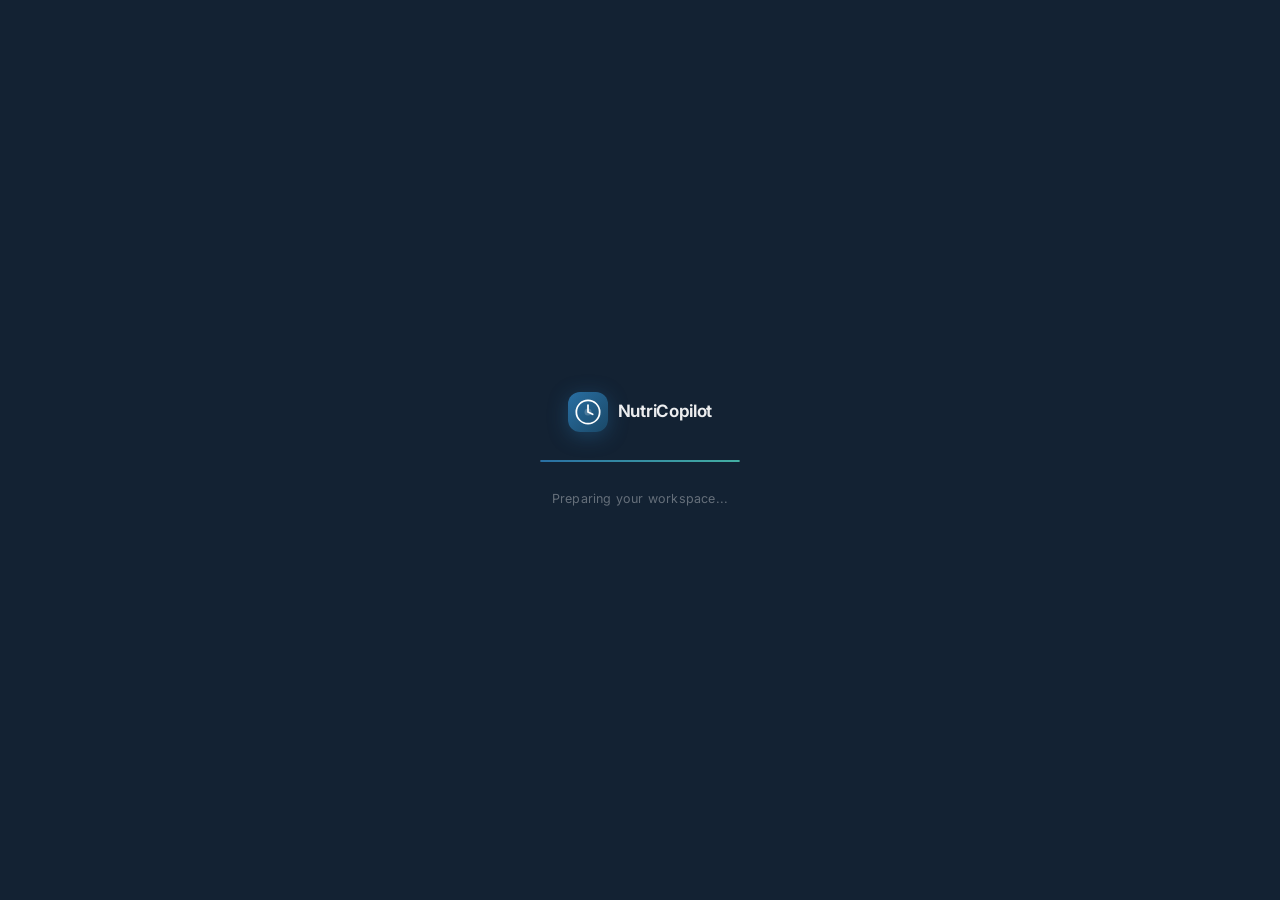
<file: index.html>
<!DOCTYPE html>
<html lang="en">
<head>
    <meta charset="UTF-8">
    <meta name="viewport" content="width=device-width, initial-scale=1.0">
    <title>NutriCopilot — AI Dietitian Assistant</title>
    <link rel="stylesheet" href="style.css">
    <link rel="preconnect" href="https://fonts.googleapis.com">
    <link rel="preconnect" href="https://fonts.gstatic.com" crossorigin>
    <link href="https://fonts.googleapis.com/css2?family=Inter:ital,opsz,wght@0,14..32,300;0,14..32,400;0,14..32,500;0,14..32,600;0,14..32,700;0,14..32,800&display=swap" rel="stylesheet">
    <style>
        .dashboard-transition {
            position: fixed;
            inset: 0;
            background: #132233;
            z-index: 10000;
            display: flex;
            align-items: center;
            justify-content: center;
            opacity: 1;
            pointer-events: all;
            transition: opacity 0.7s cubic-bezier(0.22, 1, 0.36, 1);
        }
        .dashboard-transition.done {
            opacity: 0;
            pointer-events: none;
        }
        .dash-transition-content {
            text-align: center;
            display: flex;
            flex-direction: column;
            align-items: center;
            gap: 28px;
            animation: dtFadeIn 0.5s ease;
        }
        @keyframes dtFadeIn {
            from { opacity: 0; transform: translateY(14px); }
            to { opacity: 1; transform: translateY(0); }
        }
        .dash-transition-logo {
            display: flex;
            align-items: center;
            gap: 10px;
            font-weight: 650;
            font-size: 17px;
            color: rgba(255,255,255,0.92);
            letter-spacing: -0.3px;
        }
        .dt-icon {
            width: 40px;
            height: 40px;
            display: flex;
            align-items: center;
            justify-content: center;
            background: linear-gradient(135deg, #296FA3 0%, #1A4867 100%);
            color: white;
            border-radius: 12px;
            box-shadow: 0 4px 20px rgba(41, 111, 163, 0.40);
        }
        .dash-transition-bar {
            width: 200px;
            height: 2px;
            background: rgba(255,255,255,0.08);
            border-radius: 1px;
            overflow: hidden;
        }
        .dash-transition-progress {
            height: 100%;
            width: 0%;
            background: linear-gradient(90deg, #296FA3, #43AFA3, #F6D85B);
            border-radius: 1px;
            animation: dtProgress 1.8s cubic-bezier(0.4, 0, 0.2, 1) forwards;
        }
        @keyframes dtProgress {
            0% { width: 0%; }
            40% { width: 60%; }
            100% { width: 100%; }
        }
        .dash-transition-text {
            font-size: 12.5px;
            color: rgba(255,255,255,0.35);
            letter-spacing: 0.2px;
        }
    </style>
</head>
<body>
    <!-- PAGE TRANSITION OVERLAY -->
    <div class="dashboard-transition" id="dashTransition">
        <div class="dash-transition-content">
            <div class="dash-transition-logo">
                <div class="dt-icon">
                    <svg width="28" height="28" viewBox="0 0 24 24" fill="none">
                        <circle cx="12" cy="12" r="10" stroke="currentColor" stroke-width="1.5"/>
                        <path d="M12 6v6l4 2" stroke="currentColor" stroke-width="1.5" stroke-linecap="round"/>
                        <circle cx="12" cy="12" r="3" fill="currentColor" opacity="0.2"/>
                    </svg>
                </div>
                <span>NutriCopilot</span>
            </div>
            <div class="dash-transition-bar">
                <div class="dash-transition-progress"></div>
            </div>
            <p class="dash-transition-text">Preparing your workspace...</p>
        </div>
    </div>

    <div class="app-container">
        <!-- CENTER MAIN AREA -->
        <main class="main-content" id="mainContent">

            <header class="workspace-topbar">
                <div class="patient-controls">
                    <div class="patient-select-wrap" id="patientSelectWrap">
                        <button class="patient-select-btn" id="patientSelectBtn" aria-haspopup="listbox" aria-expanded="false">
                            <span class="top-patient-avatar" id="topPatientAvatar">RS</span>
                            <span class="top-patient-label" id="topPatientLabel">Rajesh Sharma</span>
                            <svg width="14" height="14" viewBox="0 0 24 24" fill="none" stroke="currentColor" stroke-width="2.4">
                                <polyline points="6 9 12 15 18 9"/>
                            </svg>
                        </button>
                        <div class="patient-dropdown-menu hidden" id="patientDropdownMenu" role="listbox"></div>
                    </div>

                    <div class="patient-search-wrap">
                        <svg width="15" height="15" viewBox="0 0 24 24" fill="none" stroke="currentColor" stroke-width="2">
                            <circle cx="11" cy="11" r="8"/>
                            <path d="M21 21l-4.35-4.35"/>
                        </svg>
                        <input class="patient-search" id="topPatientSearch" type="search" placeholder="Search patients...">
                        <div class="patient-search-results hidden" id="patientSearchResults"></div>
                    </div>
                </div>

                <div class="workspace-brand">
                    <div class="workspace-brand-icon">
                        <svg width="17" height="17" viewBox="0 0 24 24" fill="none" stroke="currentColor" stroke-width="1.8">
                            <circle cx="12" cy="12" r="10"/>
                            <path d="M12 6v6l4 2" stroke-linecap="round"/>
                        </svg>
                    </div>
                    <span>NutriCopilot</span>
                </div>

                <div class="doctor-top-profile">
                    <span class="doctor-status-dot"></span>
                    <span>Dr. Priya Sharma</span>
                </div>
            </header>

            <!-- Welcome State -->
            <div class="welcome-state" id="welcomeState">
                <div class="greeting-section">
                    <h1 class="greeting" id="greeting">Good Evening, Dr. Sharma</h1>
                    <p class="greeting-sub">Begin patient intake or review a clinical nutrition prescription</p>
                </div>

                <div class="copilot-empty-note">
                    <strong>Upload a clinical report to begin AI-assisted nutrition planning.</strong>
                    <span>After report analysis, complete patient context to generate a weekly diet plan.</span>
                    <div class="copilot-visual-strip" aria-hidden="true">
                        <i class="visual-meal visual-report"></i>
                        <i class="visual-meal visual-bowl"></i>
                        <i class="visual-meal visual-plate"></i>
                    </div>
                </div>

                <div class="prompt-container" id="promptContainer">
                    <div class="prompt-box">
                        <div class="prompt-upload-area" id="dropZone">
                            <div class="drop-indicator" id="dropIndicator">
                                <svg width="32" height="32" viewBox="0 0 24 24" fill="none" stroke="currentColor" stroke-width="1.5">
                                    <path d="M21 15v4a2 2 0 0 1-2 2H5a2 2 0 0 1-2-2v-4"/>
                                    <polyline points="17,8 12,3 7,8"/>
                                    <line x1="12" y1="3" x2="12" y2="15"/>
                                </svg>
                                <span>Drop clinical report here</span>
                            </div>
                        </div>
                        <div class="prompt-input-wrapper">
                            <button class="prompt-action-btn upload-btn" id="uploadBtn" title="Upload Report">
                                <svg width="18" height="18" viewBox="0 0 24 24" fill="none" stroke="currentColor" stroke-width="2">
                                    <path d="M21.44 11.05l-9.19 9.19a6 6 0 0 1-8.49-8.49l9.19-9.19a4 4 0 0 1 5.66 5.66l-9.2 9.19a2 2 0 0 1-2.83-2.83l8.49-8.48"/>
                                </svg>
                            </button>
                            <textarea class="prompt-input" id="promptInput" placeholder="Add clinical notes or upload patient report..." rows="1"></textarea>
                            <button class="prompt-action-btn voice-btn" id="voiceBtn" title="Voice Input">
                                <svg width="18" height="18" viewBox="0 0 24 24" fill="none" stroke="currentColor" stroke-width="2">
                                    <path d="M12 1a3 3 0 0 0-3 3v8a3 3 0 0 0 6 0V4a3 3 0 0 0-3-3z"/>
                                    <path d="M19 10v2a7 7 0 0 1-14 0v-2"/>
                                    <line x1="12" y1="19" x2="12" y2="23"/>
                                    <line x1="8" y1="23" x2="16" y2="23"/>
                                </svg>
                            </button>
                            <button class="generate-btn" id="generateBtn" title="Generate">
                                <svg width="18" height="18" viewBox="0 0 24 24" fill="none" stroke="currentColor" stroke-width="2">
                                    <line x1="22" y1="2" x2="11" y2="13"/>
                                    <polygon points="22,2 15,22 11,13 2,9"/>
                                </svg>
                            </button>
                        </div>
                    </div>
                </div>
            </div>

            <!-- Upload Review State -->
            <div class="upload-review-state hidden" id="uploadReviewState">
                <div class="upload-review-content" id="uploadReviewContent">
                    <!-- Dynamically populated by JS -->
                </div>
            </div>

            <!-- Chat/Conversation State -->
            <div class="chat-state hidden" id="chatState">
                <div class="chat-messages" id="chatMessages"></div>

                <div class="chat-input-container">
                    <div class="prompt-box">
                        <div class="prompt-input-wrapper">
                            <button class="prompt-action-btn upload-btn" id="chatUploadBtn" title="Upload Report">
                                <svg width="18" height="18" viewBox="0 0 24 24" fill="none" stroke="currentColor" stroke-width="2">
                                    <path d="M21.44 11.05l-9.19 9.19a6 6 0 0 1-8.49-8.49l9.19-9.19a4 4 0 0 1 5.66 5.66l-9.2 9.19a2 2 0 0 1-2.83-2.83l8.49-8.48"/>
                                </svg>
                            </button>
                            <textarea class="prompt-input" id="chatInput" placeholder="Add review notes or modify recommendation..." rows="1"></textarea>
                            <button class="generate-btn" id="chatSendBtn" title="Send">
                                <svg width="18" height="18" viewBox="0 0 24 24" fill="none" stroke="currentColor" stroke-width="2">
                                    <line x1="22" y1="2" x2="11" y2="13"/>
                                    <polygon points="22,2 15,22 11,13 2,9"/>
                                </svg>
                            </button>
                        </div>
                    </div>
                </div>
            </div>
            <input type="file" id="fileInput" accept=".pdf,.jpg,.png,.jpeg" hidden>
        </main>

    </div>

    <!-- Mobile overlay -->
    <div class="mobile-overlay hidden" id="mobileOverlay"></div>

    <!-- Add Patient Modal -->
    <div class="add-patient-overlay hidden" id="addPatientOverlay" aria-modal="true" role="dialog" aria-labelledby="addPatientTitle">
        <form class="add-patient-dialog" id="addPatientForm">
            <div class="add-patient-header">
                <div>
                    <span class="context-review-eyebrow">New Patient</span>
                    <h2 id="addPatientTitle">Create Patient</h2>
                    <p>Add a patient record to start a clinical nutrition workflow.</p>
                </div>
                <button class="context-review-close" id="addPatientClose" type="button" aria-label="Close add patient form">
                    <svg width="17" height="17" viewBox="0 0 24 24" fill="none" stroke="currentColor" stroke-width="2">
                        <path d="M18 6L6 18M6 6l12 12"/>
                    </svg>
                </button>
            </div>
            <div class="add-patient-body">
                <label><span>Patient name</span><input name="name" required placeholder="Full name"></label>
                <label><span>Age</span><input name="age" inputmode="numeric" placeholder="Age"></label>
                <label><span>Gender</span><select name="gender"><option>Female</option><option>Male</option><option>Other</option></select></label>
                <label><span>Phone/email</span><input name="contact" placeholder="Optional"></label>
                <label><span>Medical condition</span><input name="condition" placeholder="e.g. Diabetes, hypertension"></label>
                <label><span>Diet preference</span><select name="diet"><option>Vegetarian</option><option>Non-vegetarian</option><option>Vegan</option><option>Eggetarian</option><option>Jain</option><option>Other</option></select></label>
                <label class="add-patient-wide"><span>Notes</span><textarea name="notes" placeholder="Clinical notes or nutrition context"></textarea></label>
            </div>
            <div class="add-patient-actions">
                <button class="ctx-cancel-btn" id="addPatientCancel" type="button">Cancel</button>
                <button class="ctx-approve-btn" type="submit">Create Patient</button>
            </div>
        </form>
    </div>

    <!-- Patient Context Review Modal -->
    <div class="context-review-overlay hidden" id="contextReviewOverlay" aria-modal="true" role="dialog" aria-labelledby="contextReviewTitle">
        <div class="context-review-dialog" id="contextReviewDialog">
            <div class="context-review-header">
                <div>
                    <span class="context-review-eyebrow">Patient Context</span>
                    <h2 id="contextReviewTitle">Complete Patient Context</h2>
                    <p>Complete preferences, restrictions, routine, and doctor notes before plan generation</p>
                </div>
                <button class="context-review-close" id="contextReviewClose" aria-label="Close patient context review">
                    <svg width="17" height="17" viewBox="0 0 24 24" fill="none" stroke="currentColor" stroke-width="2">
                        <path d="M18 6L6 18M6 6l12 12"/>
                    </svg>
                </button>
            </div>
            <div class="context-review-body" id="contextReviewModalBody">
                <!-- populated by JS -->
            </div>
            <div class="context-review-actions ctx-review-foot" id="ctxReviewFooter">
                <!-- populated by JS -->
            </div>
        </div>
    </div>

    <!-- Biomarker Review Drawer -->
    <div class="bm-drawer-overlay hidden" id="bmDrawerOverlay">
        <div class="bm-drawer" id="bmDrawer">
            <div class="bm-drawer-header">
                <div class="bm-drawer-title-block">
                    <h3>Extracted Biomarkers</h3>
                    <div class="bm-drawer-summary">
                        <span class="bm-total-count">16 detected</span>
                        <span class="bm-abnormal-count">8 abnormal</span>
                    </div>
                </div>
                <button class="bm-drawer-close" id="bmDrawerClose">
                    <svg width="16" height="16" viewBox="0 0 24 24" fill="none" stroke="currentColor" stroke-width="2">
                        <path d="M18 6L6 18M6 6l12 12"/>
                    </svg>
                </button>
            </div>
            <div class="bm-group-tabs" id="bmGroupTabs">
                <button class="bm-group-tab active" data-group="metabolic">Metabolic</button>
                <button class="bm-group-tab" data-group="cardiovascular">Cardiovascular</button>
                <button class="bm-group-tab" data-group="nutritional">Nutritional</button>
                <button class="bm-group-tab" data-group="kidney">Kidney</button>
                <button class="bm-group-tab" data-group="liver">Liver</button>
            </div>
            <div class="bm-drawer-body" id="bmDrawerBody">
                <!-- populated by JS -->
            </div>
        </div>
    </div>

    <script src="script.js"></script>
    <script>
        // Dashboard entry: fade out the loading screen
        window.addEventListener('DOMContentLoaded', () => {
            const t = document.getElementById('dashTransition');
            if (t) {
                setTimeout(() => {
                    t.classList.add('done');
                    setTimeout(() => t.remove(), 700);
                }, 1800);
            }
        });
    </script>
    <script>
    (function () {
        const profileArea = document.getElementById('sidebarProfile');
        const menu = document.getElementById('profileMenu');
        const profileBtn = document.getElementById('profileMenuBtn');
        const logoutBtn = document.getElementById('logoutBtn');
        if (!profileArea || !menu) return;

        function openMenu() {
            const rect = profileArea.getBoundingClientRect();
            menu.style.bottom = (window.innerHeight - rect.top + 6) + 'px';
            menu.style.left = rect.left + 'px';
            menu.style.width = rect.width + 'px';
            menu.classList.add('is-open');
            if (profileBtn) profileBtn.setAttribute('aria-expanded', 'true');
            profileArea.classList.add('menu-open');
        }

        function closeMenu() {
            menu.classList.remove('is-open');
            if (profileBtn) profileBtn.setAttribute('aria-expanded', 'false');
            profileArea.classList.remove('menu-open');
        }

        profileArea.addEventListener('click', function (e) {
            e.stopPropagation();
            menu.classList.contains('is-open') ? closeMenu() : openMenu();
        });

        document.addEventListener('click', function (e) {
            if (!profileArea.contains(e.target) && !menu.contains(e.target)) closeMenu();
        });

        document.addEventListener('keydown', function (e) {
            if (e.key === 'Escape') closeMenu();
        });

        logoutBtn && logoutBtn.addEventListener('click', function () {
            closeMenu();
            if (typeof navigateTo === 'function') navigateTo('login.html');
            else window.location.href = 'login.html';
        });

        const settingsItem = document.getElementById('settingsMenuItem');
        settingsItem && settingsItem.addEventListener('click', closeMenu);
    })();
    </script>
</body>
</html>
</file>
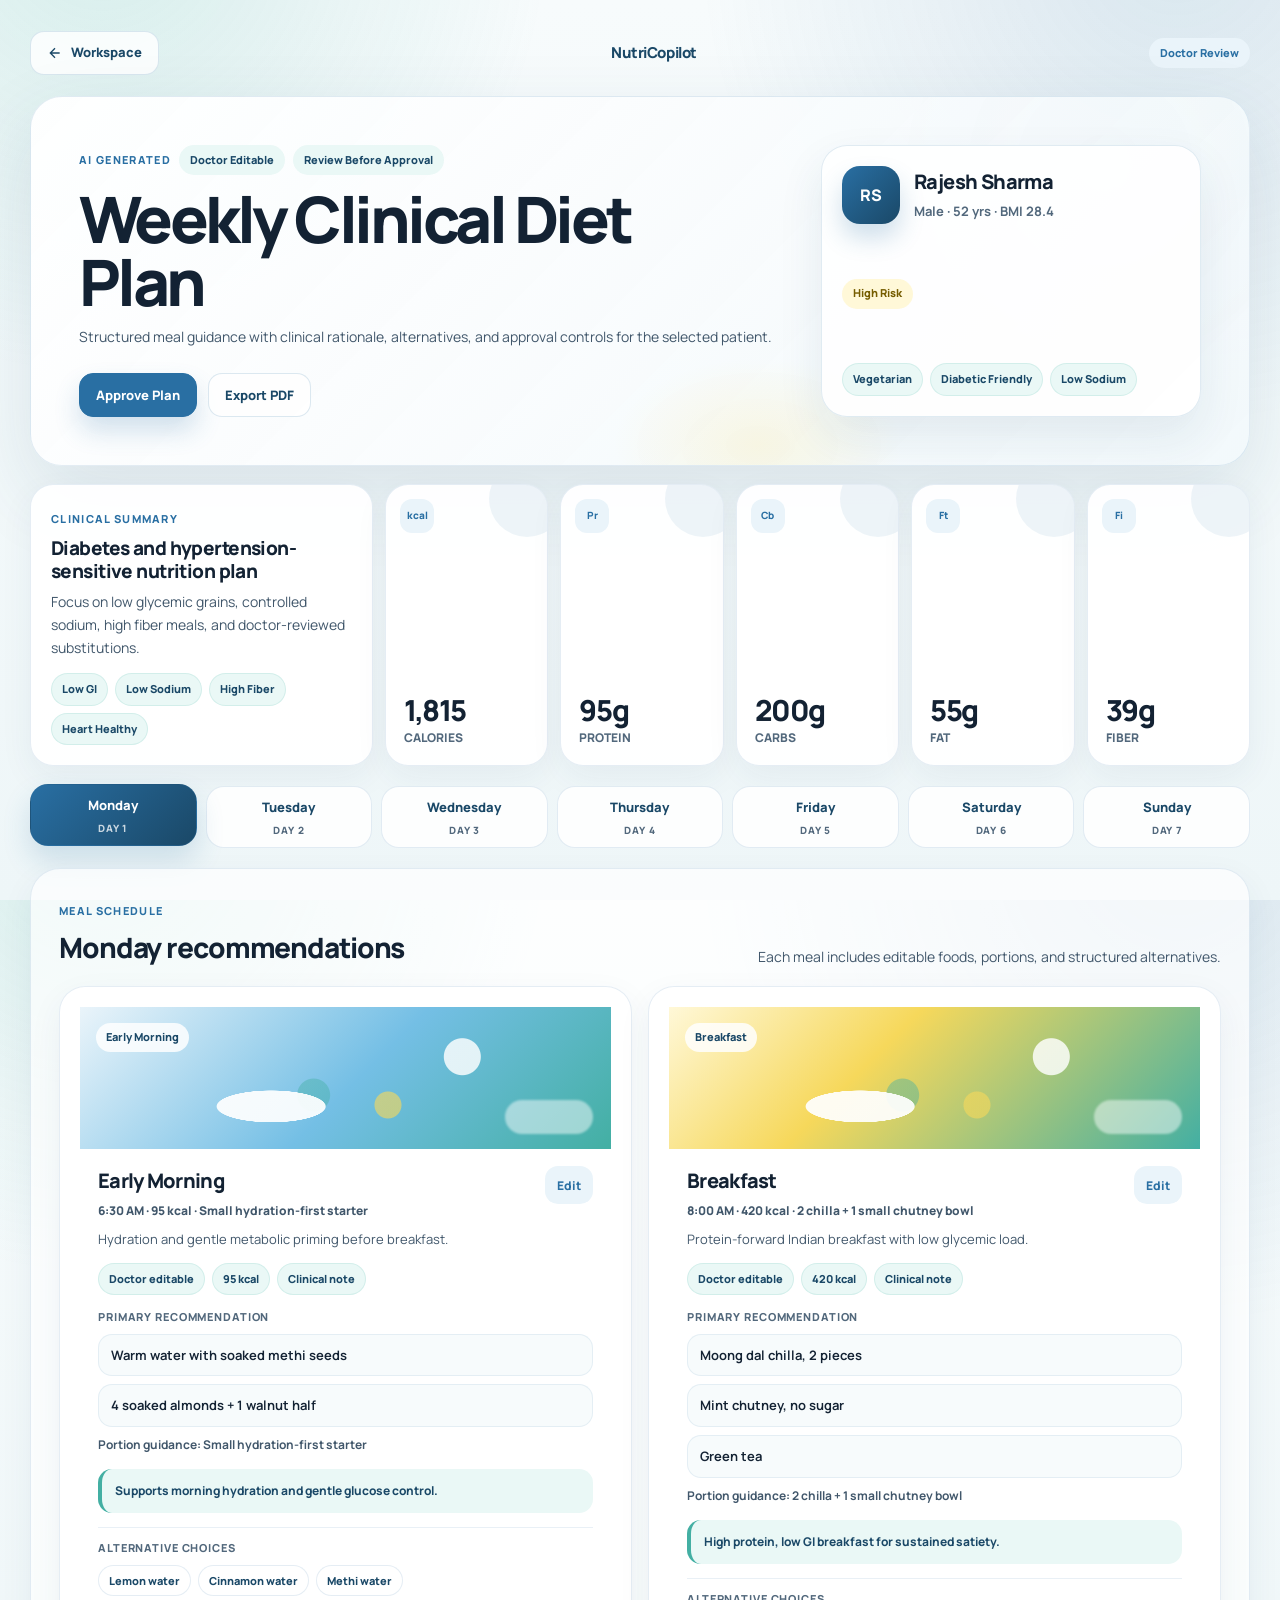
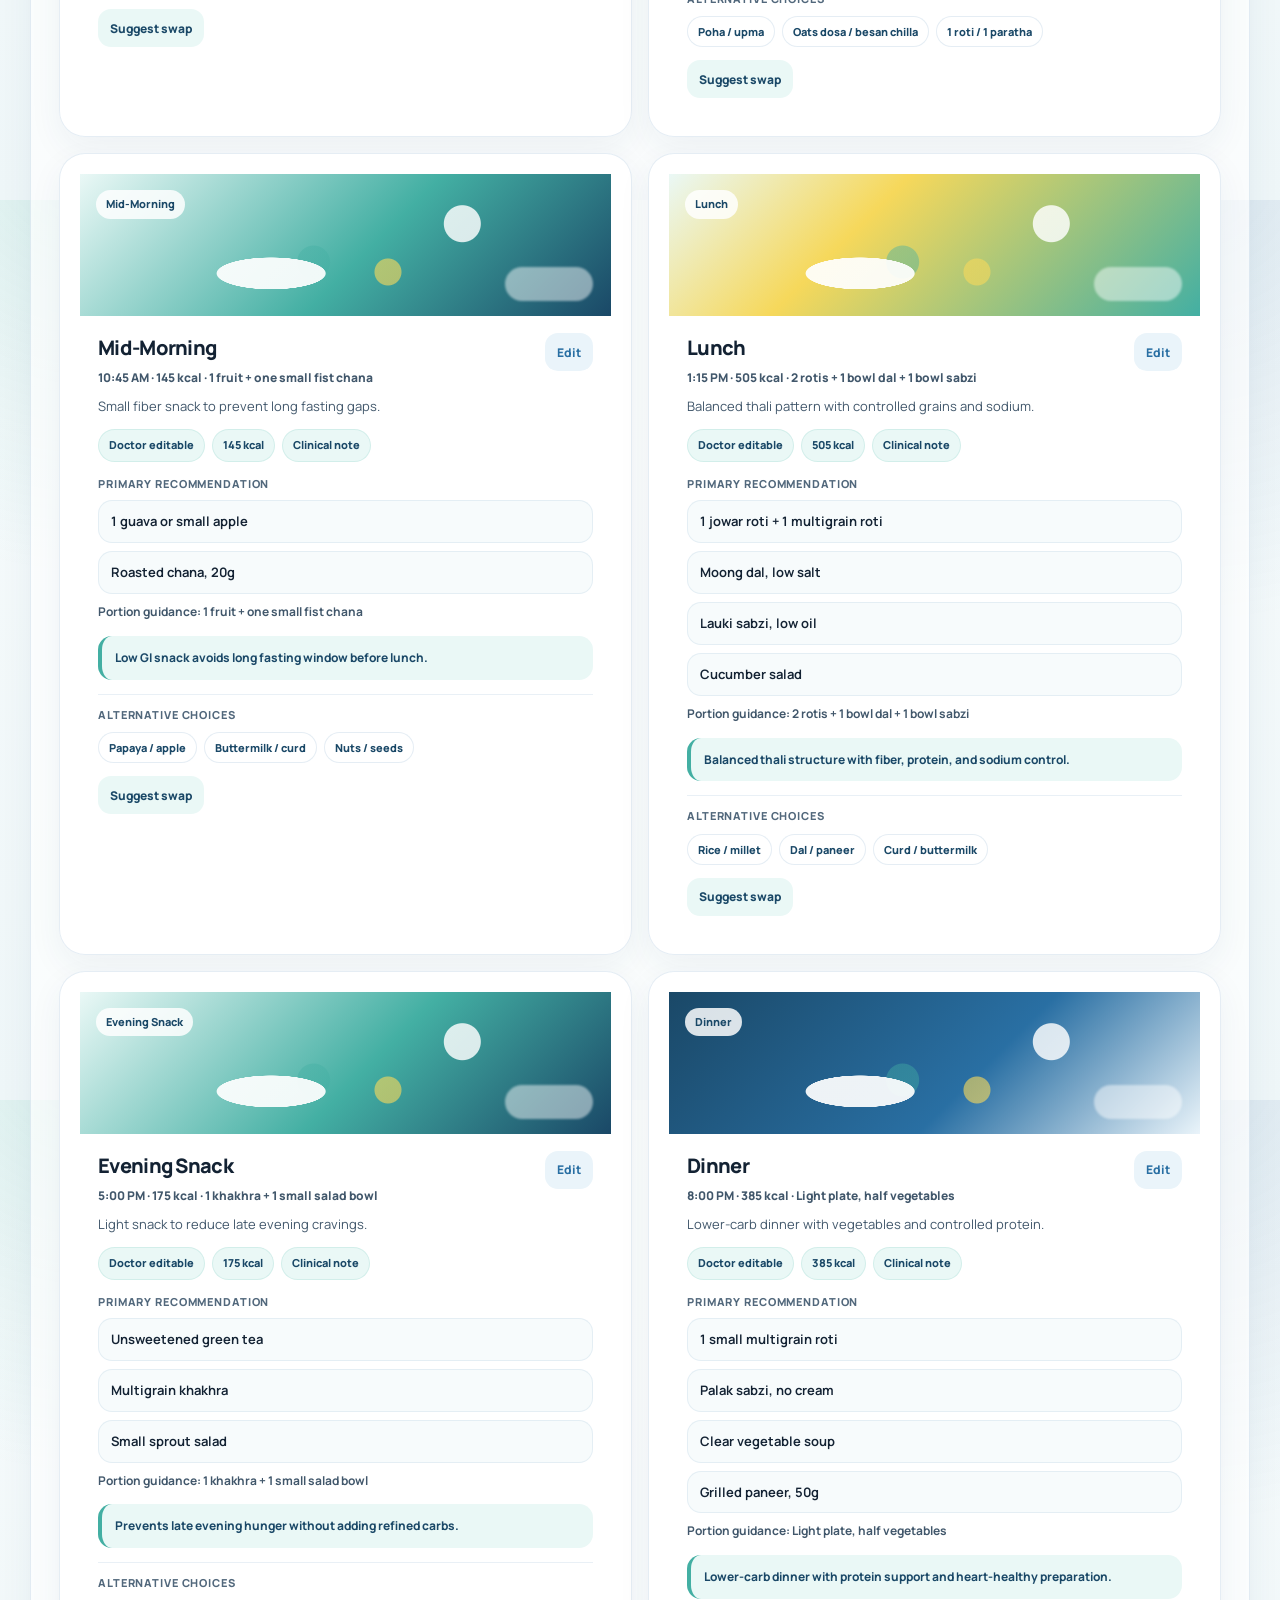
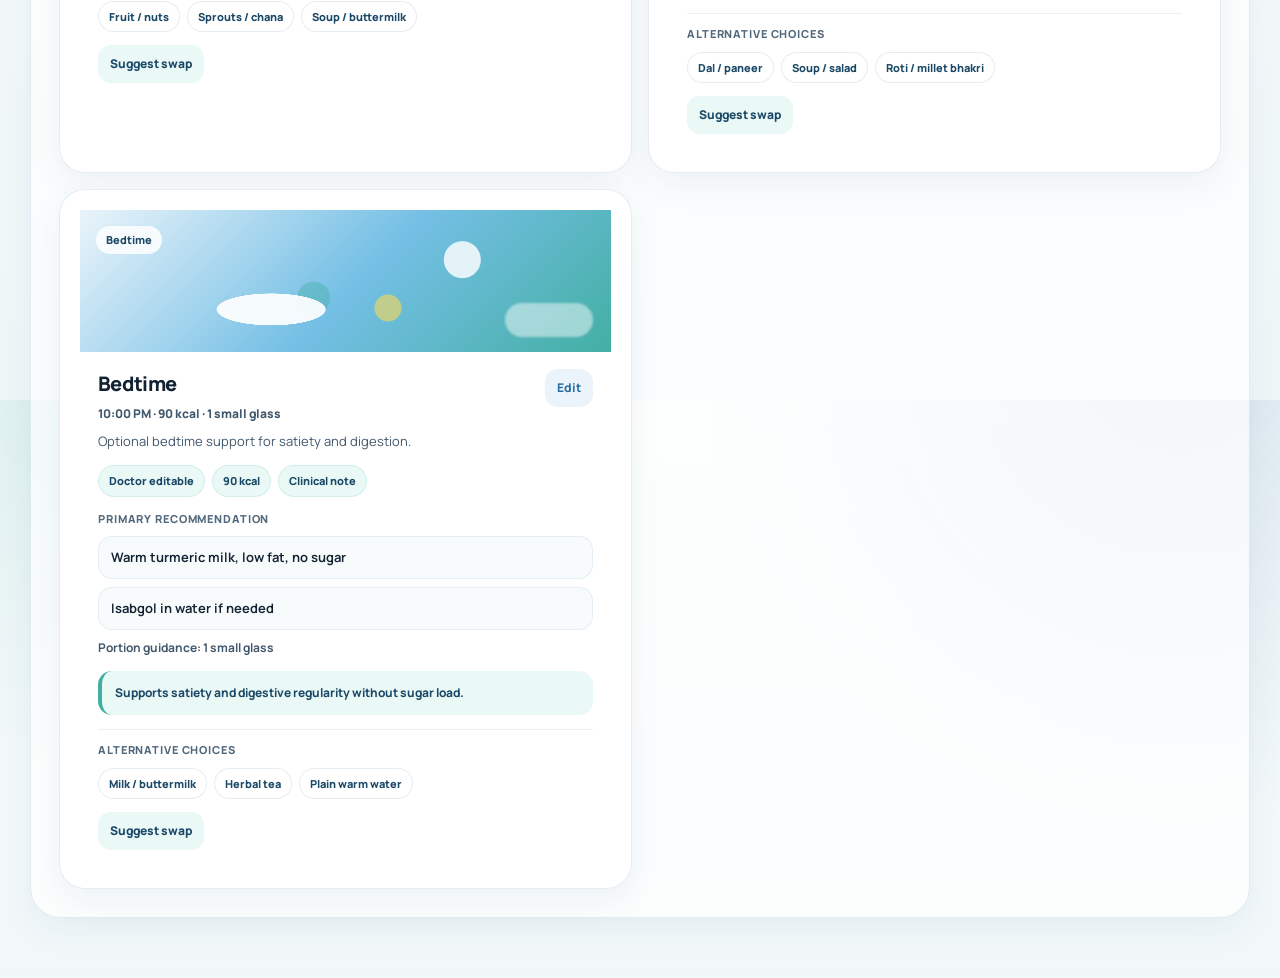
<file: diet-plan.html>
<!DOCTYPE html>
<html lang="en">
<head>
    <meta charset="UTF-8">
    <meta name="viewport" content="width=device-width, initial-scale=1.0">
    <title>NutriCopilot — Clinical Diet Plan</title>
    <link rel="preconnect" href="https://fonts.googleapis.com">
    <link rel="preconnect" href="https://fonts.gstatic.com" crossorigin>
    <link href="https://fonts.googleapis.com/css2?family=Manrope:wght@400;500;600;700;800&display=swap" rel="stylesheet">
    <link rel="stylesheet" href="style.css">
    <link rel="stylesheet" href="diet-plan.css">
</head>
<body class="plan-page-body">
    <main class="plan-page-shell">
        <header class="plan-topbar">
            <a class="plan-back-link" href="index.html">
                <svg width="16" height="16" viewBox="0 0 24 24" fill="none" stroke="currentColor" stroke-width="2"><path d="M19 12H5M12 19l-7-7 7-7"/></svg>
                Workspace
            </a>
            <div class="plan-brand-mark">NutriCopilot</div>
            <div class="plan-status-pill">Doctor Review</div>
        </header>

        <section class="plan-hero">
            <div class="plan-hero-copy">
                <div class="plan-badge-row">
                    <span class="plan-eyebrow">AI generated</span>
                    <span class="plan-soft-badge">Doctor Editable</span>
                    <span class="plan-soft-badge">Review Before Approval</span>
                </div>
                <h1>Weekly Clinical Diet Plan</h1>
                <p>Structured meal guidance with clinical rationale, alternatives, and approval controls for the selected patient.</p>
                <div class="plan-hero-actions">
                    <button class="plan-primary-btn" id="approvePlanBtn">Approve Plan</button>
                    <button class="plan-secondary-btn" id="exportPlanBtn">Export PDF</button>
                </div>
            </div>
            <div class="plan-patient-card">
                <div class="plan-patient-main">
                    <div class="plan-avatar" id="planAvatar">RS</div>
                    <div>
                        <h2 id="planPatientName">Rajesh Sharma</h2>
                        <p id="planPatientMeta">Male · 52 yrs · BMI 28.4</p>
                    </div>
                </div>
                <div class="plan-risk-chip">High Risk</div>
                <div class="plan-patient-tags">
                    <span>Vegetarian</span>
                    <span>Diabetic Friendly</span>
                    <span>Low Sodium</span>
                </div>
            </div>
        </section>

        <section class="plan-summary-grid">
            <article class="clinical-summary-card">
                <span class="plan-card-label">Clinical Summary</span>
                <h3>Diabetes and hypertension-sensitive nutrition plan</h3>
                <p>Focus on low glycemic grains, controlled sodium, high fiber meals, and doctor-reviewed substitutions.</p>
                <div class="plan-tag-row">
                    <span>Low GI</span><span>Low Sodium</span><span>High Fiber</span><span>Heart Healthy</span>
                </div>
            </article>
            <article class="nutrition-card"><i>kcal</i><strong>1,815</strong><span>Calories</span></article>
            <article class="nutrition-card"><i>Pr</i><strong>95g</strong><span>Protein</span></article>
            <article class="nutrition-card"><i>Cb</i><strong>200g</strong><span>Carbs</span></article>
            <article class="nutrition-card"><i>Ft</i><strong>55g</strong><span>Fat</span></article>
            <article class="nutrition-card"><i>Fi</i><strong>39g</strong><span>Fiber</span></article>
        </section>

        <nav class="plan-day-tabs" id="planDayTabs" aria-label="Weekly plan days"></nav>

        <section class="meal-plan-section">
            <div class="meal-plan-heading">
                <div>
                    <span class="plan-eyebrow">Meal schedule</span>
                    <h2><span id="activeDayName">Monday</span> recommendations</h2>
                </div>
                <p>Each meal includes editable foods, portions, and structured alternatives.</p>
            </div>
            <div class="meal-card-grid" id="mealCardGrid"></div>
        </section>
    </main>
    <script src="diet-plan.js"></script>
</body>
</html>
</file>
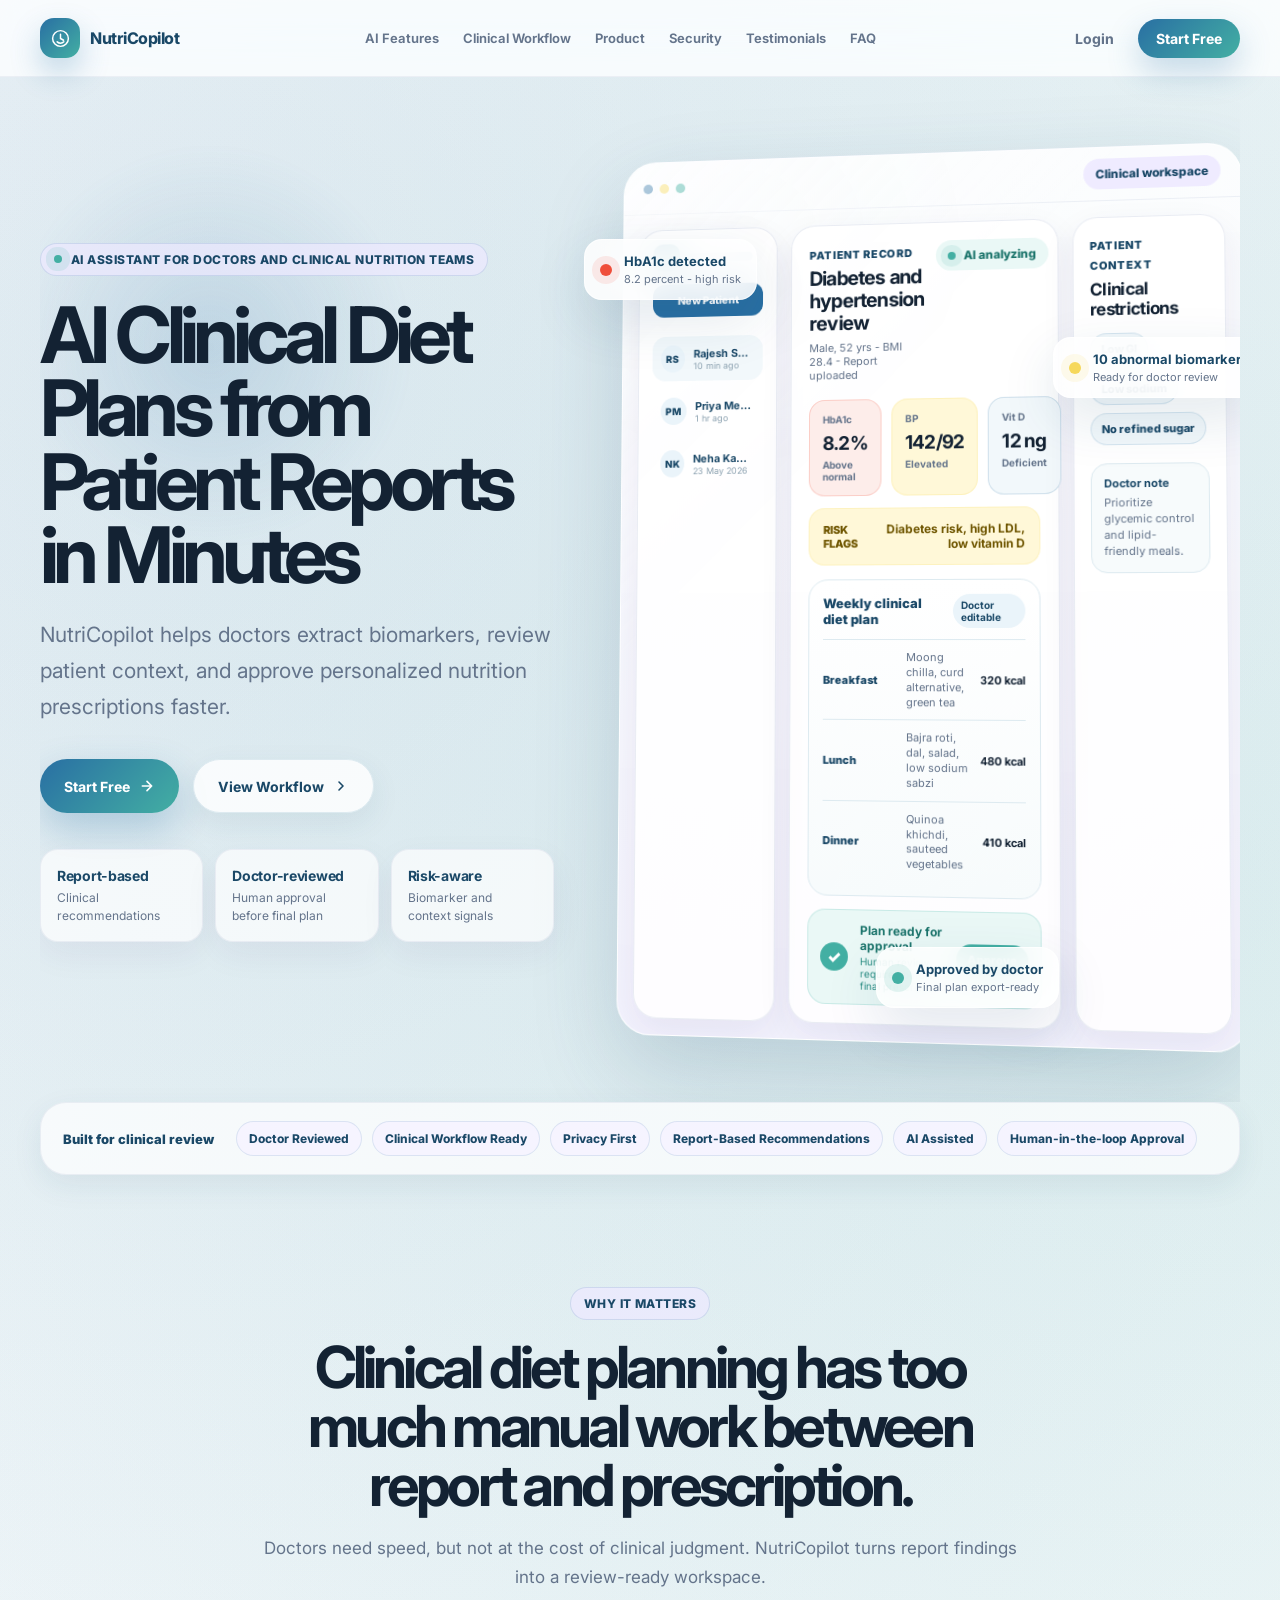
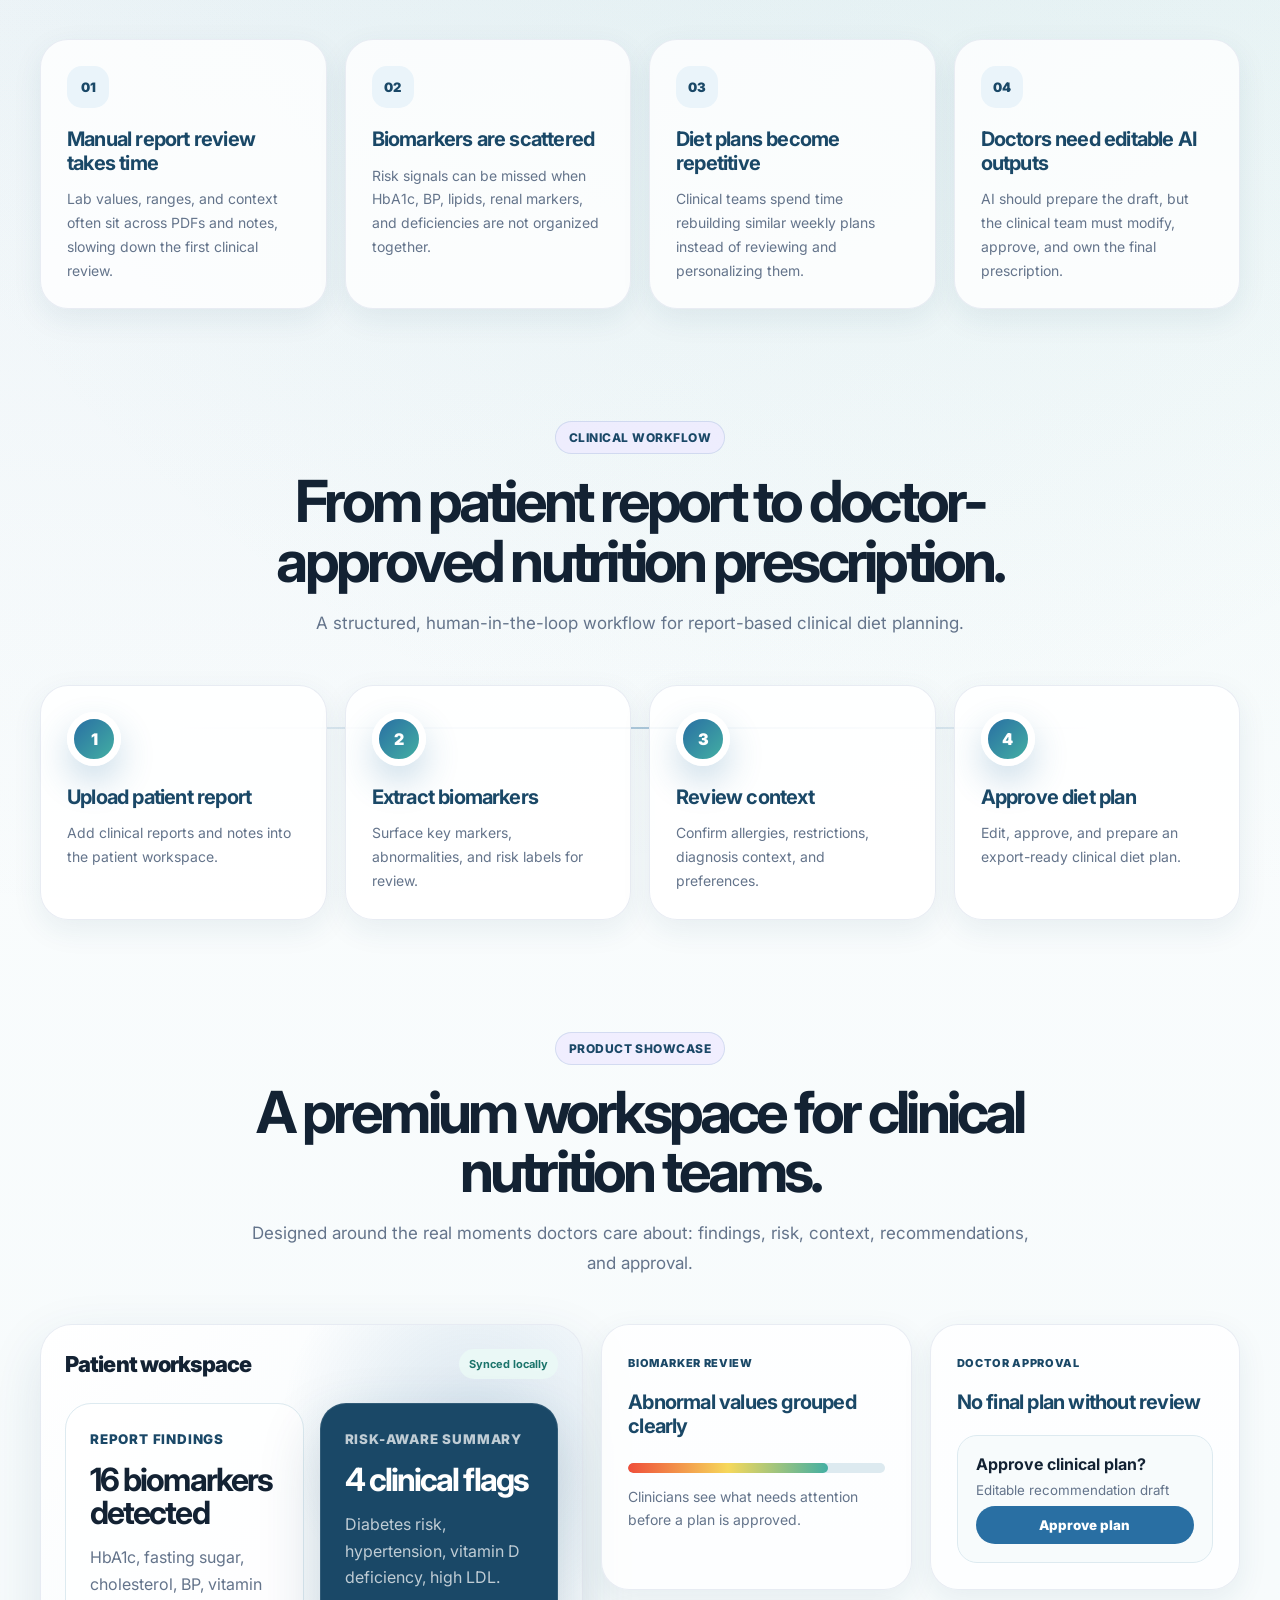
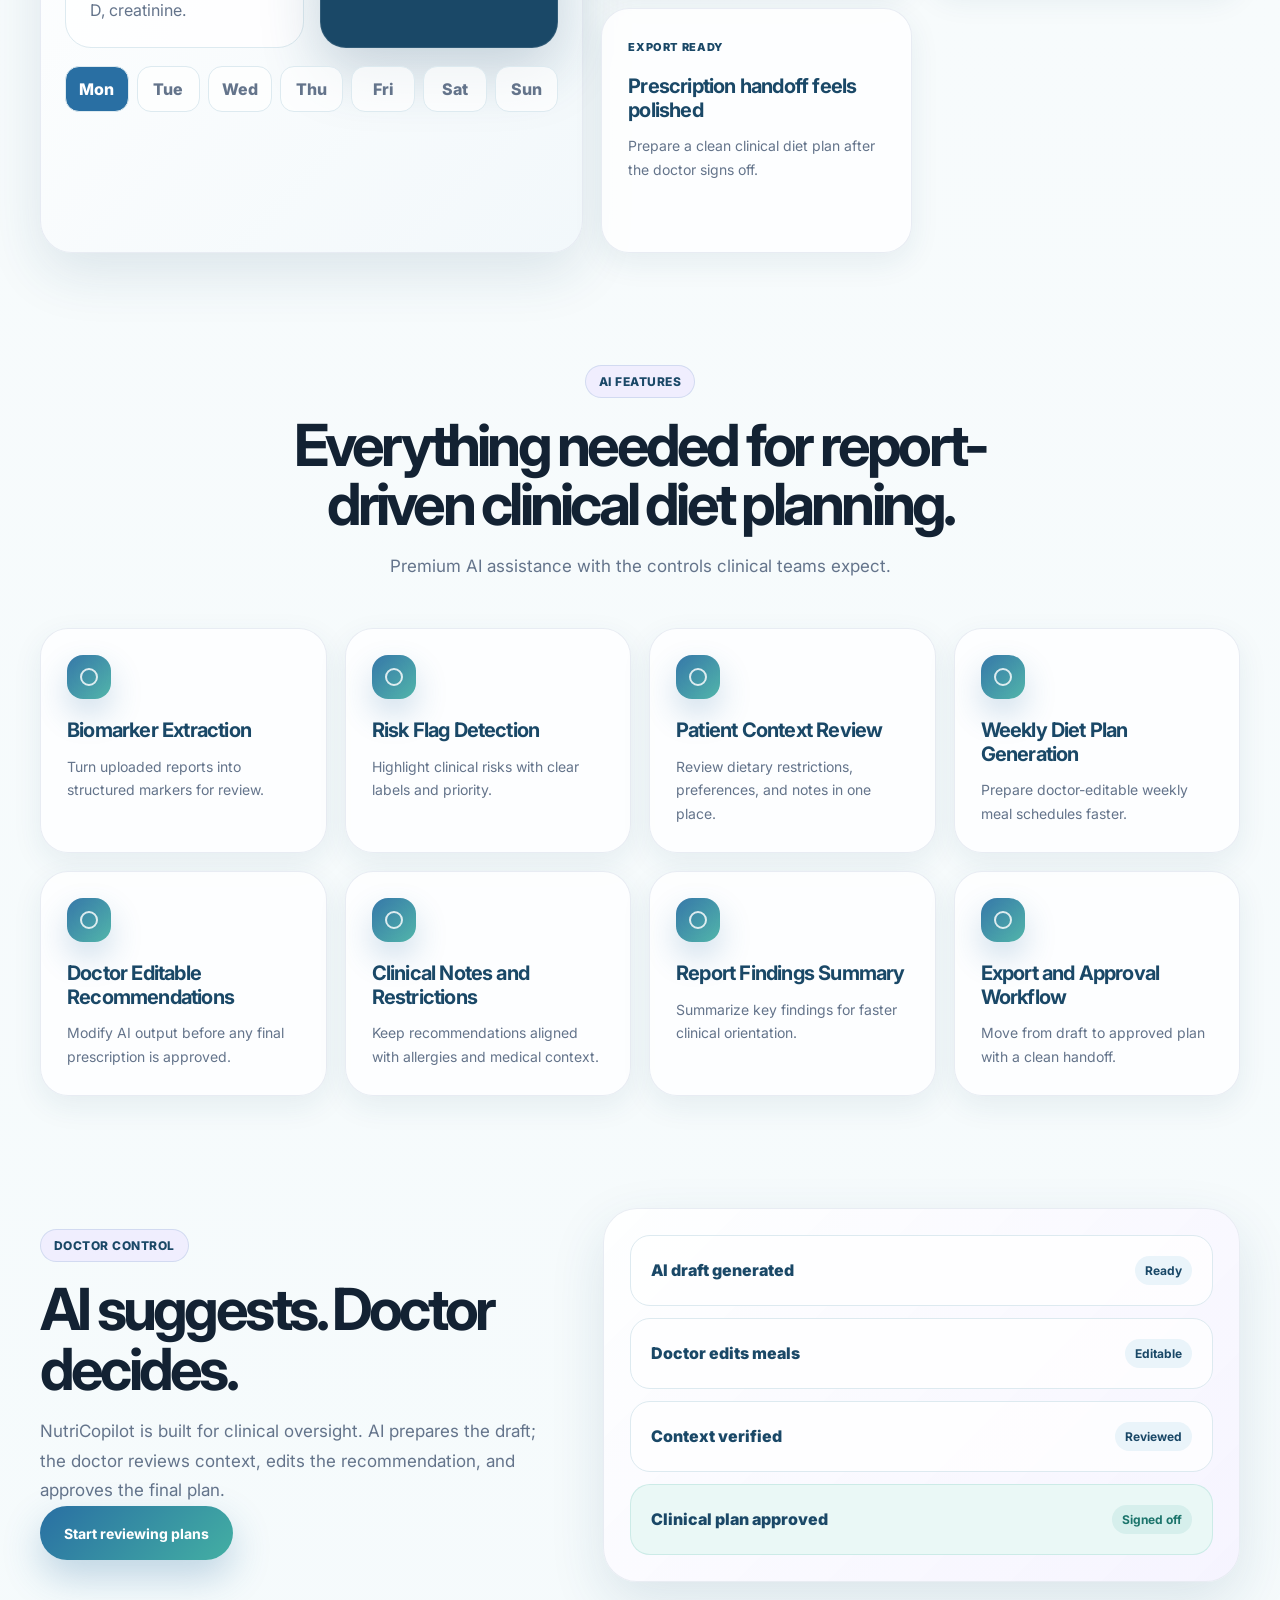
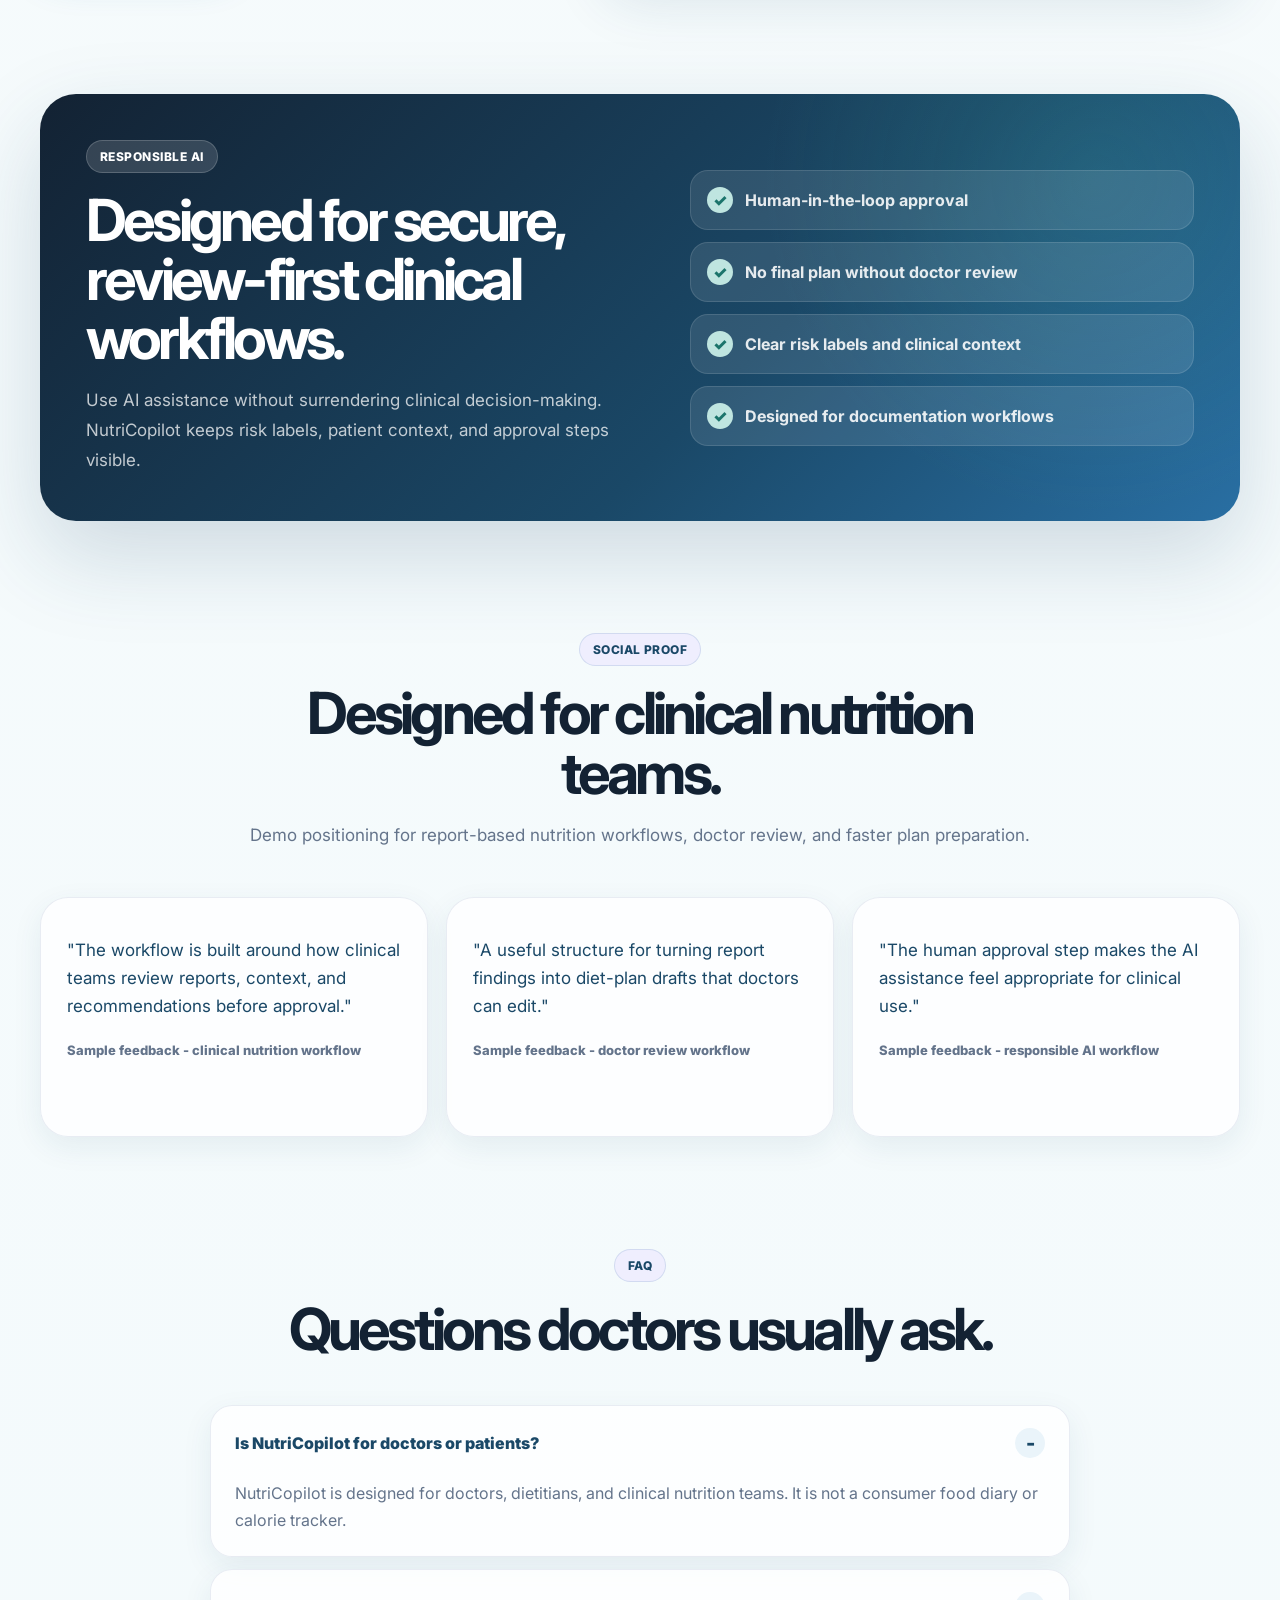
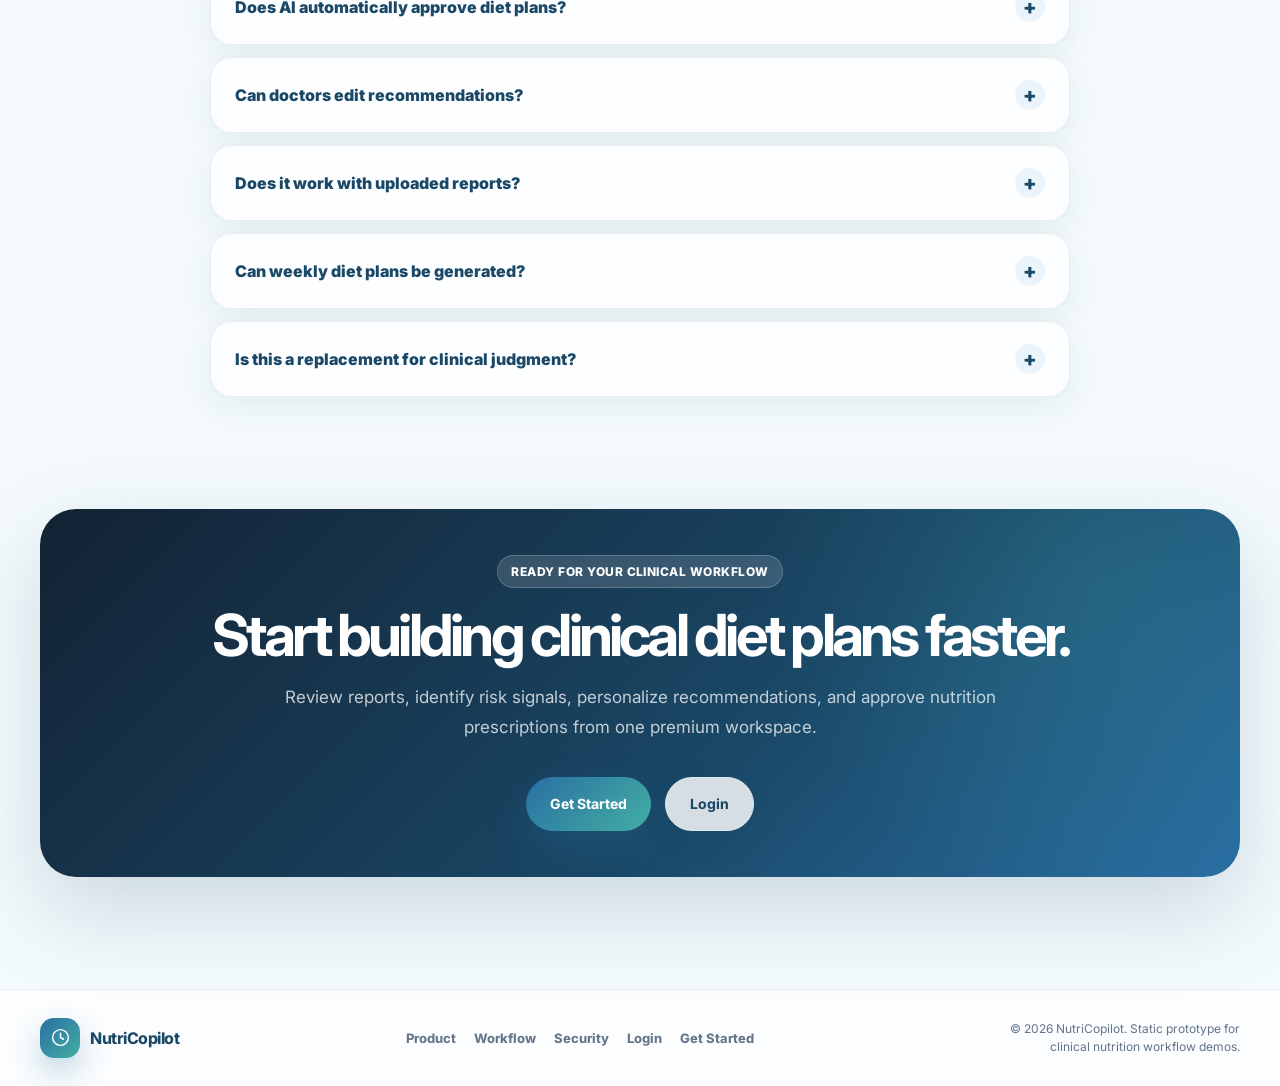
<file: landing.html>
<!DOCTYPE html>
<html lang="en">
<head>
    <meta charset="UTF-8">
    <meta name="viewport" content="width=device-width, initial-scale=1.0">
    <title>NutriCopilot - AI Clinical Nutrition Assistant</title>
    <link rel="preconnect" href="https://fonts.googleapis.com">
    <link rel="preconnect" href="https://fonts.gstatic.com" crossorigin>
    <link href="https://fonts.googleapis.com/css2?family=Inter:ital,opsz,wght@0,14..32,300;0,14..32,400;0,14..32,500;0,14..32,600;0,14..32,700;0,14..32,800&display=swap" rel="stylesheet">
    <link rel="stylesheet" href="landing.css">
</head>
<body>
    <div class="page-transition" id="pageTransition"></div>

    <nav class="nav" id="nav">
        <div class="nav-inner">
            <a href="landing.html" class="nav-logo" aria-label="NutriCopilot home">
                <span class="brand-mark">
                    <svg width="21" height="21" viewBox="0 0 24 24" fill="none" aria-hidden="true">
                        <circle cx="12" cy="12" r="9" stroke="currentColor" stroke-width="1.7"/>
                        <path d="M12 7v5l3.5 2" stroke="currentColor" stroke-width="1.7" stroke-linecap="round"/>
                        <path d="M8.2 15.8c1.1 1 2.4 1.5 3.8 1.5 1.5 0 2.8-.5 3.8-1.5" stroke="currentColor" stroke-width="1.7" stroke-linecap="round"/>
                    </svg>
                </span>
                <span>NutriCopilot</span>
            </a>

            <div class="nav-links" id="navLinks">
                <a href="#features">AI Features</a>
                <a href="#workflow">Clinical Workflow</a>
                <a href="#product">Product</a>
                <a href="#security">Security</a>
                <a href="#testimonials">Testimonials</a>
                <a href="#faq">FAQ</a>
            </div>

            <div class="nav-actions">
                <a href="login.html" class="nav-login">Login</a>
                <a href="signup.html" class="nav-cta">Start Free</a>
            </div>

            <button class="nav-mobile-toggle" id="mobileNavToggle" type="button" aria-label="Open menu" aria-expanded="false">
                <span></span><span></span><span></span>
            </button>
        </div>
    </nav>

    <div class="mobile-nav-drawer hidden" id="mobileNavDrawer">
        <a href="#features">AI Features</a>
        <a href="#workflow">Clinical Workflow</a>
        <a href="#product">Product</a>
        <a href="#security">Security</a>
        <a href="#testimonials">Testimonials</a>
        <a href="#faq">FAQ</a>
        <div class="mobile-nav-actions">
            <a href="login.html" class="nav-login">Login</a>
            <a href="signup.html" class="nav-cta">Start Free</a>
        </div>
    </div>

    <main>
        <section class="hero section-shell">
            <div class="hero-bg hero-bg-one"></div>
            <div class="hero-bg hero-bg-two"></div>

            <div class="hero-copy">
                <div class="eyebrow reveal">
                    <span class="pulse-dot"></span>
                    AI assistant for doctors and clinical nutrition teams
                </div>
                <h1 class="hero-title reveal">AI Clinical Diet Plans from Patient Reports in Minutes</h1>
                <p class="hero-subtitle reveal">
                    NutriCopilot helps doctors extract biomarkers, review patient context, and approve personalized nutrition prescriptions faster.
                </p>
                <div class="hero-actions reveal">
                    <a href="signup.html" class="btn btn-primary">
                        Start Free
                        <svg width="16" height="16" viewBox="0 0 24 24" fill="none" aria-hidden="true"><path d="M5 12h14m-7-7 7 7-7 7" stroke="currentColor" stroke-width="2.4" stroke-linecap="round" stroke-linejoin="round"/></svg>
                    </a>
                    <button class="btn btn-secondary" id="watchDemoBtn" type="button">
                        View Workflow
                        <svg width="16" height="16" viewBox="0 0 24 24" fill="none" aria-hidden="true"><path d="m9 18 6-6-6-6" stroke="currentColor" stroke-width="2.4" stroke-linecap="round" stroke-linejoin="round"/></svg>
                    </button>
                </div>
                <div class="hero-metrics reveal">
                    <div><strong>Report-based</strong><span>Clinical recommendations</span></div>
                    <div><strong>Doctor-reviewed</strong><span>Human approval before final plan</span></div>
                    <div><strong>Risk-aware</strong><span>Biomarker and context signals</span></div>
                </div>
            </div>

            <div class="hero-visual reveal" aria-label="NutriCopilot product mockup">
                <div class="orbit-card orbit-card-left">
                    <span class="chip-icon red"></span>
                    <div>
                        <strong>HbA1c detected</strong>
                        <small>8.2 percent - high risk</small>
                    </div>
                </div>
                <div class="orbit-card orbit-card-right">
                    <span class="chip-icon amber"></span>
                    <div>
                        <strong>10 abnormal biomarkers</strong>
                        <small>Ready for doctor review</small>
                    </div>
                </div>
                <div class="orbit-card orbit-card-bottom">
                    <span class="chip-icon green"></span>
                    <div>
                        <strong>Approved by doctor</strong>
                        <small>Final plan export-ready</small>
                    </div>
                </div>

                <div class="product-frame">
                    <div class="frame-top">
                        <div class="window-dots"><span></span><span></span><span></span></div>
                        <span class="secure-pill">Clinical workspace</span>
                    </div>
                    <div class="app-mock">
                        <aside class="mock-sidebar">
                            <div class="mock-logo-row"><span></span><b></b></div>
                            <button class="mock-new">New Patient</button>
                            <div class="mock-patient active"><span>RS</span><p><b>Rajesh Sharma</b><small>10 min ago</small></p></div>
                            <div class="mock-patient"><span>PM</span><p><b>Priya Mehta</b><small>1 hr ago</small></p></div>
                            <div class="mock-patient"><span>NK</span><p><b>Neha Kapoor</b><small>23 May 2026</small></p></div>
                        </aside>
                        <section class="mock-main">
                            <div class="mock-header">
                                <div>
                                    <span class="mock-kicker">Patient record</span>
                                    <h3>Diabetes and hypertension review</h3>
                                    <p>Male, 52 yrs - BMI 28.4 - Report uploaded</p>
                                </div>
                                <span class="ai-status"><i></i> AI analyzing</span>
                            </div>
                            <div class="biomarker-grid">
                                <div class="bio-card danger"><span>HbA1c</span><strong>8.2%</strong><small>Above normal</small></div>
                                <div class="bio-card warning"><span>BP</span><strong>142/92</strong><small>Elevated</small></div>
                                <div class="bio-card low"><span>Vit D</span><strong>12 ng</strong><small>Deficient</small></div>
                            </div>
                            <div class="risk-banner">
                                <span>Risk flags</span>
                                <b>Diabetes risk, high LDL, low vitamin D</b>
                            </div>
                            <div class="plan-preview">
                                <div class="plan-head">
                                    <span>Weekly clinical diet plan</span>
                                    <b>Doctor editable</b>
                                </div>
                                <div class="meal-row"><span>Breakfast</span><p>Moong chilla, curd alternative, green tea</p><b>320 kcal</b></div>
                                <div class="meal-row"><span>Lunch</span><p>Bajra roti, dal, salad, low sodium sabzi</p><b>480 kcal</b></div>
                                <div class="meal-row"><span>Dinner</span><p>Quinoa khichdi, sauteed vegetables</p><b>410 kcal</b></div>
                            </div>
                            <div class="approval-strip">
                                <span class="approval-check">✓</span>
                                <p><strong>Plan ready for approval</strong><small>Human review required before final prescription</small></p>
                                <button>Approve</button>
                            </div>
                        </section>
                        <aside class="mock-context">
                            <span class="context-label">Patient context</span>
                            <h4>Clinical restrictions</h4>
                            <div class="context-chip">Low GI</div>
                            <div class="context-chip">Low sodium</div>
                            <div class="context-chip">No refined sugar</div>
                            <div class="context-note">
                                <strong>Doctor note</strong>
                                <p>Prioritize glycemic control and lipid-friendly meals.</p>
                            </div>
                        </aside>
                    </div>
                </div>
            </div>
        </section>

        <section class="trust-strip section-shell reveal" aria-label="Trust and workflow badges">
            <span>Built for clinical review</span>
            <div class="trust-badges">
                <div>Doctor Reviewed</div>
                <div>Clinical Workflow Ready</div>
                <div>Privacy First</div>
                <div>Report-Based Recommendations</div>
                <div>AI Assisted</div>
                <div>Human-in-the-loop Approval</div>
            </div>
        </section>

        <section class="section-shell problem-section">
            <div class="section-heading reveal">
                <span class="section-tag">Why it matters</span>
                <h2>Clinical diet planning has too much manual work between report and prescription.</h2>
                <p>Doctors need speed, but not at the cost of clinical judgment. NutriCopilot turns report findings into a review-ready workspace.</p>
            </div>
            <div class="problem-grid">
                <article class="premium-card reveal">
                    <span class="card-icon">01</span>
                    <h3>Manual report review takes time</h3>
                    <p>Lab values, ranges, and context often sit across PDFs and notes, slowing down the first clinical review.</p>
                </article>
                <article class="premium-card reveal">
                    <span class="card-icon">02</span>
                    <h3>Biomarkers are scattered</h3>
                    <p>Risk signals can be missed when HbA1c, BP, lipids, renal markers, and deficiencies are not organized together.</p>
                </article>
                <article class="premium-card reveal">
                    <span class="card-icon">03</span>
                    <h3>Diet plans become repetitive</h3>
                    <p>Clinical teams spend time rebuilding similar weekly plans instead of reviewing and personalizing them.</p>
                </article>
                <article class="premium-card reveal">
                    <span class="card-icon">04</span>
                    <h3>Doctors need editable AI outputs</h3>
                    <p>AI should prepare the draft, but the clinical team must modify, approve, and own the final prescription.</p>
                </article>
            </div>
        </section>

        <section class="workflow-section section-shell" id="workflow">
            <div class="section-heading reveal">
                <span class="section-tag">Clinical workflow</span>
                <h2>From patient report to doctor-approved nutrition prescription.</h2>
                <p>A structured, human-in-the-loop workflow for report-based clinical diet planning.</p>
            </div>
            <div class="workflow-line">
                <article class="workflow-step reveal">
                    <span>1</span>
                    <h3>Upload patient report</h3>
                    <p>Add clinical reports and notes into the patient workspace.</p>
                </article>
                <article class="workflow-step reveal">
                    <span>2</span>
                    <h3>Extract biomarkers</h3>
                    <p>Surface key markers, abnormalities, and risk labels for review.</p>
                </article>
                <article class="workflow-step reveal">
                    <span>3</span>
                    <h3>Review context</h3>
                    <p>Confirm allergies, restrictions, diagnosis context, and preferences.</p>
                </article>
                <article class="workflow-step reveal">
                    <span>4</span>
                    <h3>Approve diet plan</h3>
                    <p>Edit, approve, and prepare an export-ready clinical diet plan.</p>
                </article>
            </div>
        </section>

        <section class="product-section section-shell" id="product">
            <div class="section-heading reveal">
                <span class="section-tag">Product showcase</span>
                <h2>A premium workspace for clinical nutrition teams.</h2>
                <p>Designed around the real moments doctors care about: findings, risk, context, recommendations, and approval.</p>
            </div>
            <div class="showcase-grid">
                <article class="showcase-large reveal">
                    <div class="showcase-toolbar">
                        <span>Patient workspace</span>
                        <b>Synced locally</b>
                    </div>
                    <div class="workspace-preview">
                        <div class="workspace-card">
                            <small>Report findings</small>
                            <strong>16 biomarkers detected</strong>
                            <p>HbA1c, fasting sugar, cholesterol, BP, vitamin D, creatinine.</p>
                        </div>
                        <div class="workspace-card dark">
                            <small>Risk-aware summary</small>
                            <strong>4 clinical flags</strong>
                            <p>Diabetes risk, hypertension, vitamin D deficiency, high LDL.</p>
                        </div>
                    </div>
                    <div class="week-tabs">
                        <span class="active">Mon</span><span>Tue</span><span>Wed</span><span>Thu</span><span>Fri</span><span>Sat</span><span>Sun</span>
                    </div>
                </article>
                <article class="showcase-card reveal">
                    <span class="mini-label">Biomarker review</span>
                    <h3>Abnormal values grouped clearly</h3>
                    <div class="mini-meter"><span style="width:78%"></span></div>
                    <p>Clinicians see what needs attention before a plan is approved.</p>
                </article>
                <article class="showcase-card reveal">
                    <span class="mini-label">Doctor approval</span>
                    <h3>No final plan without review</h3>
                    <div class="approval-modal-mini">
                        <b>Approve clinical plan?</b>
                        <small>Editable recommendation draft</small>
                        <button>Approve plan</button>
                    </div>
                </article>
                <article class="showcase-card reveal">
                    <span class="mini-label">Export ready</span>
                    <h3>Prescription handoff feels polished</h3>
                    <p>Prepare a clean clinical diet plan after the doctor signs off.</p>
                </article>
            </div>
        </section>

        <section class="features-section section-shell" id="features">
            <div class="section-heading reveal">
                <span class="section-tag">AI features</span>
                <h2>Everything needed for report-driven clinical diet planning.</h2>
                <p>Premium AI assistance with the controls clinical teams expect.</p>
            </div>
            <div class="feature-grid">
                <article class="feature-card reveal"><span></span><h3>Biomarker Extraction</h3><p>Turn uploaded reports into structured markers for review.</p></article>
                <article class="feature-card reveal"><span></span><h3>Risk Flag Detection</h3><p>Highlight clinical risks with clear labels and priority.</p></article>
                <article class="feature-card reveal"><span></span><h3>Patient Context Review</h3><p>Review dietary restrictions, preferences, and notes in one place.</p></article>
                <article class="feature-card reveal"><span></span><h3>Weekly Diet Plan Generation</h3><p>Prepare doctor-editable weekly meal schedules faster.</p></article>
                <article class="feature-card reveal"><span></span><h3>Doctor Editable Recommendations</h3><p>Modify AI output before any final prescription is approved.</p></article>
                <article class="feature-card reveal"><span></span><h3>Clinical Notes and Restrictions</h3><p>Keep recommendations aligned with allergies and medical context.</p></article>
                <article class="feature-card reveal"><span></span><h3>Report Findings Summary</h3><p>Summarize key findings for faster clinical orientation.</p></article>
                <article class="feature-card reveal"><span></span><h3>Export and Approval Workflow</h3><p>Move from draft to approved plan with a clean handoff.</p></article>
            </div>
        </section>

        <section class="doctor-control section-shell">
            <div class="control-copy reveal">
                <span class="section-tag">Doctor control</span>
                <h2>AI suggests. Doctor decides.</h2>
                <p>NutriCopilot is built for clinical oversight. AI prepares the draft; the doctor reviews context, edits the recommendation, and approves the final plan.</p>
                <a href="signup.html" class="btn btn-primary">Start reviewing plans</a>
            </div>
            <div class="control-panel reveal">
                <div class="control-row active"><span>AI draft generated</span><b>Ready</b></div>
                <div class="control-row"><span>Doctor edits meals</span><b>Editable</b></div>
                <div class="control-row"><span>Context verified</span><b>Reviewed</b></div>
                <div class="control-row final"><span>Clinical plan approved</span><b>Signed off</b></div>
            </div>
        </section>

        <section class="security-section section-shell" id="security">
            <div class="security-card reveal">
                <div>
                    <span class="section-tag">Responsible AI</span>
                    <h2>Designed for secure, review-first clinical workflows.</h2>
                    <p>Use AI assistance without surrendering clinical decision-making. NutriCopilot keeps risk labels, patient context, and approval steps visible.</p>
                </div>
                <div class="security-list">
                    <div><span>✓</span> Human-in-the-loop approval</div>
                    <div><span>✓</span> No final plan without doctor review</div>
                    <div><span>✓</span> Clear risk labels and clinical context</div>
                    <div><span>✓</span> Designed for documentation workflows</div>
                </div>
            </div>
        </section>

        <section class="testimonials-section section-shell" id="testimonials">
            <div class="section-heading reveal">
                <span class="section-tag">Social proof</span>
                <h2>Designed for clinical nutrition teams.</h2>
                <p>Demo positioning for report-based nutrition workflows, doctor review, and faster plan preparation.</p>
            </div>
            <div class="testimonial-grid">
                <article class="testimonial-card reveal">
                    <p>"The workflow is built around how clinical teams review reports, context, and recommendations before approval."</p>
                    <span>Sample feedback - clinical nutrition workflow</span>
                </article>
                <article class="testimonial-card reveal">
                    <p>"A useful structure for turning report findings into diet-plan drafts that doctors can edit."</p>
                    <span>Sample feedback - doctor review workflow</span>
                </article>
                <article class="testimonial-card reveal">
                    <p>"The human approval step makes the AI assistance feel appropriate for clinical use."</p>
                    <span>Sample feedback - responsible AI workflow</span>
                </article>
            </div>
        </section>

        <section class="faq-section section-shell" id="faq">
            <div class="section-heading reveal">
                <span class="section-tag">FAQ</span>
                <h2>Questions doctors usually ask.</h2>
            </div>
            <div class="faq-list">
                <details class="faq-item reveal" open>
                    <summary>Is NutriCopilot for doctors or patients?</summary>
                    <p>NutriCopilot is designed for doctors, dietitians, and clinical nutrition teams. It is not a consumer food diary or calorie tracker.</p>
                </details>
                <details class="faq-item reveal">
                    <summary>Does AI automatically approve diet plans?</summary>
                    <p>No. AI can generate a draft recommendation, but the doctor reviews, edits, and approves the final clinical diet plan.</p>
                </details>
                <details class="faq-item reveal">
                    <summary>Can doctors edit recommendations?</summary>
                    <p>Yes. Recommendations are designed to be reviewed and modified before approval.</p>
                </details>
                <details class="faq-item reveal">
                    <summary>Does it work with uploaded reports?</summary>
                    <p>The prototype showcases report upload, biomarker extraction, risk flag review, and plan generation flows.</p>
                </details>
                <details class="faq-item reveal">
                    <summary>Can weekly diet plans be generated?</summary>
                    <p>Yes. NutriCopilot is positioned around doctor-editable weekly clinical diet plans and meal schedules.</p>
                </details>
                <details class="faq-item reveal">
                    <summary>Is this a replacement for clinical judgment?</summary>
                    <p>No. It is an AI-assisted workflow tool. Clinical judgment and final approval remain with the doctor.</p>
                </details>
            </div>
        </section>

        <section class="final-cta section-shell">
            <div class="final-cta-card reveal">
                <span class="section-tag">Ready for your clinical workflow</span>
                <h2>Start building clinical diet plans faster.</h2>
                <p>Review reports, identify risk signals, personalize recommendations, and approve nutrition prescriptions from one premium workspace.</p>
                <div class="final-actions">
                    <a href="signup.html" class="btn btn-primary">Get Started</a>
                    <a href="login.html" class="btn btn-secondary">Login</a>
                </div>
            </div>
        </section>
    </main>

    <footer class="footer">
        <div class="footer-inner">
            <a href="landing.html" class="nav-logo">
                <span class="brand-mark">
                    <svg width="21" height="21" viewBox="0 0 24 24" fill="none" aria-hidden="true">
                        <circle cx="12" cy="12" r="9" stroke="currentColor" stroke-width="1.7"/>
                        <path d="M12 7v5l3.5 2" stroke="currentColor" stroke-width="1.7" stroke-linecap="round"/>
                    </svg>
                </span>
                <span>NutriCopilot</span>
            </a>
            <div class="footer-links">
                <a href="#features">Product</a>
                <a href="#workflow">Workflow</a>
                <a href="#security">Security</a>
                <a href="login.html">Login</a>
                <a href="signup.html">Get Started</a>
            </div>
            <p>© 2026 NutriCopilot. Static prototype for clinical nutrition workflow demos.</p>
        </div>
    </footer>

    <script src="landing.js"></script>
</body>
</html>
</file>
<file: style.css>
/* ============================================
   NUTRI COPILOT — DESIGN SYSTEM
   Premium Medical AI Copilot
   ============================================ */

/* --- CSS Variables --- */
:root {
    /* Colors */
    --color-navy: #1A4867;
    --color-primary: #296FA3;
    --color-teal: #43AFA3;
    --color-warning: #F6D85B;
    --color-danger: #EF4E3A;
    --color-bg: #F7FBFC;
    --color-surface: #FFFFFF;
    --color-text: #132233;
    --color-muted: #64748B;
    --color-border: #DDEAF0;
    --color-warning-text: #6F5600;

    --bg-primary: var(--color-bg);
    --bg-secondary: var(--color-surface);
    --bg-tertiary: #EEF6F8;
    --bg-hover: #E9F3F7;
    --bg-active: #D9EAF1;
    --bg-glass: rgba(255, 255, 255, 0.82);
    --bg-glass-border: rgba(255, 255, 255, 0.55);

    --text-primary: var(--color-text);
    --text-secondary: var(--color-navy);
    --text-tertiary: var(--color-muted);
    --text-inverse: #ffffff;

    --accent-primary: var(--color-primary);
    --accent-primary-light: #EAF4FA;
    --accent-primary-hover: var(--color-navy);
    --accent-gradient: linear-gradient(135deg, var(--color-primary) 0%, var(--color-navy) 100%);
    --accent-gradient-soft: linear-gradient(135deg, #F3FAFC 0%, #EAF4FA 100%);

    --success: var(--color-teal);
    --success-light: #EAF8F6;
    --success-border: #BFE5E0;
    --warning: var(--color-warning);
    --warning-light: #FFF8D8;
    --warning-border: #EBD070;
    --error: var(--color-danger);
    --error-light: #FDEDEA;
    --error-border: #F3B6AE;
    --info: var(--color-primary);
    --info-light: #EAF4FA;
    --info-border: #BFD8E8;

    /* Spacing */
    --space-xs: 4px;
    --space-sm: 8px;
    --space-md: 12px;
    --space-lg: 16px;
    --space-xl: 20px;
    --space-2xl: 24px;
    --space-3xl: 32px;
    --space-4xl: 40px;
    --space-5xl: 48px;
    --space-6xl: 64px;

    /* Typography */
    --font-family: 'Inter', -apple-system, BlinkMacSystemFont, 'Segoe UI', sans-serif;
    --font-size-xs: 11px;
    --font-size-sm: 12px;
    --font-size-base: 14px;
    --font-size-md: 15px;
    --font-size-lg: 16px;
    --font-size-xl: 18px;
    --font-size-2xl: 22px;
    --font-size-3xl: 28px;
    --font-size-4xl: 36px;

    /* Border Radius */
    --radius-sm: 6px;
    --radius-md: 10px;
    --radius-lg: 14px;
    --radius-xl: 18px;
    --radius-2xl: 22px;
    --radius-3xl: 28px;
    --radius-full: 9999px;

    /* Borders */
    --border-subtle: rgba(26, 72, 103, 0.07);
    --border-base:   rgba(26, 72, 103, 0.10);
    --border-strong: rgba(26, 72, 103, 0.16);

    /* Shadows */
    --shadow-xs: 0 1px 2px rgba(15, 23, 42, 0.04);
    --shadow-sm: 0 1px 4px rgba(15, 23, 42, 0.06), 0 1px 2px rgba(15, 23, 42, 0.04);
    --shadow-md: 0 4px 12px -2px rgba(15, 23, 42, 0.08), 0 2px 6px -1px rgba(15, 23, 42, 0.05);
    --shadow-lg: 0 10px 24px -4px rgba(15, 23, 42, 0.10), 0 4px 8px -2px rgba(15, 23, 42, 0.05);
    --shadow-xl: 0 20px 40px -8px rgba(15, 23, 42, 0.12), 0 8px 16px -4px rgba(15, 23, 42, 0.06);
    --shadow-2xl: 0 32px 64px -12px rgba(15, 23, 42, 0.16);
    --shadow-glow: 0 0 24px rgba(41, 111, 163, 0.20);
    --shadow-input: 0 0 0 3px rgba(41, 111, 163, 0.14);

    /* Transitions */
    --transition-fast: 150ms cubic-bezier(0.4, 0, 0.2, 1);
    --transition-base: 200ms cubic-bezier(0.4, 0, 0.2, 1);
    --transition-smooth: 300ms cubic-bezier(0.4, 0, 0.2, 1);
    --transition-spring: 400ms cubic-bezier(0.34, 1.56, 0.64, 1);

    /* Layout */
    --sidebar-width: 280px;
    --context-panel-width: 320px;
    --header-height: 56px;
}

/* --- Reset & Base --- */
*, *::before, *::after {
    margin: 0;
    padding: 0;
    box-sizing: border-box;
}

html {
    font-size: 16px;
    -webkit-font-smoothing: antialiased;
    -moz-osx-font-smoothing: grayscale;
}

body {
    font-family: var(--font-family);
    background: var(--bg-primary);
    color: var(--text-primary);
    line-height: 1.5;
    overflow: hidden;
    height: 100vh;
}

button {
    font-family: inherit;
    cursor: pointer;
    border: none;
    background: none;
    font-size: inherit;
}

input, textarea {
    font-family: inherit;
    border: none;
    outline: none;
    background: none;
}

textarea {
    resize: none;
}

/* --- App Layout --- */
.app-container {
    display: flex;
    height: 100vh;
    width: 100vw;
    overflow: hidden;
}

/* ============================================
   LEFT SIDEBAR
   ============================================ */
.sidebar {
    width: var(--sidebar-width);
    height: 100vh;
    background: var(--bg-secondary);
    border-right: 1px solid rgba(0, 0, 0, 0.06);
    display: flex;
    flex-direction: column;
    transition: width 260ms cubic-bezier(0.4, 0, 0.2, 1),
                transform var(--transition-smooth);
    z-index: 100;
    overflow: hidden;
    flex-shrink: 0;
}

/* ── Collapsed state (desktop only) ── */
.sidebar.collapsed {
    width: 72px;
}

/* In collapsed mode, center the toggle and hide the logo */
.sidebar.collapsed .sidebar-header {
    justify-content: center;
    padding: 0 8px;
}

.sidebar.collapsed .logo {
    display: none;
}

/* ── Header ── */
.sidebar-header {
    display: flex;
    align-items: center;
    justify-content: space-between;
    padding: 0 10px 0 14px;
    height: var(--header-height);
    flex-shrink: 0;
}

.logo {
    display: flex;
    align-items: center;
    gap: var(--space-sm);
    overflow: hidden;
    flex-shrink: 0;
}

.logo-icon {
    width: 32px;
    height: 32px;
    min-width: 32px;
    display: flex;
    align-items: center;
    justify-content: center;
    background: var(--accent-gradient);
    color: white;
    border-radius: var(--radius-md);
    flex-shrink: 0;
}

.logo-text {
    font-size: var(--font-size-md);
    font-weight: 600;
    color: var(--text-primary);
    white-space: nowrap;
    overflow: hidden;
    max-width: 140px;
    transition: opacity 200ms ease, max-width 260ms ease;
}

.sidebar.collapsed .logo-text {
    opacity: 0;
    max-width: 0;
    pointer-events: none;
}

.sidebar-toggle {
    width: 32px;
    height: 32px;
    min-width: 32px;
    display: flex;
    align-items: center;
    justify-content: center;
    border-radius: var(--radius-sm);
    color: var(--text-secondary);
    transition: all var(--transition-fast);
    flex-shrink: 0;
}

.sidebar-toggle:hover {
    background: var(--bg-hover);
    color: var(--text-primary);
}

/* ── Sidebar body (flex-fills the space above profile) ── */
.sidebar-body {
    flex: 1;
    display: flex;
    flex-direction: column;
    overflow: hidden;
    min-height: 0;
}

/* ── Collapsible text label (shared utility) ── */
.sidebar-label {
    white-space: nowrap;
    overflow: hidden;
    max-width: 200px;
    transition: opacity 200ms ease, max-width 260ms ease;
}

.sidebar.collapsed .sidebar-label {
    opacity: 0;
    max-width: 0;
    pointer-events: none;
}

/* ── New Patient CTA ── */
.sidebar-actions {
    padding: 10px 12px 8px;
    flex-shrink: 0;
}

.new-patient-btn {
    display: flex;
    align-items: center;
    justify-content: flex-start;
    gap: 8px;
    width: 100%;
    padding: 10px 14px;
    background: var(--accent-gradient);
    color: white;
    border-radius: var(--radius-md);
    font-size: var(--font-size-sm);
    font-weight: 500;
    transition: all var(--transition-base);
    box-shadow: 0 2px 8px rgba(41, 111, 163, 0.22);
    white-space: nowrap;
    overflow: hidden;
}

.new-patient-btn:hover {
    transform: translateY(-1px);
    box-shadow: 0 4px 16px rgba(41, 111, 163, 0.35);
}

.new-patient-btn:active {
    transform: translateY(0);
}

.btn-icon-el {
    flex-shrink: 0;
    min-width: 15px;
}

.sidebar.collapsed .new-patient-btn {
    justify-content: center;
    padding: 10px;
}

/* ── Search ── */
.sidebar-search-wrap {
    padding: 0 12px 10px;
    flex-shrink: 0;
}

.search-box {
    display: flex;
    align-items: center;
    gap: var(--space-sm);
    padding: 8px 11px;
    background: var(--bg-tertiary);
    border-radius: var(--radius-md);
    color: var(--text-tertiary);
    transition: all var(--transition-base);
    overflow: hidden;
}

.search-box:focus-within {
    background: var(--bg-secondary);
    box-shadow: 0 0 0 2px var(--accent-primary);
    color: var(--text-primary);
}

.search-icon-el {
    flex-shrink: 0;
}

.search-input-el {
    flex: 1;
    font-size: var(--font-size-sm);
    color: var(--text-primary);
    min-width: 0;
    white-space: nowrap;
    overflow: hidden;
    max-width: 200px;
    transition: opacity 200ms ease, max-width 260ms ease;
}

.search-input-el::placeholder {
    color: var(--text-tertiary);
}

.sidebar.collapsed .search-input-el {
    opacity: 0;
    max-width: 0;
    pointer-events: none;
}

.sidebar.collapsed .search-box {
    justify-content: center;
    padding: 8px;
    cursor: pointer;
}

/* ── History Section ── */
.sidebar-history {
    flex: 1;
    display: flex;
    flex-direction: column;
    min-height: 0;
    overflow: hidden;
}

.history-header-btn {
    display: flex;
    align-items: center;
    justify-content: space-between;
    padding: 5px 10px 5px 14px;
    color: var(--text-tertiary);
    transition: all var(--transition-fast);
    cursor: pointer;
    white-space: nowrap;
    overflow: hidden;
    flex-shrink: 0;
    width: 100%;
    text-align: left;
    border-radius: var(--radius-sm);
}

.history-header-btn:hover {
    color: var(--text-primary);
    background: var(--bg-hover);
}

.history-btn-left {
    display: flex;
    align-items: center;
    gap: 6px;
    overflow: hidden;
}

.history-btn-left svg {
    flex-shrink: 0;
}

.history-chevron-icon {
    flex-shrink: 0;
    transition: transform 220ms ease, opacity 200ms ease, max-width 260ms ease;
    max-width: 20px;
}

.sidebar.collapsed .history-chevron-icon {
    opacity: 0;
    max-width: 0;
    pointer-events: none;
}

.sidebar-history.history-collapsed .history-chevron-icon {
    transform: rotate(-90deg);
}

.sidebar.collapsed .history-header-btn {
    justify-content: center;
    padding: 8px;
}

/* ── Patient List ── */
.patient-list {
    flex: 1;
    overflow-y: auto;
    overflow-x: hidden;
    padding: 2px 6px 8px;
    transition: opacity 200ms ease;
}

.sidebar-history.history-collapsed .patient-list {
    display: none;
}

.patient-list::-webkit-scrollbar {
    width: 3px;
}

.patient-list::-webkit-scrollbar-track {
    background: transparent;
}

.patient-list::-webkit-scrollbar-thumb {
    background: var(--bg-active);
    border-radius: var(--radius-full);
}

/* ── Patient Groups ── */
.patient-group {
    margin-bottom: 10px;
}

.group-label {
    display: block;
    padding: 4px 8px;
    font-size: 10px;
    font-weight: 600;
    color: var(--text-tertiary);
    text-transform: uppercase;
    letter-spacing: 0.6px;
    white-space: nowrap;
    overflow: hidden;
    transition: opacity 200ms ease, max-height 260ms ease, padding 260ms ease;
    max-height: 28px;
}

.sidebar.collapsed .group-label {
    opacity: 0;
    max-height: 0;
    padding-top: 0;
    padding-bottom: 0;
    pointer-events: none;
}

/* ── Patient Items ── */
.patient-item {
    display: flex;
    align-items: center;
    gap: 10px;
    padding: 7px 8px;
    border-radius: var(--radius-md);
    cursor: pointer;
    transition: all var(--transition-fast);
    overflow: hidden;
}

.patient-item:hover {
    background: var(--bg-hover);
}

.patient-item:hover .patient-avatar {
    transform: scale(1.06);
}

.patient-item.active {
    background: linear-gradient(135deg, #EAF4FA 0%, #F3FAFC 100%);
    box-shadow: inset 0 0 0 1px rgba(41, 111, 163, 0.12);
}

.patient-item.active .patient-name {
    color: var(--accent-primary);
    font-weight: 500;
}

.patient-item.active .patient-avatar {
    background: var(--accent-gradient);
    color: white;
}

.sidebar.collapsed .patient-item {
    justify-content: center;
    padding: 6px 4px;
}

.patient-avatar {
    width: 34px;
    height: 34px;
    min-width: 34px;
    border-radius: var(--radius-full);
    background: var(--accent-gradient-soft);
    color: var(--accent-primary);
    display: flex;
    align-items: center;
    justify-content: center;
    font-size: 11px;
    font-weight: 600;
    transition: all var(--transition-base);
    flex-shrink: 0;
}

.patient-info {
    flex: 1;
    min-width: 0;
    display: flex;
    flex-direction: column;
    gap: 2px;
    overflow: hidden;
    max-width: 180px;
    transition: opacity 200ms ease, max-width 260ms ease, flex 260ms ease;
}

.sidebar.collapsed .patient-info {
    opacity: 0;
    max-width: 0;
    flex: 0;
    pointer-events: none;
    overflow: hidden;
}

.patient-name {
    font-size: var(--font-size-sm);
    font-weight: 400;
    color: var(--text-primary);
    white-space: nowrap;
    overflow: hidden;
    text-overflow: ellipsis;
}

.patient-time {
    font-size: 11px;
    color: var(--text-tertiary);
}

/* ── Doctor Profile (sticky bottom) ── */
.sidebar-profile {
    display: flex;
    align-items: center;
    gap: 10px;
    padding: 12px 14px;
    border-top: 1px solid rgba(0, 0, 0, 0.06);
    flex-shrink: 0;
    overflow: hidden;
    transition: all var(--transition-base);
    cursor: default;
}

.sidebar-profile:hover {
    background: var(--bg-hover);
}

.sidebar.collapsed .sidebar-profile {
    justify-content: center;
    padding: 12px 6px;
}

.sidebar-profile-avatar {
    width: 34px;
    height: 34px;
    min-width: 34px;
    border-radius: var(--radius-full);
    background: var(--accent-gradient);
    color: white;
    display: flex;
    align-items: center;
    justify-content: center;
    font-size: 11px;
    font-weight: 600;
    flex-shrink: 0;
}

.sidebar-profile-info {
    flex: 1;
    min-width: 0;
    display: flex;
    flex-direction: column;
    gap: 1px;
    overflow: hidden;
    max-width: 140px;
    transition: opacity 200ms ease, max-width 260ms ease, flex 260ms ease;
}

.sidebar.collapsed .sidebar-profile-info {
    opacity: 0;
    max-width: 0;
    flex: 0;
    pointer-events: none;
    overflow: hidden;
}

.sidebar-profile-name {
    font-size: var(--font-size-sm);
    font-weight: 600;
    color: var(--text-primary);
    white-space: nowrap;
    overflow: hidden;
    text-overflow: ellipsis;
}

.sidebar-profile-role {
    font-size: 11px;
    color: var(--text-tertiary);
    white-space: nowrap;
}

.sidebar-profile-action {
    width: 28px;
    height: 28px;
    min-width: 28px;
    display: flex;
    align-items: center;
    justify-content: center;
    border-radius: var(--radius-sm);
    color: var(--text-tertiary);
    overflow: hidden;
    max-width: 30px;
    transition: all var(--transition-fast), opacity 200ms ease, max-width 260ms ease;
}

.sidebar-profile-action:hover {
    background: var(--bg-active);
    color: var(--text-primary);
}

.sidebar.collapsed .sidebar-profile-action {
    opacity: 0;
    max-width: 0;
    pointer-events: none;
    overflow: hidden;
}

/* ── Sidebar Tooltip (JS-managed, position:fixed — escapes overflow:hidden) ── */
.sidebar-tooltip {
    position: fixed;
    background: #1A4867;
    color: #fff;
    padding: 5px 11px;
    border-radius: var(--radius-md);
    font-size: var(--font-size-xs);
    white-space: nowrap;
    pointer-events: none;
    z-index: 9999;
    transform: translateY(-50%);
    opacity: 0;
    transition: opacity 150ms ease;
    box-shadow: 0 4px 14px rgba(0, 0, 0, 0.18);
    font-family: var(--font-family);
}

.sidebar-tooltip.visible {
    opacity: 1;
}

/* ── Mobile Header ── */
.mobile-header {
    display: none;
    align-items: center;
    gap: 12px;
    padding: 0 16px;
    height: var(--header-height);
    border-bottom: 1px solid var(--bg-tertiary);
    background: var(--bg-secondary);
    flex-shrink: 0;
}

.mobile-menu-btn {
    width: 36px;
    height: 36px;
    display: flex;
    align-items: center;
    justify-content: center;
    border-radius: var(--radius-md);
    color: var(--text-secondary);
    transition: all var(--transition-fast);
}

.mobile-menu-btn:hover {
    background: var(--bg-hover);
    color: var(--text-primary);
}

.mobile-header-logo {
    display: flex;
    align-items: center;
    gap: 8px;
    font-size: var(--font-size-base);
    font-weight: 600;
    color: var(--text-primary);
}

.mobile-header-logo-icon {
    width: 26px;
    height: 26px;
    background: var(--accent-gradient);
    border-radius: 7px;
    display: flex;
    align-items: center;
    justify-content: center;
    color: white;
}



/* ============================================
   MAIN CONTENT AREA
   ============================================ */
.main-content {
    flex: 1;
    display: flex;
    flex-direction: column;
    height: 100vh;
    overflow: hidden;
    position: relative;
}

/* Welcome State */
.welcome-state {
    flex: 1;
    display: flex;
    flex-direction: column;
    align-items: center;
    justify-content: center;
    padding: var(--space-4xl);
    gap: var(--space-4xl);
    max-width: 720px;
    margin: 0 auto;
    width: 100%;
}

.greeting-section {
    text-align: center;
    animation: fadeInUp 0.6s ease;
}

.greeting {
    font-size: var(--font-size-3xl);
    font-weight: 600;
    color: var(--text-primary);
    margin-bottom: var(--space-sm);
    letter-spacing: -0.5px;
}

.greeting-sub {
    font-size: var(--font-size-md);
    color: var(--text-secondary);
    font-weight: 400;
}

/* Quick Actions */
.quick-actions {
    display: flex;
    gap: var(--space-lg);
    animation: fadeInUp 0.6s ease 0.1s both;
}

.quick-action-card {
    display: flex;
    flex-direction: column;
    align-items: center;
    gap: var(--space-md);
    padding: var(--space-xl) var(--space-2xl);
    background: var(--bg-secondary);
    border: 1px solid var(--bg-tertiary);
    border-radius: var(--radius-lg);
    cursor: pointer;
    transition: all var(--transition-base);
    min-width: 140px;
}

.quick-action-card:hover {
    border-color: var(--accent-primary);
    background: var(--accent-primary-light);
    transform: translateY(-2px);
    box-shadow: var(--shadow-md);
}

.qa-icon {
    width: 40px;
    height: 40px;
    display: flex;
    align-items: center;
    justify-content: center;
    background: var(--bg-tertiary);
    border-radius: var(--radius-md);
    color: var(--text-secondary);
    transition: all var(--transition-base);
}

.quick-action-card:hover .qa-icon {
    background: var(--accent-primary);
    color: white;
}

.quick-action-card span {
    font-size: var(--font-size-sm);
    font-weight: 500;
    color: var(--text-secondary);
    text-align: center;
}

/* Prompt Container */
.prompt-container {
    width: 100%;
    max-width: 640px;
    animation: fadeInUp 0.6s ease 0.2s both;
}

.prompt-box {
    background: var(--bg-secondary);
    border: 1px solid var(--bg-active);
    border-radius: var(--radius-xl);
    box-shadow: var(--shadow-lg);
    transition: all var(--transition-base);
    overflow: hidden;
}

.prompt-box:focus-within {
    border-color: var(--accent-primary);
    box-shadow: var(--shadow-lg), var(--shadow-input);
}

.prompt-upload-area {
    display: none;
    padding: var(--space-3xl);
    border-bottom: 1px dashed var(--bg-active);
    text-align: center;
}

.prompt-upload-area.dragover {
    display: block;
    background: var(--accent-primary-light);
}

.drop-indicator {
    display: flex;
    flex-direction: column;
    align-items: center;
    gap: var(--space-md);
    color: var(--accent-primary);
}

.drop-indicator span {
    font-size: var(--font-size-sm);
    font-weight: 500;
}

.prompt-input-wrapper {
    display: flex;
    align-items: flex-end;
    padding: var(--space-md) var(--space-lg);
    gap: var(--space-sm);
}

.prompt-input {
    flex: 1;
    padding: var(--space-sm) 0;
    font-size: var(--font-size-md);
    color: var(--text-primary);
    line-height: 1.5;
    max-height: 150px;
    overflow-y: auto;
}

.prompt-input::placeholder {
    color: var(--text-tertiary);
}

.prompt-action-btn {
    width: 36px;
    height: 36px;
    display: flex;
    align-items: center;
    justify-content: center;
    border-radius: var(--radius-md);
    color: var(--text-tertiary);
    transition: all var(--transition-fast);
    flex-shrink: 0;
}

.prompt-action-btn:hover {
    background: var(--bg-hover);
    color: var(--text-primary);
}

.generate-btn {
    width: 36px;
    height: 36px;
    display: flex;
    align-items: center;
    justify-content: center;
    background: var(--accent-primary);
    color: white;
    border-radius: var(--radius-md);
    transition: all var(--transition-base);
    flex-shrink: 0;
}

.generate-btn:hover {
    background: var(--accent-primary-hover);
    transform: scale(1.05);
}

.generate-btn:active {
    transform: scale(0.95);
}

/* ============================================
   CHAT STATE
   ============================================ */
.chat-state {
    flex: 1;
    display: flex;
    flex-direction: column;
    height: 100vh;
}

.chat-messages {
    flex: 1;
    overflow-y: auto;
    padding: var(--space-3xl) var(--space-4xl);
    display: flex;
    flex-direction: column;
    gap: var(--space-2xl);
}

.chat-messages::-webkit-scrollbar {
    width: 6px;
}

.chat-messages::-webkit-scrollbar-track {
    background: transparent;
}

.chat-messages::-webkit-scrollbar-thumb {
    background: var(--bg-active);
    border-radius: var(--radius-full);
}

.chat-input-container {
    padding: var(--space-lg) var(--space-4xl) var(--space-2xl);
    background: linear-gradient(to top, var(--bg-primary) 60%, transparent);
}

.chat-input-container .prompt-box {
    max-width: 680px;
    margin: 0 auto;
}

/* Message Styles */
.message {
    display: flex;
    gap: var(--space-lg);
    max-width: 720px;
    width: 100%;
    margin: 0 auto;
    animation: fadeInUp 0.3s ease;
}

.message-avatar {
    width: 32px;
    height: 32px;
    min-width: 32px;
    border-radius: var(--radius-md);
    display: flex;
    align-items: center;
    justify-content: center;
    font-size: var(--font-size-xs);
    font-weight: 600;
    margin-top: 2px;
}

.message-avatar.ai {
    background: var(--accent-gradient);
    color: white;
}

.message-avatar.user {
    background: var(--bg-tertiary);
    color: var(--text-secondary);
}

.message-content {
    flex: 1;
    min-width: 0;
}

.message-content p {
    font-size: var(--font-size-md);
    line-height: 1.7;
    color: var(--text-primary);
}

.message-content .message-label {
    font-size: var(--font-size-xs);
    font-weight: 500;
    color: var(--text-tertiary);
    margin-bottom: var(--space-xs);
    text-transform: uppercase;
    letter-spacing: 0.3px;
}

/* Typing Indicator */
.typing-indicator {
    display: flex;
    align-items: center;
    gap: 4px;
    padding: var(--space-md) 0;
}

.typing-indicator span {
    width: 6px;
    height: 6px;
    border-radius: 50%;
    background: var(--accent-primary);
    animation: typingBounce 1.4s infinite ease-in-out;
}

.typing-indicator span:nth-child(2) { animation-delay: 0.2s; }
.typing-indicator span:nth-child(3) { animation-delay: 0.4s; }

/* Shimmer Loading */
.shimmer {
    background: linear-gradient(90deg, var(--bg-tertiary) 25%, var(--bg-hover) 50%, var(--bg-tertiary) 75%);
    background-size: 200% 100%;
    animation: shimmer 1.5s infinite;
    border-radius: var(--radius-sm);
    height: 16px;
    margin-bottom: var(--space-sm);
}

.shimmer.short { width: 60%; }
.shimmer.medium { width: 80%; }
.shimmer.long { width: 100%; }

/* Context Cards */
.context-cards-container {
    display: flex;
    flex-direction: column;
    gap: var(--space-lg);
    margin-top: var(--space-lg);
}

.context-card {
    background: var(--bg-secondary);
    border: 1px solid var(--bg-tertiary);
    border-radius: var(--radius-lg);
    padding: var(--space-xl);
    transition: all var(--transition-base);
}

.context-card:hover {
    border-color: var(--bg-active);
    box-shadow: var(--shadow-sm);
}

.context-card-title {
    font-size: var(--font-size-sm);
    font-weight: 600;
    color: var(--text-primary);
    margin-bottom: var(--space-md);
}

.chips-container {
    display: flex;
    flex-wrap: wrap;
    gap: var(--space-sm);
}

.chip {
    padding: var(--space-sm) var(--space-lg);
    border: 1px solid var(--bg-active);
    border-radius: var(--radius-full);
    font-size: var(--font-size-sm);
    color: var(--text-secondary);
    cursor: pointer;
    transition: all var(--transition-fast);
    user-select: none;
}

.chip:hover {
    border-color: var(--accent-primary);
    color: var(--accent-primary);
    background: var(--accent-primary-light);
}

.chip.selected {
    background: var(--accent-primary);
    color: white;
    border-color: var(--accent-primary);
}

/* Activity Level Chips */
.activity-chips {
    display: flex;
    gap: var(--space-sm);
}

.activity-chip {
    flex: 1;
    padding: var(--space-md) var(--space-lg);
    border: 1px solid var(--bg-active);
    border-radius: var(--radius-md);
    font-size: var(--font-size-sm);
    color: var(--text-secondary);
    cursor: pointer;
    text-align: center;
    transition: all var(--transition-fast);
}

.activity-chip:hover {
    border-color: var(--accent-primary);
    color: var(--accent-primary);
}

.activity-chip.selected {
    background: var(--accent-primary);
    color: white;
    border-color: var(--accent-primary);
}

/* Notes textarea */
.context-textarea {
    width: 100%;
    min-height: 80px;
    padding: var(--space-md);
    border: 1px solid var(--bg-active);
    border-radius: var(--radius-md);
    font-size: var(--font-size-sm);
    color: var(--text-primary);
    resize: vertical;
    transition: all var(--transition-base);
    line-height: 1.6;
}

.context-textarea:focus {
    border-color: var(--accent-primary);
    box-shadow: var(--shadow-input);
}

.context-textarea::placeholder {
    color: var(--text-tertiary);
}

/* Generate Button */
.generate-plan-btn {
    display: flex;
    align-items: center;
    justify-content: center;
    gap: var(--space-sm);
    width: 100%;
    padding: var(--space-lg) var(--space-2xl);
    background: var(--accent-gradient);
    color: white;
    border-radius: var(--radius-lg);
    font-size: var(--font-size-md);
    font-weight: 500;
    margin-top: var(--space-lg);
    transition: all var(--transition-base);
    box-shadow: var(--shadow-md);
}

.generate-plan-btn:hover {
    transform: translateY(-1px);
    box-shadow: var(--shadow-lg), var(--shadow-glow);
}

.generate-plan-btn:active {
    transform: translateY(0);
}

/* Workflow Animation */
.workflow-steps {
    display: flex;
    flex-direction: column;
    gap: var(--space-md);
    padding: var(--space-lg) 0;
}

.workflow-step {
    display: flex;
    align-items: center;
    gap: var(--space-md);
    padding: var(--space-md) var(--space-lg);
    border-radius: var(--radius-md);
    background: var(--bg-secondary);
    border: 1px solid var(--bg-tertiary);
    opacity: 0;
    transform: translateX(-10px);
    transition: all var(--transition-smooth);
}

.workflow-step.active {
    opacity: 1;
    transform: translateX(0);
    border-color: var(--accent-primary);
    background: var(--accent-primary-light);
}

.workflow-step.completed {
    opacity: 1;
    transform: translateX(0);
    border-color: var(--success);
    background: var(--success-light);
}

.workflow-step-icon {
    width: 24px;
    height: 24px;
    border-radius: 50%;
    display: flex;
    align-items: center;
    justify-content: center;
    flex-shrink: 0;
}

.workflow-step.active .workflow-step-icon {
    background: var(--accent-primary);
    color: white;
    animation: pulse 1.5s infinite;
}

.workflow-step.completed .workflow-step-icon {
    background: var(--success);
    color: white;
}

.workflow-step-text {
    font-size: var(--font-size-sm);
    font-weight: 500;
    color: var(--text-secondary);
}

.workflow-step.active .workflow-step-text {
    color: var(--accent-primary);
}

.workflow-step.completed .workflow-step-text {
    color: var(--success);
}

/* Diet Plan Cards */
.diet-plan-container {
    display: flex;
    flex-direction: column;
    gap: var(--space-lg);
    margin-top: var(--space-xl);
}

.meal-card {
    background: var(--bg-secondary);
    border: 1px solid var(--bg-tertiary);
    border-radius: var(--radius-lg);
    padding: var(--space-xl);
    transition: all var(--transition-base);
    animation: fadeInUp 0.3s ease both;
}

.meal-card:hover {
    border-color: var(--bg-active);
    box-shadow: var(--shadow-sm);
}

.meal-card-header {
    display: flex;
    align-items: center;
    justify-content: space-between;
    margin-bottom: var(--space-md);
}

.meal-card-title {
    display: flex;
    align-items: center;
    gap: var(--space-sm);
}

.meal-time-icon {
    width: 28px;
    height: 28px;
    border-radius: var(--radius-sm);
    display: flex;
    align-items: center;
    justify-content: center;
    font-size: 14px;
}

.meal-card-title h4 {
    font-size: var(--font-size-sm);
    font-weight: 600;
    color: var(--text-primary);
}

.meal-card-title span {
    font-size: var(--font-size-xs);
    color: var(--text-tertiary);
}

.meal-card-actions {
    display: flex;
    gap: var(--space-xs);
}

.meal-action-btn {
    width: 28px;
    height: 28px;
    display: flex;
    align-items: center;
    justify-content: center;
    border-radius: var(--radius-sm);
    color: var(--text-tertiary);
    transition: all var(--transition-fast);
}

.meal-action-btn:hover {
    background: var(--bg-hover);
    color: var(--text-primary);
}

.meal-items {
    list-style: none;
    display: flex;
    flex-direction: column;
    gap: var(--space-sm);
}

.meal-items li {
    font-size: var(--font-size-sm);
    color: var(--text-secondary);
    padding-left: var(--space-lg);
    position: relative;
    line-height: 1.6;
}

.meal-items li::before {
    content: '';
    position: absolute;
    left: 0;
    top: 8px;
    width: 5px;
    height: 5px;
    border-radius: 50%;
    background: var(--accent-primary);
    opacity: 0.5;
}

/* Special meal cards */
.meal-card.avoid {
    border-color: var(--error-light);
    background: linear-gradient(135deg, #fff 0%, var(--error-light) 100%);
}

.meal-card.avoid .meal-items li::before {
    background: var(--error);
}

.meal-card.supplements {
    border-color: var(--info-light);
    background: linear-gradient(135deg, #fff 0%, var(--info-light) 100%);
}

.meal-card.supplements .meal-items li::before {
    background: var(--info);
}

/* Plan Actions */
.plan-actions {
    display: flex;
    gap: var(--space-md);
    margin-top: var(--space-2xl);
    padding-top: var(--space-xl);
    border-top: 1px solid var(--bg-tertiary);
}

.plan-action-btn {
    display: flex;
    align-items: center;
    gap: var(--space-sm);
    padding: var(--space-md) var(--space-xl);
    border-radius: var(--radius-md);
    font-size: var(--font-size-sm);
    font-weight: 500;
    transition: all var(--transition-base);
}

.plan-action-btn.primary {
    background: var(--accent-primary);
    color: white;
}

.plan-action-btn.primary:hover {
    background: var(--accent-primary-hover);
    transform: translateY(-1px);
}

.plan-action-btn.secondary {
    background: var(--bg-tertiary);
    color: var(--text-secondary);
}

.plan-action-btn.secondary:hover {
    background: var(--bg-active);
    color: var(--text-primary);
}

.plan-action-btn.success {
    background: var(--success);
    color: white;
}

.plan-action-btn.success:hover {
    opacity: 0.9;
    transform: translateY(-1px);
}

/* ============================================
   RIGHT CONTEXT PANEL
   ============================================ */
.context-panel {
    width: var(--context-panel-width);
    min-width: var(--context-panel-width);
    height: 100vh;
    background: var(--bg-secondary);
    border-left: 1px solid var(--bg-tertiary);
    display: flex;
    flex-direction: column;
    overflow: hidden;
    transition: transform var(--transition-smooth);
}

.context-panel-header {
    display: flex;
    align-items: center;
    justify-content: space-between;
    padding: var(--space-lg) var(--space-xl);
    height: var(--header-height);
    border-bottom: 1px solid var(--bg-tertiary);
}

.context-panel-header h3 {
    font-size: var(--font-size-sm);
    font-weight: 600;
    color: var(--text-primary);
}

.panel-close-btn {
    width: 28px;
    height: 28px;
    display: flex;
    align-items: center;
    justify-content: center;
    border-radius: var(--radius-sm);
    color: var(--text-tertiary);
    transition: all var(--transition-fast);
}

.panel-close-btn:hover {
    background: var(--bg-hover);
    color: var(--text-primary);
}

/* Context Empty */
.context-empty {
    flex: 1;
    display: flex;
    flex-direction: column;
    align-items: center;
    justify-content: center;
    gap: var(--space-lg);
    padding: var(--space-4xl);
    color: var(--text-tertiary);
}

.context-empty p {
    font-size: var(--font-size-sm);
    text-align: center;
}

/* Context Data */
.context-data {
    flex: 1;
    overflow-y: auto;
    padding: var(--space-xl);
    display: flex;
    flex-direction: column;
    gap: var(--space-xl);
}

.context-data::-webkit-scrollbar {
    width: 4px;
}

.context-data::-webkit-scrollbar-thumb {
    background: var(--bg-active);
    border-radius: var(--radius-full);
}

/* Patient Profile Card */
.patient-profile-card {
    display: flex;
    align-items: center;
    gap: var(--space-md);
    padding: var(--space-lg);
    background: var(--accent-gradient-soft);
    border-radius: var(--radius-lg);
    border: 1px solid rgba(41, 111, 163, 0.08);
}

.profile-avatar {
    width: 40px;
    height: 40px;
    border-radius: var(--radius-full);
    background: var(--accent-gradient);
    color: white;
    display: flex;
    align-items: center;
    justify-content: center;
    font-size: var(--font-size-sm);
    font-weight: 600;
}

.profile-details {
    flex: 1;
    min-width: 0;
}

.profile-details h4 {
    font-size: var(--font-size-sm);
    font-weight: 600;
    color: var(--text-primary);
}

.profile-meta {
    font-size: var(--font-size-xs);
    color: var(--text-secondary);
}

.profile-badge {
    padding: var(--space-xs) var(--space-sm);
    border-radius: var(--radius-full);
    font-size: 10px;
    font-weight: 600;
    text-transform: uppercase;
    letter-spacing: 0.3px;
}

.profile-badge.critical {
    background: var(--error-light);
    color: var(--error);
}

.profile-badge.warning {
    background: var(--warning-light);
    color: var(--color-warning-text);
}

.profile-badge.normal {
    background: var(--success-light);
    color: var(--success);
}

/* Vitals Grid */
.vitals-grid {
    display: grid;
    grid-template-columns: 1fr 1fr;
    gap: var(--space-sm);
}

.vital-card {
    padding: var(--space-md);
    background: var(--bg-tertiary);
    border-radius: var(--radius-md);
    display: flex;
    flex-direction: column;
    gap: 2px;
}

.vital-label {
    font-size: var(--font-size-xs);
    color: var(--text-tertiary);
    font-weight: 500;
}

.vital-value {
    font-size: var(--font-size-base);
    font-weight: 600;
}

.vital-value.high { color: var(--error); }
.vital-value.warning { color: var(--color-warning-text); }
.vital-value.low { color: var(--info); }
.vital-value.normal { color: var(--success); }

.vital-status {
    font-size: 10px;
    color: var(--text-tertiary);
}

/* Context Sections */
.context-section {
    display: flex;
    flex-direction: column;
    gap: var(--space-md);
}

.context-section-title {
    display: flex;
    align-items: center;
    gap: var(--space-sm);
    font-size: var(--font-size-xs);
    font-weight: 600;
    color: var(--text-secondary);
    text-transform: uppercase;
    letter-spacing: 0.3px;
}

/* Alert Chips */
.alert-chips {
    display: flex;
    flex-wrap: wrap;
    gap: var(--space-sm);
}

.alert-chip {
    padding: var(--space-xs) var(--space-sm);
    border-radius: var(--radius-full);
    font-size: 11px;
    font-weight: 500;
}

.alert-chip.critical {
    background: var(--error-light);
    color: var(--error);
}

.alert-chip.warning {
    background: var(--warning-light);
    color: var(--color-warning-text);
}

.alert-chip.info {
    background: var(--info-light);
    color: var(--info);
}

/* Observations */
.observations-list {
    display: flex;
    flex-direction: column;
    gap: var(--space-md);
}

.observation-item {
    display: flex;
    gap: var(--space-sm);
    align-items: flex-start;
}

.obs-dot {
    width: 6px;
    height: 6px;
    min-width: 6px;
    border-radius: 50%;
    background: var(--accent-primary);
    margin-top: 6px;
}

.observation-item p {
    font-size: var(--font-size-xs);
    color: var(--text-secondary);
    line-height: 1.5;
}

/* Restriction Chips */
.restriction-chips {
    display: flex;
    flex-wrap: wrap;
    gap: var(--space-sm);
}

.restriction-chip {
    padding: var(--space-xs) var(--space-sm);
    border-radius: var(--radius-full);
    font-size: 11px;
    font-weight: 500;
    background: var(--bg-tertiary);
    color: var(--text-secondary);
    border: 1px solid var(--bg-active);
}

/* ============================================
   UTILITIES
   ============================================ */
.hidden {
    display: none !important;
}

/* ============================================
   ANIMATIONS
   ============================================ */
@keyframes fadeInUp {
    from {
        opacity: 0;
        transform: translateY(12px);
    }
    to {
        opacity: 1;
        transform: translateY(0);
    }
}

@keyframes fadeIn {
    from { opacity: 0; }
    to { opacity: 1; }
}

@keyframes typingBounce {
    0%, 60%, 100% {
        transform: translateY(0);
        opacity: 0.4;
    }
    30% {
        transform: translateY(-4px);
        opacity: 1;
    }
}

@keyframes shimmer {
    0% { background-position: -200% 0; }
    100% { background-position: 200% 0; }
}

@keyframes pulse {
    0%, 100% { transform: scale(1); opacity: 1; }
    50% { transform: scale(1.1); opacity: 0.8; }
}

@keyframes slideInRight {
    from {
        opacity: 0;
        transform: translateX(20px);
    }
    to {
        opacity: 1;
        transform: translateX(0);
    }
}

/* ============================================
   RESPONSIVE
   ============================================ */
@media (max-width: 1200px) {
    .context-panel {
        position: fixed;
        right: 0;
        top: 0;
        transform: translateX(100%);
        z-index: 200;
        box-shadow: var(--shadow-xl);
    }

    .context-panel.visible {
        transform: translateX(0);
    }
}

@media (max-width: 900px) {
    /* Show mobile top bar */
    .mobile-header {
        display: flex;
    }

    /* Sidebar becomes a left-edge overlay drawer */
    .sidebar {
        position: fixed;
        left: 0;
        top: 0;
        height: 100vh;
        transform: translateX(-100%);
        z-index: 200;
        box-shadow: var(--shadow-xl);
        /* Restore full width on mobile — no collapse */
        width: var(--sidebar-width) !important;
    }

    .sidebar.visible {
        transform: translateX(0);
    }

    /* Ensure text is visible inside mobile drawer regardless of collapsed class */
    .sidebar .logo-text,
    .sidebar .sidebar-label,
    .sidebar .history-chevron-icon,
    .sidebar .search-input-el,
    .sidebar .sidebar-profile-info,
    .sidebar .sidebar-profile-action,
    .sidebar .patient-info,
    .sidebar .group-label {
        opacity: 1 !important;
        max-width: 200px !important;
        max-height: 28px !important;
        flex: 1 !important;
        overflow: hidden !important;
        pointer-events: auto !important;
    }

    .sidebar .new-patient-btn {
        justify-content: flex-start !important;
        padding: 10px 14px !important;
    }

    .sidebar .search-box {
        justify-content: flex-start !important;
        padding: 8px 11px !important;
    }

    .sidebar .history-header-btn {
        justify-content: space-between !important;
        padding: 5px 10px 5px 14px !important;
    }

    .sidebar .patient-item {
        justify-content: flex-start !important;
        padding: 7px 8px !important;
    }

    .sidebar .sidebar-profile {
        justify-content: flex-start !important;
        padding: 12px 14px !important;
    }

    /* Main content keeps full width */
    .welcome-state {
        padding: var(--space-2xl);
    }

    .quick-actions {
        flex-direction: column;
        width: 100%;
    }

    .quick-action-card {
        flex-direction: row;
        min-width: unset;
    }

    .chat-messages {
        padding: var(--space-xl) var(--space-lg);
    }

    .chat-input-container {
        padding: var(--space-md) var(--space-lg) var(--space-lg);
    }
}

/* Mobile Overlay */
.mobile-overlay {
    position: fixed;
    top: 0;
    left: 0;
    right: 0;
    bottom: 0;
    background: rgba(0, 0, 0, 0.3);
    z-index: 150;
    backdrop-filter: blur(2px);
}

/* ============================================
   SPECIAL STATES
   ============================================ */

/* Voice recording state */
.voice-btn.recording {
    color: var(--error);
    animation: pulse 1s infinite;
}

/* File upload success */
.upload-success {
    display: flex;
    align-items: center;
    gap: var(--space-sm);
    padding: var(--space-sm) var(--space-md);
    background: var(--success-light);
    border-radius: var(--radius-md);
    margin-bottom: var(--space-md);
}

.upload-success span {
    font-size: var(--font-size-sm);
    color: var(--success);
    font-weight: 500;
}

/* Inline editable */
.editable-section {
    position: relative;
    padding: var(--space-sm);
    border-radius: var(--radius-sm);
    transition: all var(--transition-fast);
}

.editable-section:hover {
    background: var(--bg-tertiary);
}

.editable-section[contenteditable="true"] {
    background: var(--bg-secondary);
    box-shadow: var(--shadow-input);
    outline: none;
}

/* Approved state */
.plan-approved {
    display: flex;
    align-items: center;
    gap: var(--space-sm);
    padding: var(--space-lg);
    background: var(--success-light);
    border: 1px solid rgba(67, 175, 163, 0.2);
    border-radius: var(--radius-lg);
    margin-top: var(--space-lg);
}

.plan-approved svg {
    color: var(--success);
}

.plan-approved span {
    font-size: var(--font-size-sm);
    font-weight: 500;
    color: var(--success);
}

/* ============================================
   UPLOAD REVIEW STATE
   ============================================ */

.upload-review-state {
    flex: 1;
    display: flex;
    flex-direction: column;
    align-items: center;
    justify-content: center;
    padding: var(--space-4xl);
    animation: fadeIn 0.3s ease;
}

.upload-review-content {
    width: 100%;
    max-width: 480px;
}

/* Action Card — single file */
.upload-action-card {
    background: var(--bg-secondary);
    border: 1px solid var(--bg-tertiary);
    border-radius: var(--radius-2xl);
    padding: var(--space-4xl) var(--space-4xl) var(--space-3xl);
    box-shadow: var(--shadow-xl);
    text-align: center;
    animation: fadeInUp 0.35s ease;
}

.upload-success-badge {
    display: inline-flex;
    align-items: center;
    justify-content: center;
    width: 52px;
    height: 52px;
    border-radius: var(--radius-full);
    background: var(--success-light);
    margin-bottom: var(--space-xl);
    border: 1px solid rgba(67, 175, 163, 0.15);
}

.upload-success-badge svg {
    color: var(--success);
}

.upload-action-title {
    font-size: var(--font-size-lg);
    font-weight: 600;
    color: var(--text-primary);
    margin-bottom: var(--space-sm);
    line-height: 1.4;
}

.upload-action-filename {
    color: var(--accent-primary);
    font-style: normal;
}

.upload-action-subtitle {
    font-size: var(--font-size-sm);
    color: var(--text-secondary);
    margin-bottom: var(--space-3xl);
    line-height: 1.6;
}

.upload-action-buttons {
    display: flex;
    gap: var(--space-md);
    justify-content: center;
}

.upload-more-btn {
    display: flex;
    align-items: center;
    gap: var(--space-sm);
    padding: var(--space-md) var(--space-xl);
    background: var(--bg-secondary);
    color: var(--text-primary);
    border: 1px solid var(--bg-active);
    border-radius: var(--radius-lg);
    font-size: var(--font-size-sm);
    font-weight: 500;
    transition: all var(--transition-base);
    cursor: pointer;
}

.upload-more-btn:hover {
    background: var(--bg-hover);
    border-color: var(--text-tertiary);
    transform: translateY(-1px);
    box-shadow: var(--shadow-sm);
}

.upload-more-btn:active {
    transform: translateY(0);
}

.process-reports-btn {
    display: flex;
    align-items: center;
    gap: var(--space-sm);
    padding: var(--space-md) var(--space-xl);
    background: var(--accent-gradient);
    color: white;
    border-radius: var(--radius-lg);
    font-size: var(--font-size-sm);
    font-weight: 500;
    transition: all var(--transition-base);
    box-shadow: var(--shadow-sm);
    cursor: pointer;
}

.process-reports-btn:hover {
    transform: translateY(-1px);
    box-shadow: var(--shadow-md), var(--shadow-glow);
}

.process-reports-btn:active {
    transform: translateY(0);
}

/* Multi-report card */
.upload-action-card.multi {
    text-align: left;
    padding-top: var(--space-3xl);
}

.upload-action-card.multi .upload-action-buttons {
    justify-content: space-between;
    margin-top: 0;
}

.upload-report-chips {
    display: flex;
    flex-direction: column;
    gap: var(--space-sm);
    margin-bottom: var(--space-3xl);
}

.upload-report-chip {
    display: flex;
    align-items: center;
    gap: var(--space-md);
    padding: var(--space-md) var(--space-lg);
    background: var(--success-light);
    border: 1px solid rgba(67, 175, 163, 0.14);
    border-radius: var(--radius-lg);
    animation: fadeInUp 0.3s ease both;
}

.upload-report-chip-icon {
    width: 26px;
    height: 26px;
    border-radius: var(--radius-md);
    background: var(--success);
    color: white;
    display: flex;
    align-items: center;
    justify-content: center;
    flex-shrink: 0;
}

.upload-report-chip-name {
    flex: 1;
    font-size: var(--font-size-sm);
    font-weight: 500;
    color: var(--text-primary);
    white-space: nowrap;
    overflow: hidden;
    text-overflow: ellipsis;
}

/* ============================================
   PROCESSING STAGES (in chat)
   ============================================ */

.report-attachments-row {
    max-width: 720px;
    width: 100%;
    margin: 0 auto;
    padding: 0 var(--space-lg) var(--space-sm);
    animation: fadeInUp 0.3s ease;
}

.report-attachments-label {
    font-size: var(--font-size-xs);
    font-weight: 500;
    color: var(--text-tertiary);
    text-transform: uppercase;
    letter-spacing: 0.4px;
    margin-bottom: var(--space-sm);
}

.report-attachments-chips {
    display: flex;
    flex-wrap: wrap;
    gap: var(--space-sm);
}

.report-attachment-chip {
    display: flex;
    align-items: center;
    gap: var(--space-sm);
    padding: 6px var(--space-md);
    background: var(--bg-secondary);
    border: 1px solid var(--bg-active);
    border-radius: var(--radius-lg);
    font-size: var(--font-size-xs);
    font-weight: 500;
    color: var(--text-secondary);
    box-shadow: var(--shadow-xs);
}

.report-attachment-chip svg {
    color: var(--accent-primary);
    flex-shrink: 0;
}

/* Processing card (inside AI message) */
.processing-card {
    background: var(--bg-secondary);
    border: 1px solid var(--bg-tertiary);
    border-radius: var(--radius-xl);
    padding: var(--space-2xl);
    margin-bottom: var(--space-sm);
    box-shadow: var(--shadow-sm);
}

.processing-card-header {
    display: flex;
    align-items: center;
    gap: var(--space-sm);
    font-size: var(--font-size-sm);
    font-weight: 500;
    color: var(--text-secondary);
    margin-bottom: var(--space-lg);
}

.processing-card-header svg {
    color: var(--accent-primary);
    animation: spin 2s linear infinite;
}

@keyframes spin {
    from { transform: rotate(0deg); }
    to { transform: rotate(360deg); }
}

.processing-stages-list {
    display: flex;
    flex-direction: column;
    gap: 4px;
}

.processing-stage-item {
    display: flex;
    align-items: center;
    gap: var(--space-md);
    padding: var(--space-sm) var(--space-md);
    border-radius: var(--radius-md);
    opacity: 0.32;
    transition: all var(--transition-smooth);
}

.processing-stage-item.active {
    opacity: 1;
    background: var(--accent-primary-light);
}

.processing-stage-item.complete {
    opacity: 1;
    background: var(--success-light);
}

.processing-stage-dot {
    width: 20px;
    height: 20px;
    min-width: 20px;
    border-radius: var(--radius-full);
    border: 2px solid var(--bg-active);
    display: flex;
    align-items: center;
    justify-content: center;
    transition: all var(--transition-smooth);
}

.processing-stage-item.active .processing-stage-dot {
    border-color: var(--accent-primary);
    background: var(--accent-primary);
    animation: pulse 1.5s infinite;
}

.processing-stage-item.complete .processing-stage-dot {
    border-color: var(--success);
    background: var(--success);
    animation: none;
}

.processing-stage-dot svg {
    color: white;
}

.processing-stage-text {
    font-size: var(--font-size-sm);
    color: var(--text-tertiary);
    transition: color var(--transition-smooth);
}

.processing-stage-item.active .processing-stage-text {
    color: var(--accent-primary);
    font-weight: 500;
}

.processing-stage-item.complete .processing-stage-text {
    color: var(--success);
    font-weight: 500;
}

/* ============================================
   RIGHT PANEL — UPLOADED REPORTS
   ============================================ */

.context-reports {
    padding: var(--space-xl);
    border-bottom: 1px solid var(--bg-tertiary);
    animation: fadeIn 0.3s ease;
    flex-shrink: 0;
}

.context-reports-title {
    font-size: var(--font-size-xs);
    font-weight: 600;
    color: var(--text-secondary);
    text-transform: uppercase;
    letter-spacing: 0.4px;
    margin-bottom: var(--space-md);
}

.context-reports-list {
    display: flex;
    flex-direction: column;
    gap: var(--space-sm);
}

.context-report-item {
    display: flex;
    align-items: center;
    gap: var(--space-sm);
    padding: var(--space-sm) var(--space-md);
    background: var(--bg-tertiary);
    border-radius: var(--radius-md);
    animation: fadeInUp 0.3s ease both;
}

.context-report-item-icon {
    width: 26px;
    height: 26px;
    min-width: 26px;
    border-radius: var(--radius-sm);
    background: var(--accent-primary-light);
    display: flex;
    align-items: center;
    justify-content: center;
}

.context-report-item-icon svg {
    color: var(--accent-primary);
}

.context-report-item-name {
    font-size: var(--font-size-xs);
    font-weight: 500;
    color: var(--text-primary);
    white-space: nowrap;
    overflow: hidden;
    text-overflow: ellipsis;
    flex: 1;
}

/* Right panel when both reports & data are visible */
.context-panel .context-data {
    flex: 1;
}

/* ============================================
   RESPONSIVE — upload review state
   ============================================ */
@media (max-width: 900px) {
    .upload-review-state {
        padding: var(--space-2xl);
    }

    .upload-review-content {
        max-width: 100%;
    }

    .upload-action-card {
        padding: var(--space-3xl) var(--space-2xl) var(--space-2xl);
    }

    .upload-action-buttons {
        flex-direction: column;
    }

    .upload-more-btn,
    .process-reports-btn {
        justify-content: center;
    }

    .upload-action-card.multi .upload-action-buttons {
        flex-direction: column;
    }
}

/* ============================================
   REVIEW HUB (post-processing landing)
   ============================================ */
.review-hub {
    display: flex;
    flex-direction: column;
    gap: var(--space-md);
}

.review-hub-intro {
    font-size: var(--font-size-sm);
    color: var(--text-secondary);
    line-height: 1.6;
    margin-bottom: var(--space-xs);
}

.review-hub-cards {
    display: flex;
    flex-direction: column;
    gap: var(--space-sm);
}

.review-hub-card {
    display: flex;
    align-items: center;
    gap: var(--space-md);
    padding: var(--space-lg) var(--space-xl);
    background: var(--bg-secondary);
    border: 1px solid var(--bg-tertiary);
    border-radius: var(--radius-xl);
    transition: all var(--transition-base);
    box-shadow: var(--shadow-xs);
}

.review-hub-card:hover {
    border-color: var(--bg-active);
    box-shadow: var(--shadow-sm);
}

.rh-card-icon {
    width: 38px;
    height: 38px;
    border-radius: var(--radius-md);
    display: flex;
    align-items: center;
    justify-content: center;
    flex-shrink: 0;
}

.rh-biomarkers .rh-card-icon {
    background: #EAF4FA;
    color: var(--accent-primary);
}

.rh-context .rh-card-icon {
    background: #EAF8F6;
    color: var(--success);
}

.rh-diet-plan .rh-card-icon {
    background: var(--warning-light);
    color: var(--color-warning-text);
}

.rh-plan-appear {
    animation: rhPlanAppear 0.34s ease both;
}

.rh-card-body {
    flex: 1;
    min-width: 0;
}

.rh-card-title {
    font-size: var(--font-size-sm);
    font-weight: 600;
    color: var(--text-primary);
    margin-bottom: 2px;
}

.rh-card-meta {
    display: flex;
    align-items: center;
    gap: var(--space-sm);
    font-size: var(--font-size-xs);
    color: var(--text-tertiary);
}

.rh-badge {
    padding: 2px var(--space-sm);
    border-radius: var(--radius-full);
    font-size: 10px;
    font-weight: 600;
    letter-spacing: 0.2px;
}

.rh-badge-abnormal {
    background: var(--error-light);
    color: var(--error);
}

.rh-badge-ai {
    background: var(--accent-primary-light);
    color: var(--accent-primary);
}

.rh-badge-editable {
    background: var(--success-light);
    color: var(--success);
}

.rh-plan-chips {
    margin-top: var(--space-xs);
}

.rh-review-btn {
    padding: var(--space-sm) var(--space-lg);
    border: 1px solid var(--bg-active);
    border-radius: var(--radius-full);
    font-size: var(--font-size-xs);
    font-weight: 500;
    color: var(--text-secondary);
    background: var(--bg-secondary);
    white-space: nowrap;
    cursor: pointer;
    transition: all var(--transition-fast);
    flex-shrink: 0;
}

.rh-review-btn:hover {
    border-color: var(--accent-primary);
    color: var(--accent-primary);
    background: var(--accent-primary-light);
}

.rh-btn-approved {
    border-color: var(--success) !important;
    color: var(--success) !important;
    background: var(--success-light) !important;
}

.rh-generate-row {
    display: flex;
    align-items: center;
    justify-content: space-between;
    gap: var(--space-lg);
    padding: var(--space-lg) var(--space-xl);
    background: var(--bg-tertiary);
    border-radius: var(--radius-xl);
    margin-top: var(--space-xs);
}

.rh-generate-hint {
    font-size: var(--font-size-xs);
    color: var(--text-tertiary);
    flex: 1;
}

.rh-generate-btn {
    display: flex;
    align-items: center;
    gap: var(--space-sm);
    padding: var(--space-md) var(--space-xl);
    background: var(--accent-gradient);
    color: white;
    border-radius: var(--radius-lg);
    font-size: var(--font-size-sm);
    font-weight: 500;
    transition: all var(--transition-base);
    box-shadow: var(--shadow-sm);
    cursor: pointer;
    white-space: nowrap;
    flex-shrink: 0;
    border: none;
}

.rh-generate-btn:hover {
    transform: translateY(-1px);
    box-shadow: var(--shadow-md), var(--shadow-glow);
}

.rh-generate-btn:disabled,
.generate-plan-btn:disabled {
    opacity: 0.75;
    cursor: wait;
    transform: none;
}

.btn-spinner {
    width: 13px;
    height: 13px;
    border: 2px solid rgba(255, 255, 255, 0.45);
    border-top-color: white;
    border-radius: 50%;
    animation: spin 0.75s linear infinite;
}

@keyframes rhPlanAppear {
    from {
        opacity: 0;
        transform: translateY(8px);
    }
    to {
        opacity: 1;
        transform: translateY(0);
    }
}

/* ============================================
   BIOMARKER DRAWER OVERLAY
   ============================================ */
.bm-drawer-overlay {
    position: fixed;
    inset: 0;
    background: rgba(0, 0, 0, 0.22);
    z-index: 500;
    backdrop-filter: blur(2px);
    opacity: 0;
    transition: opacity var(--transition-smooth);
    pointer-events: none;
}

.bm-drawer-overlay:not(.hidden) {
    pointer-events: auto;
}

.bm-overlay-open {
    opacity: 1;
}

.bm-drawer {
    position: absolute;
    right: 0;
    top: 0;
    bottom: 0;
    width: 480px;
    max-width: 95vw;
    background: var(--bg-secondary);
    display: flex;
    flex-direction: column;
    transform: translateX(100%);
    transition: transform var(--transition-smooth);
    box-shadow: -4px 0 32px rgba(0, 0, 0, 0.08);
}

.bm-drawer-open {
    transform: translateX(0);
}

.bm-drawer-header {
    display: flex;
    align-items: flex-start;
    justify-content: space-between;
    padding: var(--space-xl) var(--space-2xl);
    border-bottom: 1px solid var(--bg-tertiary);
    flex-shrink: 0;
}

.bm-drawer-title-block h3 {
    font-size: var(--font-size-lg);
    font-weight: 600;
    color: var(--text-primary);
    margin-bottom: var(--space-xs);
}

.bm-drawer-summary {
    display: flex;
    align-items: center;
    gap: var(--space-sm);
}

.bm-total-count {
    font-size: var(--font-size-xs);
    color: var(--text-tertiary);
}

.bm-abnormal-count {
    padding: 2px var(--space-sm);
    background: var(--error-light);
    color: var(--error);
    border-radius: var(--radius-full);
    font-size: 10px;
    font-weight: 600;
}

.bm-drawer-close {
    width: 32px;
    height: 32px;
    display: flex;
    align-items: center;
    justify-content: center;
    border-radius: var(--radius-md);
    color: var(--text-tertiary);
    transition: all var(--transition-fast);
    cursor: pointer;
    flex-shrink: 0;
    background: none;
    border: none;
}

.bm-drawer-close:hover {
    background: var(--bg-hover);
    color: var(--text-primary);
}

/* Group Tabs */
.bm-group-tabs {
    display: flex;
    gap: 2px;
    padding: var(--space-sm) var(--space-2xl);
    border-bottom: 1px solid var(--bg-tertiary);
    overflow-x: auto;
    flex-shrink: 0;
    scrollbar-width: none;
}

.bm-group-tabs::-webkit-scrollbar {
    display: none;
}

.bm-group-tab {
    padding: var(--space-sm) var(--space-md);
    border-radius: var(--radius-md);
    font-size: var(--font-size-xs);
    font-weight: 500;
    color: var(--text-tertiary);
    white-space: nowrap;
    cursor: pointer;
    transition: all var(--transition-fast);
    background: none;
    border: none;
    font-family: var(--font-family);
}

.bm-group-tab:hover {
    color: var(--text-primary);
    background: var(--bg-hover);
}

.bm-group-tab.active {
    background: var(--accent-primary-light);
    color: var(--accent-primary);
}

/* Drawer Body */
.bm-drawer-body {
    flex: 1;
    overflow-y: auto;
    padding: var(--space-lg) var(--space-2xl);
    display: flex;
    flex-direction: column;
    gap: var(--space-md);
    scrollbar-width: thin;
}

.bm-drawer-body::-webkit-scrollbar {
    width: 4px;
}

.bm-drawer-body::-webkit-scrollbar-thumb {
    background: var(--bg-active);
    border-radius: var(--radius-full);
}

/* Biomarker Row */
.bm-row {
    padding: var(--space-lg) var(--space-xl);
    background: var(--bg-secondary);
    border: 1px solid var(--bg-tertiary);
    border-radius: var(--radius-xl);
    display: flex;
    flex-direction: column;
    gap: var(--space-sm);
    transition: all var(--transition-base);
    animation: fadeInUp 0.25s ease both;
}

.bm-row:hover {
    border-color: var(--bg-active);
    box-shadow: var(--shadow-sm);
}

.bm-row-top {
    display: flex;
    align-items: center;
    justify-content: space-between;
}

.bm-row-name {
    font-size: var(--font-size-sm);
    font-weight: 600;
    color: var(--text-primary);
}

/* Status Badges */
.bm-status-badge {
    padding: 3px 10px;
    border-radius: var(--radius-full);
    font-size: 10px;
    font-weight: 700;
    text-transform: uppercase;
    letter-spacing: 0.3px;
}

.bm-s-high    { background: var(--error-light);   color: var(--error);   }
.bm-s-low     { background: #EAF4FA;              color: var(--accent-primary); }
.bm-s-borderline { background: var(--warning-light); color: var(--color-warning-text); }
.bm-s-normal  { background: var(--success-light); color: var(--success); }
.bm-s-critical { background: var(--color-danger); color: #FFFFFF;        }

/* Value line */
.bm-value-line {
    display: flex;
    align-items: baseline;
    justify-content: space-between;
    gap: var(--space-sm);
    margin-top: 2px;
}

.bm-value {
    font-size: var(--font-size-2xl);
    font-weight: 700;
    line-height: 1;
}

.bm-unit {
    font-size: var(--font-size-xs);
    font-weight: 400;
    color: var(--text-tertiary);
}

.bm-val-high       { color: var(--error);          }
.bm-val-low        { color: var(--accent-primary);  }
.bm-val-borderline { color: var(--color-warning-text); }
.bm-val-normal     { color: var(--text-primary);    }
.bm-val-critical   { color: var(--error);           }

.bm-normal-range {
    font-size: var(--font-size-xs);
    color: var(--text-tertiary);
    text-align: right;
    white-space: nowrap;
}

/* Range Bar */
.bm-range-wrap {
    margin-top: var(--space-xs);
}

.bm-range-bar {
    position: relative;
    height: 6px;
    margin-bottom: 4px;
}

.bm-range-track {
    display: flex;
    height: 100%;
    border-radius: var(--radius-full);
    overflow: hidden;
}

.bm-rzone { flex: 1; }
.bm-rzone-low    { background: #EAF4FA; }
.bm-rzone-normal { background: #EAF8F6; }
.bm-rzone-high   { background: #FDEDEA; }

.bm-range-dot {
    position: absolute;
    top: 50%;
    transform: translateY(-50%);
    width: 12px;
    height: 12px;
    border-radius: 50%;
    border: 2px solid white;
    box-shadow: 0 1px 4px rgba(0, 0, 0, 0.2);
    pointer-events: none;
}

.bm-dot-high       { background: var(--error);         }
.bm-dot-low        { background: var(--accent-primary); }
.bm-dot-borderline { background: var(--color-warning-text); }
.bm-dot-normal     { background: var(--success);        }
.bm-dot-critical   { background: var(--error);           }

.bm-range-labels {
    display: flex;
    justify-content: space-between;
    font-size: 9px;
    color: var(--text-tertiary);
    font-weight: 500;
    text-transform: uppercase;
    letter-spacing: 0.3px;
}

/* Source & Interpretation */
.bm-row-source {
    display: flex;
    align-items: center;
    gap: 4px;
    font-size: var(--font-size-xs);
    color: var(--text-tertiary);
    margin-top: 2px;
}

.bm-row-source svg { flex-shrink: 0; }

.bm-row-interpretation {
    padding: var(--space-sm) var(--space-md);
    background: var(--warning-light);
    border-left: 2px solid var(--warning);
    border-radius: 0 var(--radius-sm) var(--radius-sm) 0;
    font-size: var(--font-size-xs);
    color: var(--text-secondary);
    line-height: 1.5;
    margin-top: 2px;
}

/* ============================================
   PATIENT CONTEXT REVIEW (inline expandable)
   ============================================ */
.ctx-review-section {
    margin-top: var(--space-sm);
    animation: fadeInUp 0.3s ease;
}

.ctx-review-panel {
    background: var(--bg-secondary);
    border: 1px solid var(--bg-tertiary);
    border-radius: var(--radius-xl);
    padding: var(--space-xl);
    display: flex;
    flex-direction: column;
    gap: var(--space-lg);
}

.ctx-review-hdr {
    display: flex;
    align-items: center;
    justify-content: space-between;
    gap: var(--space-md);
}

.ctx-review-hdr h4 {
    font-size: var(--font-size-sm);
    font-weight: 600;
    color: var(--text-primary);
}

.ctx-review-sub {
    font-size: var(--font-size-xs);
    color: var(--text-tertiary);
}

.ctx-review-fields {
    display: flex;
    flex-direction: column;
    gap: var(--space-lg);
}

.ctx-rfield {
    display: flex;
    flex-direction: column;
    gap: var(--space-sm);
}

.ctx-rfield-hdr {
    display: flex;
    align-items: center;
    gap: var(--space-sm);
}

.ctx-rlabel {
    font-size: var(--font-size-xs);
    font-weight: 600;
    color: var(--text-secondary);
    text-transform: uppercase;
    letter-spacing: 0.3px;
}

.ctx-ai-tag {
    padding: 2px var(--space-sm);
    background: var(--accent-primary-light);
    color: var(--accent-primary);
    border-radius: var(--radius-full);
    font-size: 10px;
    font-weight: 600;
}

.ctx-ai-none {
    background: var(--bg-tertiary);
    color: var(--text-tertiary);
}

.ctx-chips-wrap {
    display: flex;
    flex-wrap: wrap;
    align-items: center;
    gap: var(--space-sm);
}

.ctx-ctag {
    display: inline-flex;
    align-items: center;
    gap: 4px;
    padding: var(--space-xs) var(--space-md);
    border-radius: var(--radius-full);
    font-size: var(--font-size-xs);
    font-weight: 500;
}

.ctx-ctag-on {
    background: var(--accent-primary-light);
    color: var(--accent-primary);
    border: 1px solid rgba(41, 111, 163, 0.15);
}

.ctx-ctag-dim {
    background: var(--bg-tertiary);
    color: var(--text-tertiary);
    border: 1px solid var(--bg-active);
}

.ctx-ctag-rm {
    font-size: 12px;
    color: inherit;
    opacity: 0.55;
    line-height: 1;
    padding: 0;
    background: none;
    border: none;
    cursor: pointer;
}

.ctx-ctag-rm:hover { opacity: 1; }

.ctx-chip-add {
    padding: var(--space-xs) var(--space-md);
    border: 1px dashed var(--bg-active);
    border-radius: var(--radius-full);
    font-size: var(--font-size-xs);
    font-weight: 500;
    color: var(--text-tertiary);
    cursor: pointer;
    transition: all var(--transition-fast);
    background: none;
    font-family: var(--font-family);
}

.ctx-chip-add:hover {
    border-color: var(--accent-primary);
    color: var(--accent-primary);
}

.ctx-act-row {
    display: flex;
    gap: var(--space-sm);
}

.ctx-act-opt {
    flex: 1;
    padding: var(--space-sm) var(--space-md);
    border: 1px solid var(--bg-active);
    border-radius: var(--radius-md);
    font-size: var(--font-size-xs);
    font-weight: 500;
    color: var(--text-secondary);
    text-align: center;
    cursor: pointer;
    transition: all var(--transition-fast);
    background: none;
    font-family: var(--font-family);
}

.ctx-act-opt:hover {
    border-color: var(--accent-primary);
    color: var(--accent-primary);
}

.ctx-act-selected {
    background: var(--accent-primary) !important;
    color: white !important;
    border-color: var(--accent-primary) !important;
}

.ctx-notes-ta {
    width: 100%;
    padding: var(--space-md);
    border: 1px solid var(--bg-active);
    border-radius: var(--radius-md);
    font-size: var(--font-size-sm);
    font-family: var(--font-family);
    color: var(--text-primary);
    resize: vertical;
    min-height: 64px;
    line-height: 1.5;
    transition: border-color var(--transition-fast);
    outline: none;
    background: none;
}

.ctx-notes-ta:focus {
    border-color: var(--accent-primary);
    box-shadow: var(--shadow-input);
}

.ctx-review-foot {
    display: flex;
    justify-content: flex-end;
    padding-top: var(--space-md);
    border-top: 1px solid var(--bg-tertiary);
}

.ctx-approve-btn {
    display: flex;
    align-items: center;
    gap: var(--space-sm);
    padding: var(--space-md) var(--space-xl);
    background: var(--success);
    color: white;
    border-radius: var(--radius-lg);
    font-size: var(--font-size-sm);
    font-weight: 500;
    cursor: pointer;
    transition: all var(--transition-base);
    border: none;
    font-family: var(--font-family);
}

.ctx-approve-btn:hover {
    opacity: 0.9;
    transform: translateY(-1px);
}

.ctx-approved-row {
    display: flex;
    align-items: center;
    gap: var(--space-sm);
    padding: var(--space-md) var(--space-xl);
    background: var(--success-light);
    border: 1px solid rgba(67, 175, 163, 0.2);
    border-radius: var(--radius-lg);
    font-size: var(--font-size-sm);
    font-weight: 500;
    color: var(--success);
}

.ctx-approved-row svg { color: var(--success); }

/* ============================================
   RIGHT PANEL — BIOMARKER CTA
   ============================================ */
.panel-bm-cta {
    margin-top: var(--space-sm);
}

.panel-bm-btn {
    display: flex;
    align-items: center;
    gap: var(--space-sm);
    width: 100%;
    padding: var(--space-md) var(--space-lg);
    background: var(--accent-primary-light);
    border: 1px solid rgba(41, 111, 163, 0.1);
    border-radius: var(--radius-lg);
    font-size: var(--font-size-xs);
    font-weight: 500;
    color: var(--accent-primary);
    cursor: pointer;
    transition: all var(--transition-base);
    text-align: left;
    font-family: var(--font-family);
}

.panel-bm-btn:hover {
    background: rgba(41, 111, 163, 0.12);
    transform: translateY(-1px);
    box-shadow: var(--shadow-sm);
}

.panel-bm-btn svg { color: var(--accent-primary); flex-shrink: 0; }

.panel-bm-abnormal {
    margin-left: auto;
    padding: 2px var(--space-sm);
    background: var(--error-light);
    color: var(--error);
    border-radius: var(--radius-full);
    font-size: 10px;
    font-weight: 600;
}

/* Biomarker drawer — mobile bottom sheet */
@media (max-width: 600px) {
    .bm-drawer {
        width: 100%;
        top: auto;
        bottom: 0;
        height: 82vh;
        transform: translateY(100%);
        border-radius: var(--radius-2xl) var(--radius-2xl) 0 0;
    }

    .bm-drawer-open {
        transform: translateY(0);
    }

    .rh-generate-row {
        flex-direction: column;
        align-items: flex-start;
        gap: var(--space-md);
    }

    .rh-generate-btn {
        width: 100%;
        justify-content: center;
    }

    .review-hub-card {
        align-items: flex-start;
    }

    .rh-card-meta {
        flex-wrap: wrap;
    }
}

/* ============================================
   REVIEW HUB — COMPACT CONTEXT CHIPS
   ============================================ */
.rh-ctx-chips-compact {
    display: flex;
    flex-wrap: wrap;
    gap: var(--space-xs);
    margin-top: var(--space-xs);
}

.rh-ctx-chip {
    padding: 2px var(--space-sm);
    border-radius: var(--radius-full);
    font-size: 10px;
    font-weight: 600;
    letter-spacing: 0.1px;
    background: var(--accent-primary-light);
    color: var(--accent-primary);
}

.rh-ctx-condition {
    background: var(--warning-light);
    color: var(--color-warning-text);
}

.rh-ctx-pref {
    background: var(--success-light);
    color: var(--success);
}

.rh-ctx-goal {
    background: var(--accent-primary-light);
    color: var(--accent-primary);
}

/* ============================================
   PLAN READY NOTIFICATION (in chat)
   ============================================ */
.plan-ready-notification {
    display: flex;
    align-items: center;
    gap: var(--space-md);
    padding: var(--space-lg) var(--space-xl);
    background: var(--success-light);
    border: 1px solid rgba(67, 175, 163, 0.18);
    border-radius: var(--radius-xl);
    animation: fadeInUp 0.3s ease;
}

.prn-icon {
    width: 32px;
    height: 32px;
    min-width: 32px;
    border-radius: var(--radius-full);
    background: var(--success);
    color: white;
    display: flex;
    align-items: center;
    justify-content: center;
    flex-shrink: 0;
}

.prn-text {
    flex: 1;
    min-width: 0;
    display: flex;
    flex-direction: column;
    gap: 2px;
}

.prn-title {
    font-size: var(--font-size-sm);
    font-weight: 600;
    color: var(--text-primary);
}

.prn-sub {
    font-size: var(--font-size-xs);
    color: var(--text-secondary);
}

.prn-open-btn {
    padding: var(--space-sm) var(--space-lg);
    background: var(--success);
    color: white;
    border-radius: var(--radius-lg);
    font-size: var(--font-size-sm);
    font-weight: 500;
    border: none;
    cursor: pointer;
    transition: all var(--transition-base);
    font-family: var(--font-family);
    white-space: nowrap;
    flex-shrink: 0;
}

.prn-open-btn:hover {
    opacity: 0.9;
    transform: translateY(-1px);
}

/* ============================================
   DIET PLAN MODAL
   ============================================ */
.dp-drawer-overlay {
    position: fixed;
    inset: 0;
    background: rgba(0, 0, 0, 0.35);
    z-index: 500;
    backdrop-filter: blur(6px);
    -webkit-backdrop-filter: blur(6px);
    display: flex;
    align-items: center;
    justify-content: center;
    padding: 20px;
    opacity: 0;
    transition: opacity 250ms cubic-bezier(0.4, 0, 0.2, 1);
    pointer-events: none;
}

.dp-drawer-overlay:not(.hidden) {
    pointer-events: auto;
}

.dp-overlay-open {
    opacity: 1;
}

.dp-drawer {
    position: relative;
    width: 73%;
    max-width: 1000px;
    height: 88vh;
    max-height: 88vh;
    background: var(--bg-secondary);
    display: flex;
    flex-direction: column;
    border-radius: 22px;
    transform: scale(0.96);
    opacity: 0;
    transition: transform 250ms cubic-bezier(0.4, 0, 0.2, 1), opacity 250ms cubic-bezier(0.4, 0, 0.2, 1);
    box-shadow: 0 32px 80px rgba(0, 0, 0, 0.18), 0 8px 24px rgba(0, 0, 0, 0.10);
    overflow: hidden;
}

.dp-drawer-open {
    transform: scale(1);
    opacity: 1;
}

/* --- Drawer Header --- */
.dp-drawer-header {
    flex-shrink: 0;
    border-bottom: 1px solid var(--bg-tertiary);
    padding: var(--space-xl) var(--space-2xl) var(--space-lg);
    display: flex;
    flex-direction: column;
    gap: var(--space-md);
    background: var(--bg-secondary);
}

.dp-header-top {
    display: flex;
    align-items: flex-start;
    justify-content: space-between;
    gap: var(--space-md);
}

.dp-title-block {
    flex: 1;
    min-width: 0;
    display: flex;
    flex-direction: column;
    gap: var(--space-xs);
}

.dp-badge-row {
    display: flex;
    align-items: center;
    gap: var(--space-sm);
    margin-bottom: 2px;
}

.dp-ai-badge {
    display: inline-flex;
    align-items: center;
    gap: 4px;
    padding: 3px var(--space-sm);
    background: var(--accent-primary-light);
    color: var(--accent-primary);
    border-radius: var(--radius-full);
    font-size: 10px;
    font-weight: 600;
    letter-spacing: 0.2px;
}

.dp-edit-badge {
    display: inline-flex;
    align-items: center;
    gap: 4px;
    padding: 3px var(--space-sm);
    background: var(--success-light);
    color: var(--success);
    border-radius: var(--radius-full);
    font-size: 10px;
    font-weight: 600;
    letter-spacing: 0.2px;
}

.dp-main-title {
    font-size: var(--font-size-xl);
    font-weight: 700;
    color: var(--text-primary);
    letter-spacing: -0.3px;
}

.dp-patient-info {
    display: flex;
    align-items: center;
    gap: var(--space-sm);
    flex-wrap: wrap;
}

.dp-patient-name {
    font-size: var(--font-size-sm);
    font-weight: 600;
    color: var(--text-primary);
}

.dp-patient-meta {
    font-size: var(--font-size-xs);
    color: var(--text-tertiary);
}

.dp-close-btn {
    width: 32px;
    height: 32px;
    flex-shrink: 0;
    display: flex;
    align-items: center;
    justify-content: center;
    border-radius: var(--radius-md);
    color: var(--text-tertiary);
    transition: all var(--transition-fast);
    background: none;
    border: none;
    cursor: pointer;
    margin-top: 2px;
}

.dp-close-btn:hover {
    background: var(--bg-hover);
    color: var(--text-primary);
}

/* Tags row */
.dp-tags-row {
    display: flex;
    flex-wrap: wrap;
    align-items: center;
    gap: var(--space-xs);
}

.dp-risk-tag {
    padding: 3px var(--space-sm);
    border-radius: var(--radius-full);
    font-size: 10px;
    font-weight: 700;
    text-transform: uppercase;
    letter-spacing: 0.3px;
}

.dp-risk-critical {
    background: var(--error-light);
    color: var(--error);
}

.dp-risk-diabetes {
    background: var(--warning-light);
    color: var(--color-warning-text);
}

.dp-ctx-chip {
    padding: 3px var(--space-sm);
    background: var(--bg-tertiary);
    border: 1px solid var(--bg-active);
    border-radius: var(--radius-full);
    font-size: 11px;
    color: var(--text-secondary);
    font-weight: 500;
}

/* Header meta & actions */
.dp-header-meta {
    display: flex;
    align-items: center;
}

.dp-timestamp {
    font-size: var(--font-size-xs);
    color: var(--text-tertiary);
}

.dp-header-actions {
    display: flex;
    gap: var(--space-sm);
    flex-wrap: wrap;
}

.dp-action-btn {
    display: inline-flex;
    align-items: center;
    gap: var(--space-sm);
    padding: var(--space-sm) var(--space-lg);
    border-radius: var(--radius-md);
    font-size: var(--font-size-sm);
    font-weight: 500;
    border: none;
    cursor: pointer;
    transition: all var(--transition-base);
    font-family: var(--font-family);
}

.dp-btn-regen {
    background: var(--bg-tertiary);
    color: var(--text-secondary);
}

.dp-btn-regen:hover {
    background: var(--bg-active);
    color: var(--text-primary);
}

.dp-btn-export {
    background: var(--bg-tertiary);
    color: var(--text-secondary);
}

.dp-btn-export:hover {
    background: var(--bg-active);
    color: var(--text-primary);
}

.dp-btn-approve {
    background: var(--success);
    color: white;
    box-shadow: var(--shadow-sm);
}

.dp-btn-approve:hover:not(:disabled) {
    opacity: 0.9;
    transform: translateY(-1px);
    box-shadow: var(--shadow-md);
}

.dp-btn-approve:active:not(:disabled) {
    transform: translateY(0);
}

.dp-btn-approved {
    background: var(--success-light) !important;
    color: var(--success) !important;
    border: 1px solid rgba(67, 175, 163, 0.2) !important;
    cursor: default !important;
    transform: none !important;
    box-shadow: none !important;
}

.dp-btn-exported {
    background: var(--success) !important;
    color: white !important;
}

/* --- Drawer Body --- */
.dp-drawer-body {
    flex: 1;
    overflow-y: auto;
    padding: var(--space-sm) 0 var(--space-2xl);
    scrollbar-width: thin;
}

.dp-drawer-body::-webkit-scrollbar {
    width: 4px;
}

.dp-drawer-body::-webkit-scrollbar-thumb {
    background: var(--bg-active);
    border-radius: var(--radius-full);
}

.dp-loading-body {
    padding: var(--space-xl) var(--space-2xl) var(--space-2xl);
}

.dp-generation-card {
    padding: var(--space-xl);
    background: var(--bg-tertiary);
    border: 1px solid var(--bg-active);
    border-radius: var(--radius-xl);
    margin-bottom: var(--space-lg);
}

.dp-generation-title {
    font-size: var(--font-size-sm);
    font-weight: 600;
    color: var(--text-primary);
    margin-bottom: var(--space-md);
}

.dp-generation-steps {
    display: grid;
    gap: var(--space-sm);
}

.dp-gen-step {
    display: flex;
    align-items: center;
    gap: var(--space-sm);
    font-size: var(--font-size-xs);
    color: var(--text-secondary);
}

.dp-gen-step span {
    width: 16px;
    height: 16px;
    border-radius: 50%;
    background: var(--success-light);
    border: 1px solid rgba(67, 175, 163, 0.22);
    position: relative;
    flex-shrink: 0;
}

.dp-gen-step span::after {
    content: "";
    position: absolute;
    left: 5px;
    top: 3px;
    width: 4px;
    height: 7px;
    border: solid var(--success);
    border-width: 0 2px 2px 0;
    transform: rotate(45deg);
}

.dp-skeleton-acc {
    display: flex;
    flex-direction: column;
    gap: var(--space-sm);
}

.dp-skeleton-row {
    display: flex;
    align-items: center;
    gap: var(--space-md);
    padding: var(--space-lg);
    border: 1px solid var(--bg-tertiary);
    border-radius: var(--radius-xl);
    background: var(--bg-secondary);
    animation: fadeInUp 0.25s ease both;
}

.dp-skel-icon {
    width: 34px;
    height: 34px;
    border-radius: var(--radius-md);
    flex-shrink: 0;
}

.dp-skel-lines {
    flex: 1;
    display: grid;
    gap: var(--space-sm);
}

.dp-skel-line {
    height: 10px;
    border-radius: var(--radius-full);
    width: 70%;
}

.dp-skel-line.short {
    width: 38%;
}

/* --- Accordion Items --- */
.dp-acc-item {
    border-bottom: 1px solid var(--bg-tertiary);
}

.dp-acc-item:last-child {
    border-bottom: none;
}

.dp-acc-header {
    display: flex;
    align-items: center;
    gap: var(--space-md);
    padding: var(--space-lg) var(--space-2xl);
    cursor: pointer;
    user-select: none;
    transition: background var(--transition-fast);
    min-height: 60px;
}

.dp-acc-header:hover {
    background: var(--bg-hover);
}

.dp-acc-expanded > .dp-acc-header {
    background: var(--bg-tertiary);
}

.dp-acc-meal-icon {
    width: 32px;
    height: 32px;
    min-width: 32px;
    border-radius: var(--radius-md);
    display: flex;
    align-items: center;
    justify-content: center;
    font-size: 10px;
    font-weight: 700;
    color: var(--text-secondary);
    letter-spacing: 0;
    flex-shrink: 0;
}

.dp-acc-info {
    flex: 1;
    min-width: 0;
    display: flex;
    flex-direction: column;
    gap: 2px;
}

.dp-acc-title {
    font-size: var(--font-size-sm);
    font-weight: 600;
    color: var(--text-primary);
}

.dp-acc-time {
    font-size: var(--font-size-xs);
    color: var(--text-tertiary);
}

.dp-acc-right {
    display: flex;
    align-items: center;
    gap: var(--space-sm);
    flex-shrink: 0;
}

.dp-acc-count {
    font-size: var(--font-size-xs);
    color: var(--text-tertiary);
    font-weight: 500;
}

.dp-acc-chevron {
    color: var(--text-tertiary);
    transition: transform var(--transition-base);
    flex-shrink: 0;
}

.dp-acc-expanded > .dp-acc-header .dp-acc-chevron {
    transform: rotate(180deg);
}

/* --- Accordion Body --- */
.dp-acc-body {
    display: flex;
    max-height: 0;
    opacity: 0;
    overflow: hidden;
    transition: max-height var(--transition-smooth), opacity var(--transition-base), padding var(--transition-base);
    flex-direction: column;
    gap: var(--space-lg);
    padding: 0 var(--space-2xl);
}

.dp-acc-expanded > .dp-acc-body {
    max-height: 720px;
    opacity: 1;
    padding: var(--space-xs) var(--space-2xl) var(--space-xl);
}

/* --- Meal Items List --- */
.dp-meal-items {
    list-style: none;
    display: flex;
    flex-direction: column;
    gap: 2px;
}

.dp-meal-li {
    display: flex;
    align-items: center;
    gap: var(--space-sm);
    padding: var(--space-xs) var(--space-sm);
    border-radius: var(--radius-md);
    transition: background var(--transition-fast);
}

.dp-meal-li:hover {
    background: var(--bg-hover);
}

.dp-meal-li:hover .dp-item-btns {
    opacity: 1;
}

.dp-item-dot {
    width: 5px;
    height: 5px;
    min-width: 5px;
    border-radius: 50%;
    background: var(--accent-primary);
    opacity: 0.4;
    flex-shrink: 0;
}

.dp-item-text {
    flex: 1;
    font-size: var(--font-size-sm);
    color: var(--text-secondary);
    line-height: 1.5;
    outline: none;
    border-radius: var(--radius-sm);
    padding: 2px 4px;
    min-width: 0;
    transition: all var(--transition-fast);
}

.dp-item-text.dp-editing {
    background: var(--accent-primary-light);
    color: var(--text-primary);
    box-shadow: 0 0 0 2px rgba(41, 111, 163, 0.15);
}

.dp-item-btns {
    display: flex;
    align-items: center;
    gap: 2px;
    opacity: 0;
    transition: opacity var(--transition-fast);
    flex-shrink: 0;
}

.dp-item-btn {
    width: 26px;
    height: 26px;
    display: flex;
    align-items: center;
    justify-content: center;
    border-radius: var(--radius-sm);
    color: var(--text-tertiary);
    background: none;
    border: none;
    cursor: pointer;
    transition: all var(--transition-fast);
}

.dp-item-btn:hover {
    background: var(--bg-active);
    color: var(--text-primary);
}

.dp-edit-btn.dp-btn-active {
    background: var(--accent-primary-light);
    color: var(--accent-primary);
}

.dp-del-btn:hover {
    background: var(--error-light);
    color: var(--error);
}

/* --- Accordion Footer Actions --- */
.dp-acc-actions {
    display: flex;
    align-items: center;
    gap: var(--space-sm);
}

.dp-add-item-btn,
.dp-regen-section-btn {
    display: inline-flex;
    align-items: center;
    gap: var(--space-xs);
    padding: var(--space-xs) var(--space-md);
    border-radius: var(--radius-full);
    font-size: var(--font-size-xs);
    font-weight: 500;
    cursor: pointer;
    transition: all var(--transition-fast);
    border: none;
    font-family: var(--font-family);
}

.dp-add-item-btn {
    background: var(--accent-primary-light);
    color: var(--accent-primary);
    border: 1px solid rgba(41, 111, 163, 0.12);
}

.dp-add-item-btn:hover {
    background: rgba(41, 111, 163, 0.12);
}

.dp-regen-section-btn {
    background: var(--bg-tertiary);
    color: var(--text-secondary);
    border: 1px solid var(--bg-active);
}

.dp-regen-section-btn:hover {
    background: var(--bg-active);
    color: var(--text-primary);
}

.dp-regen-section-btn:disabled {
    opacity: 0.45;
    cursor: not-allowed;
}

/* --- AI Rationale Tags --- */
.dp-rationale {
    display: flex;
    align-items: center;
    flex-wrap: wrap;
    gap: var(--space-xs);
    padding-top: var(--space-sm);
    border-top: 1px dashed var(--bg-active);
}

.dp-rat-label {
    font-size: var(--font-size-xs);
    color: var(--text-tertiary);
    font-weight: 500;
    flex-shrink: 0;
}

.dp-rat-tag {
    display: inline-flex;
    align-items: center;
    gap: 3px;
    padding: 2px var(--space-sm);
    background: var(--success-light);
    color: var(--success);
    border-radius: var(--radius-full);
    font-size: 10px;
    font-weight: 600;
    letter-spacing: 0.1px;
}

.dp-rat-tag svg {
    color: var(--success);
    flex-shrink: 0;
}

/* New item entry animation */
.dp-item-new {
    animation: fadeInUp 0.2s ease;
}

/* ============================================
   DIET PLAN MODAL — RESPONSIVE
   ============================================ */
@media (max-width: 900px) {
    .dp-drawer {
        width: 88%;
    }
}

@media (max-width: 640px) {
    .dp-drawer-overlay {
        padding: 0;
        align-items: flex-end;
    }

    .dp-drawer {
        width: 100%;
        max-width: 100%;
        height: 95dvh;
        max-height: 95dvh;
        border-radius: 20px 20px 0 0;
        transform: scale(1) translateY(28px);
        opacity: 0;
    }

    .dp-drawer-open {
        transform: scale(1) translateY(0);
        opacity: 1;
    }

    .dp-header-actions {
        flex-wrap: wrap;
    }

    .dp-action-btn {
        flex: 1;
        justify-content: center;
    }
}

/* ============================================
   DIET PLAN SUCCESS CARD
   ============================================ */

/* Override card layout for success state */
.rh-diet-plan-success {
    flex-direction: column;
    align-items: stretch;
    padding: var(--space-xl);
    background: linear-gradient(135deg, #ffffff 0%, #EAF8F6 65%);
    border-color: rgba(67, 175, 163, 0.22);
    box-shadow: 0 2px 12px rgba(67, 175, 163, 0.07), var(--shadow-xs);
    gap: var(--space-lg);
}

.rh-diet-plan-success:hover {
    border-color: rgba(67, 175, 163, 0.35);
    box-shadow: 0 4px 16px rgba(67, 175, 163, 0.1), var(--shadow-sm);
}

/* Head row: success icon + body */
.rh-success-head {
    display: flex;
    align-items: flex-start;
    gap: var(--space-md);
}

/* Green checkmark circle */
.rh-success-icon {
    width: 34px;
    height: 34px;
    min-width: 34px;
    border-radius: var(--radius-full);
    background: var(--success);
    color: white;
    display: flex;
    align-items: center;
    justify-content: center;
    flex-shrink: 0;
    box-shadow: 0 2px 8px rgba(67, 175, 163, 0.28);
    margin-top: 2px;
}

/* "Diet Plan Ready" headline */
.rh-plan-ready-title {
    font-size: var(--font-size-md);
    font-weight: 700;
    color: var(--text-primary);
    letter-spacing: -0.2px;
    margin-bottom: 3px;
}

/* Subtitle below title */
.rh-plan-ready-sub {
    font-size: var(--font-size-xs);
    color: var(--text-secondary);
    margin-bottom: var(--space-md);
    line-height: 1.5;
}

/* Preview bullet list */
.rh-plan-preview-list {
    display: flex;
    flex-direction: column;
    gap: 3px;
    margin-bottom: var(--space-sm);
}

.rh-preview-item {
    font-size: var(--font-size-xs);
    color: var(--text-secondary);
    padding-left: var(--space-md);
    position: relative;
    line-height: 1.65;
}

.rh-preview-item::before {
    content: '•';
    position: absolute;
    left: 0;
    color: var(--success);
    font-weight: 700;
    font-size: 10px;
    top: 1px;
}

/* Timestamp */
.rh-plan-generated-time {
    font-size: 11px;
    color: var(--text-tertiary);
    margin-top: var(--space-sm);
    display: flex;
    align-items: center;
    gap: 5px;
}

.rh-plan-generated-time::before {
    content: '';
    display: inline-block;
    width: 5px;
    height: 5px;
    border-radius: 50%;
    background: var(--success);
    opacity: 0.55;
    flex-shrink: 0;
}

/* "Review Plan →" CTA — prominent, full-width */
.rh-review-plan-btn {
    display: flex;
    align-items: center;
    justify-content: center;
    gap: var(--space-sm);
    width: 100%;
    padding: var(--space-md) var(--space-xl);
    background: var(--success);
    color: white;
    border-radius: var(--radius-lg);
    font-size: var(--font-size-sm);
    font-weight: 600;
    cursor: pointer;
    border: none;
    font-family: var(--font-family);
    transition: all var(--transition-base);
    box-shadow: 0 2px 8px rgba(67, 175, 163, 0.22);
    letter-spacing: 0.1px;
}

.rh-review-plan-btn:hover {
    background: #43AFA3;
    transform: translateY(-1px);
    box-shadow: 0 4px 14px rgba(67, 175, 163, 0.32);
}

.rh-review-plan-btn:active {
    transform: translateY(0);
    box-shadow: 0 1px 4px rgba(67, 175, 163, 0.2);
}

/* ============================================
   GENERATE ROW — EXIT TRANSITION
   ============================================ */
.rh-generate-row-fade-out {
    animation: rhRowFadeOut 0.26s ease forwards;
    pointer-events: none;
}

@keyframes rhRowFadeOut {
    from {
        opacity: 1;
        transform: translateY(0);
    }
    to {
        opacity: 0;
        transform: translateY(-6px);
    }
}

/* Success card responsive */
@media (max-width: 600px) {
    .rh-diet-plan-success {
        padding: var(--space-lg);
    }
}

/* ============================================
   REVIEW PLAN — NUTRITION VISIBILITY
   Calories & macros shown ONLY inside the
   Review Plan modal. Never on main workflow.
   ============================================ */

/* Daily nutrition summary strip — top of drawer body */
.dp-nutrition-summary {
    display: flex;
    align-items: center;
    gap: var(--space-lg);
    flex-wrap: wrap;
    padding: var(--space-md) var(--space-2xl);
    border-bottom: 1px solid var(--bg-tertiary);
    background: var(--bg-secondary);
}

.dp-nutr-label-row {
    font-size: var(--font-size-xs);
    font-weight: 600;
    color: var(--text-tertiary);
    text-transform: uppercase;
    letter-spacing: 0.5px;
    flex-shrink: 0;
    white-space: nowrap;
}

.dp-nutr-chips {
    display: flex;
    flex-wrap: wrap;
    gap: var(--space-sm);
    flex: 1;
}

.dp-nutr-chip {
    display: flex;
    flex-direction: column;
    align-items: center;
    gap: 1px;
    padding: var(--space-xs) var(--space-md);
    background: var(--bg-tertiary);
    border: 1px solid var(--bg-active);
    border-radius: var(--radius-md);
    min-width: 60px;
    text-align: center;
}

/* Calories chip gets a subtle primary tint */
.dp-nutr-chip.dp-nutr-kcal {
    background: var(--accent-primary-light);
    border-color: rgba(41, 111, 163, 0.15);
}

.dp-nutr-chip.dp-nutr-kcal .dp-nutr-val {
    color: var(--accent-primary);
}

.dp-nutr-val {
    font-size: var(--font-size-sm);
    font-weight: 700;
    color: var(--text-primary);
    line-height: 1.2;
}

.dp-nutr-unit {
    font-size: 10px;
    color: var(--text-tertiary);
    font-weight: 500;
    white-space: nowrap;
}

/* Per-meal calorie in accordion header */
.dp-acc-title-row {
    display: flex;
    align-items: center;
    gap: var(--space-xs);
    min-width: 0;
}

.dp-acc-kcal {
    font-size: 11px;
    color: var(--text-tertiary);
    font-weight: 500;
    flex-shrink: 0;
    white-space: nowrap;
}

/* Per-item calorie on the right of each food item */
.dp-item-kcal {
    font-size: var(--font-size-xs);
    color: var(--text-tertiary);
    font-weight: 500;
    flex-shrink: 0;
    white-space: nowrap;
    opacity: 0.8;
    padding: 0 var(--space-xs);
    transition: opacity var(--transition-fast);
}

/* Hide per-item kcal when hovering so edit/delete buttons have room */
.dp-meal-li:hover .dp-item-kcal {
    opacity: 0;
    pointer-events: none;
}

/* Per-meal macro summary row at bottom of each meal section */
.dp-meal-macros {
    display: flex;
    align-items: center;
    flex-wrap: wrap;
    gap: var(--space-xs);
    padding: var(--space-sm) var(--space-md);
    font-size: var(--font-size-xs);
    color: var(--text-tertiary);
    background: var(--bg-tertiary);
    border-radius: var(--radius-md);
}

.dp-macro-dot {
    color: var(--text-tertiary);
    opacity: 0.4;
    font-size: 10px;
    line-height: 1;
}

/* Bump accordion body max-height slightly to accommodate macro row */
.dp-acc-expanded > .dp-acc-body {
    max-height: 900px;
}

/* Responsive: nutrition summary stacks on narrow widths */
@media (max-width: 700px) {
    .dp-nutrition-summary {
        flex-direction: column;
        align-items: flex-start;
        gap: var(--space-sm);
        padding: var(--space-md) var(--space-lg);
    }

    .dp-nutr-chips {
        width: 100%;
    }

    .dp-nutr-chip {
        min-width: 54px;
    }
}

/* ============================================================
   PREMIUM VISUAL OVERRIDES — NutriCopilot v2
   Applied on top of base styles for premium AI-native look
   ============================================================ */

/* ─── Base Refinements ─── */
body {
    background: #F7FBFC;
    font-family: 'Inter', -apple-system, BlinkMacSystemFont, 'Segoe UI', sans-serif;
}

/* ─── App Ambient Background ─── */
.app-container::before {
    content: '';
    position: fixed;
    top: -15%;
    right: -8%;
    width: 560px;
    height: 560px;
    background: radial-gradient(ellipse at center, rgba(41, 111, 163, 0.040) 0%, transparent 65%);
    pointer-events: none;
    z-index: 0;
}

/* ─── Sidebar Premium Upgrade ─── */
.sidebar {
    background: linear-gradient(180deg, var(--color-navy) 0%, #132233 100%);
    border-right: 1px solid rgba(255, 255, 255, 0.08);
    box-shadow: 1px 0 0 rgba(19, 34, 51, 0.12);
    position: relative;
}

.sidebar::before {
    content: '';
    position: absolute;
    top: 0; left: 0; right: 0;
    height: 160px;
    background: linear-gradient(180deg, rgba(255, 255, 255, 0.08) 0%, transparent 100%);
    pointer-events: none;
    z-index: 0;
}

.sidebar-header {
    border-bottom: 1px solid rgba(255, 255, 255, 0.08);
    position: relative;
    z-index: 1;
}

.logo-icon {
    background: linear-gradient(135deg, #296FA3 0%, #1A4867 100%);
    box-shadow: 0 2px 8px rgba(41, 111, 163, 0.28);
    border-radius: 10px;
}

.logo-text {
    font-weight: 650;
    letter-spacing: -0.25px;
    color: #FFFFFF;
}

.new-patient-btn {
    background: linear-gradient(135deg, #296FA3 0%, #1A4867 100%);
    box-shadow: 0 2px 10px rgba(41, 111, 163, 0.28), 0 1px 2px rgba(41, 111, 163, 0.15);
    border-radius: 10px;
    font-size: 12.5px;
    font-weight: 560;
    letter-spacing: 0.1px;
}

.new-patient-btn:hover {
    box-shadow: 0 4px 18px rgba(41, 111, 163, 0.38), 0 2px 4px rgba(41, 111, 163, 0.20);
    transform: translateY(-1px);
}

.search-box {
    background: rgba(255, 255, 255, 0.10);
    border: 1px solid rgba(255, 255, 255, 0.12);
    border-radius: 10px;
}

.search-box:focus-within {
    background: rgba(255, 255, 255, 0.16);
    border-color: rgba(67, 175, 163, 0.35);
    box-shadow: 0 0 0 3px rgba(67, 175, 163, 0.12);
}

.sidebar .search-icon-el,
.sidebar .history-header-btn,
.sidebar .history-chevron-icon,
.sidebar .sidebar-profile-role,
.sidebar .patient-time,
.sidebar .group-label {
    color: rgba(255, 255, 255, 0.62);
}

.sidebar .search-input-el,
.sidebar .search-input-el::placeholder,
.sidebar .sidebar-label,
.sidebar .patient-name,
.sidebar .sidebar-profile-name {
    color: rgba(255, 255, 255, 0.88);
}

.patient-item {
    border-radius: 10px;
}

.patient-item:hover {
    background: rgba(255, 255, 255, 0.09);
}

.patient-item.active {
    background: rgba(255, 255, 255, 0.14);
    box-shadow: inset 0 0 0 1px rgba(67, 175, 163, 0.24);
}

.patient-item.active .patient-name {
    color: #FFFFFF;
    font-weight: 560;
}

.patient-avatar {
    border-radius: 50%;
    background: rgba(255, 255, 255, 0.14);
    color: #FFFFFF;
}

.patient-item.active .patient-avatar {
    background: var(--color-teal);
    color: #FFFFFF;
    box-shadow: 0 2px 8px rgba(67, 175, 163, 0.25);
}

.sidebar-profile-avatar {
    background: linear-gradient(135deg, #296FA3 0%, #1A4867 100%);
    box-shadow: 0 2px 8px rgba(41, 111, 163, 0.22);
}

.sidebar-profile {
    border-top: 1px solid rgba(255, 255, 255, 0.08);
}

/* ─── Welcome State ─── */
.greeting {
    font-size: 26px;
    font-weight: 680;
    letter-spacing: -0.6px;
    color: #132233;
}

.greeting-sub {
    color: #64748B;
    font-size: 14px;
}

.quick-action-card {
    border-radius: 18px;
    border: 1px solid rgba(15, 23, 42, 0.06);
    box-shadow: 0 1px 3px rgba(15, 23, 42, 0.04);
    transition: all 220ms cubic-bezier(0.4, 0, 0.2, 1);
}

.quick-action-card:hover {
    border-color: rgba(41, 111, 163, 0.18);
    box-shadow: 0 6px 18px -2px rgba(15, 23, 42, 0.08), 0 0 0 1px rgba(41, 111, 163, 0.08);
    transform: translateY(-2px);
}

.quick-action-card:hover .qa-icon {
    background: #EAF4FA;
    color: #296FA3;
}

/* ─── Prompt Box Premium ─── */
.prompt-box {
    border-radius: 20px;
    border: 1px solid rgba(15, 23, 42, 0.07);
    box-shadow: 0 4px 16px -2px rgba(15, 23, 42, 0.08), 0 2px 6px -1px rgba(15, 23, 42, 0.04),
                0 1px 0 rgba(255,255,255,0.8) inset;
    transition: all 220ms cubic-bezier(0.4, 0, 0.2, 1);
}

.prompt-box:focus-within {
    border-color: rgba(41, 111, 163, 0.22);
    box-shadow: 0 4px 16px -2px rgba(15, 23, 42, 0.08), 0 0 0 4px rgba(41, 111, 163, 0.08);
}

.generate-btn {
    background: linear-gradient(135deg, #296FA3 0%, #1A4867 100%);
    border-radius: 10px;
    box-shadow: 0 2px 8px rgba(41, 111, 163, 0.28);
}

.generate-btn:hover {
    box-shadow: 0 4px 16px rgba(41, 111, 163, 0.40);
    transform: scale(1.04);
}

/* ─── Message Bubbles ─── */
.message-avatar.ai {
    background: linear-gradient(135deg, #296FA3 0%, #1A4867 100%);
    box-shadow: 0 2px 8px rgba(41, 111, 163, 0.25);
    border-radius: 10px;
}

.message-avatar.user {
    background: #EEF6F8;
    color: #64748B;
    border: 1px solid rgba(15, 23, 42, 0.07);
    border-radius: 10px;
}

.typing-indicator span {
    background: #296FA3;
}

/* ─── Context Cards ─── */
.context-card {
    border-radius: 16px;
    border: 1px solid rgba(15, 23, 42, 0.06);
    box-shadow: 0 1px 3px rgba(15, 23, 42, 0.04);
}

.chip.selected {
    background: linear-gradient(135deg, #296FA3 0%, #1A4867 100%);
    border-color: transparent;
}

.activity-chip.selected {
    background: linear-gradient(135deg, #296FA3 0%, #1A4867 100%);
    border-color: transparent;
}

/* ─── Generate Plan Button ─── */
.generate-plan-btn {
    border-radius: 14px;
    background: linear-gradient(135deg, #296FA3 0%, #1A4867 100%);
    box-shadow: 0 4px 14px rgba(41, 111, 163, 0.28);
    font-size: 14px;
    font-weight: 560;
    letter-spacing: 0.1px;
}

.generate-plan-btn:hover {
    box-shadow: 0 6px 20px rgba(41, 111, 163, 0.40);
}

.rh-generate-btn {
    background: linear-gradient(135deg, #296FA3 0%, #1A4867 100%);
}

/* ─── Review Hub Cards ─── */
.review-hub-card {
    border-radius: 16px;
    border: 1px solid rgba(15, 23, 42, 0.06);
    box-shadow: 0 1px 3px rgba(15, 23, 42, 0.04);
}

.rh-card-icon {
    border-radius: 10px;
    background: #EAF4FA;
    color: #296FA3;
}

/* ─── Meal Cards ─── */
.meal-card {
    border-radius: 16px;
    border: 1px solid rgba(15, 23, 42, 0.06);
    box-shadow: 0 1px 3px rgba(15, 23, 42, 0.04);
}

.meal-card:hover {
    box-shadow: 0 6px 20px -3px rgba(15, 23, 42, 0.09);
    transform: translateY(-1px);
    border-color: rgba(15, 23, 42, 0.10);
}

/* ─── Processing Stages ─── */
.processing-stage-item.active .processing-stage-dot {
    background: #296FA3;
    border-color: #296FA3;
}

.processing-stage-item.complete .processing-stage-dot {
    background: #43AFA3;
    border-color: #43AFA3;
}

/* ─── Context Panel ─── */
.context-panel {
    background: #FFFFFF;
    border-left: 1px solid rgba(15, 23, 42, 0.06);
    box-shadow: -2px 0 12px rgba(15, 23, 42, 0.04);
}

.patient-profile-card {
    border-radius: 16px;
    background: linear-gradient(135deg, #F3FAFC 0%, #EAF4FA 100%);
    border: 1px solid rgba(41, 111, 163, 0.14);
}

.profile-avatar {
    background: linear-gradient(135deg, #296FA3 0%, #1A4867 100%);
    box-shadow: 0 2px 8px rgba(41, 111, 163, 0.25);
}

.vital-card {
    border-radius: 12px;
    transition: all 180ms cubic-bezier(0.4, 0, 0.2, 1);
}

.vital-card:hover {
    box-shadow: 0 4px 12px -2px rgba(15, 23, 42, 0.08);
    transform: translateY(-1px);
}

.vital-value.high  { color: #EF4E3A; }
.vital-value.warning { color: var(--color-warning-text); }
.vital-value.low   { color: #296FA3; }
.vital-value.normal { color: #43AFA3; }

/* ─── BM Drawer ─── */
.bm-drawer {
    box-shadow: -4px 0 40px rgba(15, 23, 42, 0.12);
}

.bm-row {
    border-radius: 14px;
}

.bm-group-tab.active {
    background: #EAF4FA;
    color: #296FA3;
}

/* ─── Upload Card ─── */
.upload-action-card {
    border-radius: 24px;
    box-shadow: 0 8px 32px -4px rgba(15, 23, 42, 0.10);
}

.upload-success-badge {
    background: #EAF8F6;
    border-color: #BFE5E0;
    color: #43AFA3;
}

.process-reports-btn {
    background: linear-gradient(135deg, #296FA3 0%, #1A4867 100%);
}

/* ─── Plan Actions ─── */
.plan-action-btn.primary {
    background: linear-gradient(135deg, #296FA3 0%, #1A4867 100%);
}

/* ─── Plan Approved Banner ─── */
.plan-approved {
    border-radius: 16px;
}

/* ─── RH Diet Plan Card ─── */
.rh-diet-plan-success {
    background: linear-gradient(135deg, #F3FAFC 0%, #EAF4FA 50%, #F7FBFC 100%);
    border-color: rgba(41, 111, 163, 0.16) !important;
}

.rh-success-icon {
    background: linear-gradient(135deg, #296FA3 0%, #1A4867 100%);
    box-shadow: 0 2px 10px rgba(41, 111, 163, 0.28);
}

.rh-review-plan-btn {
    background: linear-gradient(135deg, #296FA3 0%, #1A4867 100%);
    box-shadow: 0 2px 10px rgba(41, 111, 163, 0.28);
}

/* ─── Workflow Steps ─── */
.workflow-step.active .workflow-step-icon {
    border-color: #296FA3;
    background: #EAF4FA;
    color: #296FA3;
}

.workflow-step.completed .workflow-step-icon {
    background: linear-gradient(135deg, #296FA3 0%, #1A4867 100%);
    border-color: transparent;
}

/* ─── Observations & Alerts ─── */
.observation-item {
    border-radius: 10px;
    background: #F7FBFC;
    border: 1px solid rgba(15, 23, 42, 0.06);
}

.obs-dot { background: #296FA3; }

/* ─── Mobile overlay ─── */
.mobile-overlay {
    background: rgba(15, 23, 42, 0.40);
    backdrop-filter: blur(4px);
}

/* ─── Page Transition Loading Screen ─── */
.dashboard-transition {
    background: #0A0B0F;
}

.dt-icon {
    background: linear-gradient(135deg, #296FA3 0%, #1A4867 100%) !important;
    border-radius: 12px;
}

.dash-transition-progress {
    background: linear-gradient(90deg, #296FA3, #43AFA3) !important;
}

/* ─── Scrollbar premium styling ─── */
::-webkit-scrollbar { width: 5px; height: 5px; }
::-webkit-scrollbar-track { background: transparent; }
::-webkit-scrollbar-thumb {
    background: rgba(15, 23, 42, 0.10);
    border-radius: 999px;
}
::-webkit-scrollbar-thumb:hover {
    background: rgba(15, 23, 42, 0.18);
}

/* ─── BM CTA Block ─── */
.bm-cta-block {
    border-radius: 14px;
    background: linear-gradient(135deg, #F3FAFC 0%, #EAF4FA 100%);
    border: 1px solid rgba(41, 111, 163, 0.14);
}

/* ─── Alert Chips ─── */
.alert-chip { border-radius: 999px; }

/* ─── Mobile header refinement ─── */
.mobile-header-logo-icon {
    background: linear-gradient(135deg, #296FA3 0%, #1A4867 100%);
    box-shadow: 0 2px 8px rgba(41, 111, 163, 0.25);
}

/* ─── Shimmer pulse with primary tint ─── */
.shimmer {
    background: linear-gradient(
        90deg,
        #EEF6F8 25%,
        rgba(41, 111, 163, 0.04) 50%,
        #EEF6F8 75%
    );
    background-size: 200% 100%;
    animation: shimmer 1.6s infinite;
    border-radius: 6px;
}

/* ─── Additional smooth animations ─── */
@keyframes shimmer {
    from { background-position: 200% 0; }
    to   { background-position: -200% 0; }
}

@keyframes stagePulse {
    0%, 100% { box-shadow: 0 0 0 0 rgba(41, 111, 163, 0.25); }
    50%      { box-shadow: 0 0 0 5px rgba(41, 111, 163, 0); }
}

@keyframes stepPulse {
    0%, 100% { box-shadow: 0 0 0 0 rgba(41, 111, 163, 0.20); }
    50%      { box-shadow: 0 0 0 4px rgba(41, 111, 163, 0); }
}

@keyframes fadeInUp {
    from { opacity: 0; transform: translateY(10px); }
    to   { opacity: 1; transform: none; }
}

@keyframes scaleIn {
    from { opacity: 0; transform: scale(0.82); }
    to   { opacity: 1; transform: scale(1); }
}

@keyframes cursorBlink {
    0%, 100% { opacity: 1; }
    50%      { opacity: 0; }
}

/* ─── Profile Dropdown Menu ─── */
.profile-menu {
    position: fixed;
    z-index: 9999;
    background: #FFFFFF;
    border: 1px solid rgba(15, 23, 42, 0.09);
    border-radius: 16px;
    box-shadow: 0 8px 32px -4px rgba(15, 23, 42, 0.14),
                0 2px 8px rgba(15, 23, 42, 0.06);
    padding: 6px;
    min-width: 220px;
    opacity: 0;
    transform: translateY(6px);
    pointer-events: none;
    transition: opacity 180ms cubic-bezier(0.4, 0, 0.2, 1),
                transform 180ms cubic-bezier(0.4, 0, 0.2, 1);
}

.profile-menu.is-open {
    opacity: 1;
    transform: translateY(0);
    pointer-events: auto;
}

.profile-menu-header {
    display: flex;
    align-items: center;
    gap: 10px;
    padding: 10px 10px 12px;
}

.profile-menu-avatar {
    width: 34px;
    height: 34px;
    min-width: 34px;
    border-radius: 50%;
    background: linear-gradient(135deg, #296FA3 0%, #1A4867 100%);
    color: #fff;
    font-size: 11px;
    font-weight: 600;
    display: flex;
    align-items: center;
    justify-content: center;
    box-shadow: 0 2px 8px rgba(41, 111, 163, 0.25);
}

.profile-menu-name {
    font-size: 13px;
    font-weight: 600;
    color: #132233;
    white-space: nowrap;
}

.profile-menu-email {
    font-size: 11.5px;
    color: #64748B;
    white-space: nowrap;
}

.profile-menu-divider {
    height: 1px;
    background: rgba(15, 23, 42, 0.07);
    margin: 4px 4px;
}

.profile-menu-item {
    display: flex;
    align-items: center;
    gap: 9px;
    width: 100%;
    padding: 9px 10px;
    border-radius: 10px;
    font-size: 13.5px;
    font-weight: 500;
    color: #1A4867;
    background: transparent;
    border: none;
    cursor: pointer;
    transition: background 140ms ease, color 140ms ease;
    font-family: var(--font);
    text-align: left;
}

.profile-menu-item:hover {
    background: #EEF6F8;
    color: #132233;
}

.profile-menu-item--danger {
    color: var(--error);
}

.profile-menu-item--danger:hover {
    background: #FDEDEA;
    color: var(--error);
}

/* Highlight profile strip when menu is open */
.sidebar-profile.menu-open {
    background: var(--bg-hover);
}

/* ============================================================
   NUTRICOPILOT DOCTOR WORKSPACE REDESIGN
   Visual-only layer for dashboard, review flows, and drawers
   ============================================================ */

:root {
    --primary: var(--color-primary);
    --primary-soft: #EAF4FA;
    --primary-dark: var(--color-navy);
    --surface: var(--color-surface);
    --surface-soft: var(--color-bg);
    --border: var(--color-border);
    --text-main: var(--color-text);
    --text-muted: var(--color-muted);
    --danger: var(--color-danger);
    --bg-primary: var(--color-bg);
    --bg-secondary: var(--color-surface);
    --bg-tertiary: #EEF6F8;
    --bg-hover: #E9F3F7;
    --bg-active: #D9EAF1;
    --text-primary: var(--color-text);
    --text-secondary: var(--color-navy);
    --text-tertiary: var(--color-muted);
    --accent-primary: var(--color-primary);
    --accent-primary-light: #EAF4FA;
    --accent-primary-hover: var(--color-navy);
    --accent-gradient: linear-gradient(140deg, var(--color-primary) 0%, var(--color-navy) 100%);
    --accent-gradient-soft: linear-gradient(140deg, #F3FAFC, #EAF4FA);
    --success: var(--color-teal);
    --success-light: #EAF8F6;
    --success-border: #BFE5E0;
    --warning: var(--color-warning);
    --warning-light: #FFF8D8;
    --warning-border: #EBD070;
    --error: var(--color-danger);
    --error-light: #FDEDEA;
    --error-border: #F3B6AE;
    --info: var(--color-primary);
    --info-light: #EAF4FA;
    --info-border: #BFD8E8;
    --radius-md: 12px;
    --radius-lg: 16px;
    --radius-xl: 21px;
    --radius-2xl: 27px;
    --radius-3xl: 33px;
    --border-subtle: #E6F0F4;
    --border-base: var(--color-border);
    --shadow-sm: 0 3px 11px rgba(26, 72, 103, 0.04);
    --shadow-md: 0 10px 27px rgba(26, 72, 103, 0.065);
    --shadow-lg: 0 17px 39px rgba(26, 72, 103, 0.085);
    --shadow-xl: 0 30px 65px rgba(26, 72, 103, 0.12);
    --shadow-input: 0 0 0 4px rgba(41, 111, 163, 0.14);
    --sidebar-width: 286px;
    --context-panel-width: 352px;
    --header-height: 68px;
}

body {
    background:
        radial-gradient(circle at 60% -5%, rgba(41, 111, 163, 0.09), transparent 35rem),
        var(--bg-primary);
}

button:focus-visible,
input:focus-visible,
textarea:focus-visible,
[contenteditable="true"]:focus-visible {
    outline: 3px solid rgba(41, 111, 163, 0.23);
    outline-offset: 2px;
}

.app-container::before {
    top: -190px;
    right: 22%;
    width: 760px;
    height: 540px;
    background: radial-gradient(ellipse, rgba(41, 111, 163, 0.09), transparent 65%);
}

.sidebar {
    margin: 12px 0 12px 12px;
    height: calc(100vh - 24px);
    border: 1px solid var(--border-subtle);
    border-radius: 25px;
    box-shadow: 0 4px 15px rgba(21, 38, 62, 0.035);
    background: rgba(255, 255, 255, 0.92);
}

.sidebar::before {
    height: 198px;
    border-radius: 25px 25px 0 0;
    background: linear-gradient(180deg, rgba(41, 111, 163, 0.055), transparent);
}

.sidebar.collapsed { width: 78px; }
.sidebar-header { padding: 0 15px 0 18px; }
.logo-icon {
    width: 37px;
    height: 37px;
    min-width: 37px;
    border-radius: 13px;
    background: var(--accent-gradient);
    box-shadow: 0 10px 20px rgba(41, 111, 163, 0.20);
}
.logo-text { font-size: 16px; }
.sidebar-toggle,
.sidebar-profile-action {
    border-radius: 11px;
    min-width: 38px;
    width: 38px;
    height: 38px;
}
.sidebar-actions { padding: 15px 15px 12px; }
.new-patient-btn {
    min-height: 48px;
    padding: 13px 16px;
    border-radius: 14px;
    background: var(--accent-primary);
    font-size: 13px;
    font-weight: 600;
    box-shadow: 0 12px 21px rgba(41, 111, 163, 0.18);
}
.new-patient-btn:hover {
    background: var(--accent-primary-hover);
    box-shadow: 0 15px 25px rgba(41, 111, 163, 0.24);
}
.sidebar-search-wrap { padding: 0 15px 15px; }
.search-box {
    min-height: 45px;
    padding: 11px 13px;
    border: 1px solid var(--border-subtle);
    border-radius: 14px;
    background: #EEF6F8;
}
.search-box:focus-within {
    border-color: var(--accent-primary);
    box-shadow: var(--shadow-input);
}
.history-header-btn {
    margin: 0 10px 8px;
    width: calc(100% - 20px);
    min-height: 38px;
    padding: 7px 10px;
    border-radius: 11px;
}
.patient-list { padding: 0 10px 12px; }
.group-label { padding: 12px 10px 7px; color: var(--text-tertiary); }
.patient-item {
    min-height: 57px;
    padding: 8px 10px;
    margin-bottom: 3px;
    border-radius: 15px;
}
.patient-item.active {
    background: linear-gradient(135deg, #F3FAFC, #EAF4FA);
    box-shadow: inset 0 0 0 1px rgba(41, 111, 163, 0.12);
}
.patient-avatar {
    width: 38px;
    height: 38px;
    background: #EAF4FA;
}
.patient-item.active .patient-avatar,
.sidebar-profile-avatar,
.profile-menu-avatar {
    background: var(--accent-gradient);
}

/* Keep patient list readable on the light sidebar surface. */
.patient-item {
    opacity: 1;
    border: 1px solid transparent;
}

.patient-item:hover {
    background: rgba(41, 111, 163, 0.07);
}

.patient-item.active {
    background: rgba(41, 111, 163, 0.10);
    border-color: rgba(41, 111, 163, 0.18);
    box-shadow: none;
}

.patient-item .patient-name {
    color: var(--color-text);
    font-weight: 600;
    opacity: 1;
}

.patient-item .patient-time,
.patient-item .patient-meta,
.patient-item .patient-detail {
    color: var(--color-muted);
    opacity: 1;
}

.patient-item.active .patient-name {
    color: var(--color-primary);
}

.patient-avatar,
.patient-item.active .patient-avatar {
    background: var(--color-primary);
    color: #ffffff;
    font-weight: 700;
}

.sidebar-profile {
    margin: 10px;
    padding: 11px 9px;
    border-top: 1px solid var(--border-subtle);
    border-radius: 15px;
}

.main-content {
    margin: 12px;
    height: calc(100vh - 24px);
    border-radius: 29px;
    border: 1px solid var(--border-subtle);
    background:
        radial-gradient(circle at 50% 8%, rgba(41, 111, 163, 0.065), transparent 23rem),
        rgba(255, 255, 255, 0.58);
}

.welcome-state {
    max-width: 790px;
    gap: 39px;
    padding: 45px;
}
.greeting {
    font-size: clamp(27px, 3vw, 33px);
    font-weight: 700;
    color: var(--text-primary);
    letter-spacing: -0.85px;
}
.greeting-sub { color: var(--text-tertiary); margin-top: 8px; }
.quick-actions { width: 100%; gap: 14px; }
.quick-action-card {
    flex: 1;
    min-width: 0;
    min-height: 130px;
    justify-content: center;
    padding: 21px 16px;
    border-radius: 20px;
    border: 1px solid var(--border-subtle);
    background: rgba(255, 255, 255, 0.93);
}
.quick-action-card:hover {
    background: #FFFFFF;
    border-color: rgba(41, 111, 163, 0.20);
    box-shadow: 0 16px 28px rgba(33, 50, 76, 0.075);
}
.qa-icon {
    width: 47px;
    height: 47px;
    border-radius: 15px;
    background: #EAF4FA;
    color: var(--info);
}
.quick-action-card:nth-child(2) .qa-icon {
    background: var(--accent-primary-light);
    color: var(--accent-primary);
}
.quick-action-card:nth-child(3) .qa-icon {
    background: var(--success-light);
    color: var(--success);
}

.prompt-container { max-width: 700px; }
.prompt-box {
    border-radius: 23px;
    border-color: var(--border-base);
    background: rgba(255, 255, 255, 0.98);
    box-shadow: 0 16px 38px rgba(28, 43, 66, 0.075);
}
.prompt-input-wrapper { min-height: 63px; padding: 13px 17px; gap: 10px; }
.prompt-action-btn,
.generate-btn {
    width: 43px;
    height: 43px;
    border-radius: 13px;
}
.generate-btn {
    background: var(--accent-primary);
    box-shadow: 0 9px 17px rgba(41, 111, 163, 0.20);
}
.generate-btn:hover {
    background: var(--accent-primary-hover);
}
.prompt-upload-area.dragover { background: var(--accent-primary-light); }

.chat-messages { padding: 34px clamp(20px, 4vw, 46px); gap: 26px; }
.chat-input-container {
    padding: 14px clamp(20px, 4vw, 46px) 24px;
    background: linear-gradient(to top, rgba(246, 248, 253, 0.96) 66%, transparent);
}
.message { max-width: 780px; gap: 15px; }
.message-avatar {
    width: 38px;
    height: 38px;
    min-width: 38px;
    border-radius: 13px;
}
.message-avatar.ai { background: var(--accent-gradient); }
.message-content .message-label { letter-spacing: 0.08em; }
.context-card,
.processing-card,
.upload-action-card,
.review-hub-card {
    border: 1px solid var(--border-subtle);
    background: #FFFFFF;
    border-radius: 21px;
}
.upload-action-card {
    padding: 39px;
    box-shadow: var(--shadow-md);
}
.upload-success-badge {
    width: 54px;
    height: 54px;
    border-radius: 18px;
}
.upload-more-btn,
.process-reports-btn {
    min-height: 47px;
    border-radius: 13px;
    font-weight: 600;
}
.process-reports-btn { background: var(--accent-primary); }
.processing-card { padding: 22px; }
.processing-stage-item {
    min-height: 43px;
    border-radius: 12px;
}
.processing-stage-item.active { background: var(--accent-primary-light); }
.report-attachment-chip {
    border-radius: 999px;
    border-color: var(--border-base);
}
.review-hub-card {
    padding: 20px;
    transition: transform var(--transition-base), box-shadow var(--transition-base);
}
.review-hub-card:hover {
    transform: translateY(-1px);
    box-shadow: var(--shadow-sm);
}
.rh-card-icon {
    width: 44px;
    height: 44px;
    border-radius: 14px;
}
.rh-review-btn {
    min-height: 38px;
    padding: 0 15px;
    border-radius: 999px;
}
.rh-generate-row {
    border-radius: 20px;
    border: 1px solid var(--border-subtle);
    background: #FFFFFF;
}
.rh-generate-btn {
    min-height: 47px;
    padding: 0 21px;
    border-radius: 999px;
    background: var(--accent-primary);
}
.rh-diet-plan-success {
    background: linear-gradient(135deg, #FFFFFF, #EAF8F6) !important;
    border-color: var(--success-border) !important;
}
.rh-success-icon, .rh-review-plan-btn { background: var(--success); }

.context-panel {
    margin: 12px 12px 12px 0;
    height: calc(100vh - 24px);
    border: 1px solid var(--border-subtle);
    border-radius: 25px;
    box-shadow: none;
    overflow: hidden;
    background: rgba(255, 255, 255, 0.93);
}
.context-panel-header {
    min-height: var(--header-height);
    border-bottom: 1px solid var(--border-subtle);
    padding: 0 21px;
}
.context-panel-header h3 { font-size: 16px; }
.context-empty { padding: 36px; }
.context-empty-icon {
    background: var(--accent-primary-light);
    color: var(--accent-primary);
    border-radius: 19px;
}
.context-data { padding: 18px; }
.patient-profile-card {
    padding: 17px;
    border-radius: 20px;
    background: linear-gradient(135deg, #F3FAFC, #F7FBFC);
    border-color: rgba(41, 111, 163, 0.13);
}
.profile-avatar { width: 46px; height: 46px; }
.profile-badge { border-radius: 999px; }
.vitals-grid { gap: 9px; margin-top: 18px; }
.vital-card {
    padding: 13px;
    border-radius: 15px;
    border: 1px solid var(--border-subtle);
    background: #F7FBFC;
}
.context-section {
    padding-top: 22px;
    border-top: 1px solid var(--border-subtle);
}
.context-section-title { margin-bottom: 13px; }
.alert-chip, .restriction-chip {
    padding: 7px 11px;
    border-radius: 999px;
}
.observation-item {
    padding: 12px;
    border-radius: 14px;
    background: #F7FBFC;
}
.panel-bm-btn {
    min-height: 48px;
    border-radius: 15px;
    background: var(--accent-primary-light);
    border-color: rgba(41, 111, 163, 0.14);
}

.bm-drawer-overlay,
.dp-drawer-overlay {
    background: rgba(20, 31, 52, 0.34);
    backdrop-filter: blur(7px);
}
.bm-drawer {
    border-radius: 28px 0 0 28px;
    box-shadow: -24px 0 65px rgba(20, 31, 52, 0.14);
}
.bm-drawer-header {
    padding: 25px 24px 21px;
    border-bottom-color: var(--border-subtle);
}
.bm-drawer-close,
.dp-close-btn { border-radius: 12px; background: var(--bg-tertiary); }
.bm-group-tabs {
    padding: 14px 19px;
    gap: 7px;
}
.bm-group-tab {
    min-height: 38px;
    padding: 0 14px;
    border-radius: 999px;
}
.bm-group-tab.active {
    color: var(--accent-primary);
    background: var(--accent-primary-light);
}
.bm-drawer-body { padding: 8px 19px 21px; }
.bm-row {
    margin-top: 11px;
    padding: 18px;
    border-radius: 18px;
    border-color: var(--border-subtle);
    background: #FFFFFF;
}
.bm-row-interpretation {
    border-radius: 11px;
    background: var(--info-light);
    color: var(--text-secondary);
}

.ctx-review-panel {
    padding: 23px;
    border-radius: 21px;
    border-color: var(--border-subtle);
}
.ctx-rfield {
    padding: 15px;
    border-radius: 15px;
    background: #F7FBFC;
    border: 1px solid var(--border-subtle);
}
.ctx-ctag, .ctx-chip-add, .ctx-act-opt {
    border-radius: 999px;
}
.ctx-notes-ta {
    border-radius: 13px;
    background: #FFFFFF;
}
.ctx-approve-btn {
    min-height: 46px;
    border-radius: 13px;
    background: var(--success);
}

.dp-drawer {
    width: min(820px, calc(100vw - 72px));
    height: min(900px, calc(100dvh - 42px));
    max-height: calc(100dvh - 42px);
    border-radius: 29px;
    border: 1px solid var(--border-subtle);
    box-shadow: 0 34px 85px rgba(20, 31, 52, 0.19);
}
.dp-drawer-header {
    padding: 25px 28px 20px;
    background: #FFFFFF;
    border-bottom-color: var(--border-subtle);
}
.dp-main-title { font-size: 23px; letter-spacing: -0.55px; }
.dp-ai-badge,
.dp-edit-badge,
.dp-risk-tag,
.dp-ctx-chip { padding: 5px 11px; }
.dp-header-actions { gap: 10px; margin-top: 5px; }
.dp-action-btn {
    min-height: 43px;
    padding: 0 17px;
    border-radius: 999px;
    font-weight: 600;
}
.dp-btn-approve { background: var(--success); }
.dp-nutrition-summary {
    padding: 19px 28px;
    gap: 18px;
    background: #F7FBFC;
    border-bottom-color: var(--border-subtle);
}
.dp-nutr-chip {
    min-width: 74px;
    padding: 9px 14px;
    border-radius: 13px;
    background: #FFFFFF;
    border-color: var(--border-subtle);
}
.dp-nutr-chip.dp-nutr-kcal {
    background: var(--accent-primary-light);
    border-color: rgba(41, 111, 163, 0.16);
}
.dp-acc-item {
    margin: 12px 20px 0;
    border: 1px solid var(--border-subtle);
    border-radius: 18px;
    overflow: hidden;
}
.dp-acc-header {
    min-height: 70px;
    padding: 15px 18px;
}
.dp-acc-expanded > .dp-acc-header { background: #F7FBFC; }
.dp-acc-meal-icon {
    width: 40px;
    height: 40px;
    min-width: 40px;
    border-radius: 13px;
}
.dp-acc-expanded > .dp-acc-body {
    padding: 7px 18px 18px;
    background: #FFFFFF;
}
.dp-meal-li {
    min-height: 41px;
    padding: 7px 9px;
}
.dp-meal-macros {
    border-radius: 12px;
    background: var(--bg-tertiary);
}
.dp-rat-tag {
    padding: 5px 10px;
}
.dp-add-item-btn, .dp-regen-section-btn {
    min-height: 37px;
    padding: 0 14px;
}

.profile-menu {
    border-radius: 18px;
    border-color: var(--border-subtle);
    box-shadow: 0 20px 45px rgba(20, 31, 52, 0.12);
}

@media (max-width: 1200px) {
    :root { --context-panel-width: 315px; }
    .sidebar { margin-left: 8px; }
    .main-content { margin: 8px; height: calc(100vh - 16px); }
    .context-panel {
        position: fixed;
        right: 0;
        top: 0;
        margin: 8px 8px 8px 0;
        height: calc(100vh - 16px);
        transform: translateX(calc(100% + 16px));
        z-index: 200;
        box-shadow: var(--shadow-xl);
    }
    .context-panel.visible { transform: translateX(0); }
}

@media (max-width: 900px) {
    body { background: var(--bg-primary); }
    .mobile-header {
        height: 65px;
        background: rgba(255, 255, 255, 0.92);
        border-bottom: 1px solid var(--border-subtle);
        backdrop-filter: blur(18px);
    }
    .sidebar {
        position: fixed;
        left: 0;
        top: 0;
        margin: 0;
        width: var(--sidebar-width) !important;
        height: 100vh;
        border-radius: 0 25px 25px 0;
        transform: translateX(-100%);
        z-index: 200;
        box-shadow: var(--shadow-xl);
    }
    .sidebar.visible { transform: translateX(0); }
    .main-content {
        width: 100%;
        min-width: 0;
        margin: 0;
        height: 100vh;
        border: 0;
        border-radius: 0;
    }
    .welcome-state { padding: 34px 22px; }
    .context-panel {
        margin: 0;
        height: 100vh;
        border-radius: 25px 0 0 25px;
    }
    .dp-drawer { width: min(820px, calc(100vw - 32px)); }
}

@media (max-width: 640px) {
    .quick-actions { flex-direction: column; }
    .quick-action-card {
        min-height: 82px;
        flex-direction: row;
        justify-content: flex-start;
    }
    .prompt-input-wrapper { padding: 10px; gap: 5px; }
    .prompt-action-btn, .generate-btn { width: 39px; height: 39px; }
    .chat-messages { padding: 22px 14px; }
    .message { gap: 10px; }
    .message-avatar { width: 34px; height: 34px; min-width: 34px; }
    .upload-action-card { padding: 26px 19px; }
    .context-data { padding: 14px; }
    .bm-drawer { border-radius: 25px 25px 0 0; }
    .dp-drawer {
        width: 100%;
        height: 94dvh;
        border-radius: 25px 25px 0 0;
    }
    .dp-drawer-header { padding: 21px 17px 16px; }
    .dp-nutrition-summary { padding: 16px 17px; }
    .dp-acc-item { margin: 10px 12px 0; }
    .dp-acc-header { padding: 12px; }
    .dp-acc-expanded > .dp-acc-body { padding: 5px 12px 14px; }
}

/* ============================================================
   CLINICAL PLAN CARD STRUCTURE
   Mobile-first review rhythm adapted to the doctor workspace
   ============================================================ */

.greeting-section {
    width: 100%;
    padding: 27px 30px;
    border-radius: 24px;
    text-align: left;
    background: linear-gradient(118deg, var(--primary-dark), var(--primary) 54%, #43AFA3);
    box-shadow: 0 18px 36px rgba(26, 72, 103, 0.20);
}

.greeting-section .greeting,
.greeting-section .greeting-sub {
    color: #FFFFFF;
}

.greeting-section .greeting-sub {
    color: rgba(255, 255, 255, 0.78);
}

.quick-action-card:first-child .qa-icon {
    color: var(--primary);
    background: var(--primary-soft);
}

.quick-action-card span {
    color: var(--text-main);
    font-weight: 600;
}

.upload-action-card {
    overflow: hidden;
    position: relative;
}

.upload-action-card::before {
    content: 'PATIENT INTAKE';
    display: block;
    margin: -39px -39px 27px;
    padding: 14px 22px;
    color: rgba(255, 255, 255, 0.92);
    background: linear-gradient(112deg, var(--primary-dark), var(--primary));
    font-size: 10px;
    font-weight: 700;
    letter-spacing: 0.14em;
    text-align: left;
}

.processing-card {
    padding: 0;
    overflow: hidden;
    box-shadow: var(--shadow-sm);
}

.processing-card-header {
    min-height: 58px;
    padding: 18px 21px;
    color: white;
    background: linear-gradient(112deg, var(--primary-dark), var(--primary));
    font-weight: 650;
}

.processing-card-header svg { color: rgba(255, 255, 255, 0.9); }

.processing-stages-list {
    padding: 13px;
    background: var(--surface);
}

.processing-stage-item {
    border: 1px solid transparent;
}

.processing-stage-item.active {
    border-color: rgba(41, 111, 163, 0.12);
}

.review-hub-intro {
    padding: 18px 20px;
    border-radius: 18px;
    color: #FFFFFF;
    background: linear-gradient(118deg, var(--primary-dark), var(--primary));
    font-size: 14px;
    line-height: 1.55;
}

.review-hub-card {
    border-radius: 19px;
}

.rh-biomarkers .rh-card-icon {
    color: var(--primary);
    background: var(--primary-soft);
}

.rh-diet-plan-success {
    background: var(--surface) !important;
    border-color: rgba(41, 111, 163, 0.16) !important;
    box-shadow: var(--shadow-sm);
}

.rh-success-icon,
.rh-review-plan-btn {
    background: var(--primary);
}

.rh-plan-ready-title { color: var(--text-main); }

.rh-plan-metrics {
    display: grid;
    grid-template-columns: repeat(4, minmax(0, 1fr));
    gap: 7px;
    margin: 14px 0;
}

.rh-plan-metrics span {
    display: flex;
    flex-direction: column;
    align-items: center;
    padding: 9px 5px;
    border: 1px solid var(--border-subtle);
    border-radius: 12px;
    background: var(--surface-soft);
}

.rh-plan-metrics span:first-child {
    background: var(--primary-soft);
    border-color: rgba(41, 111, 163, 0.15);
}

.rh-plan-metrics strong {
    color: var(--text-main);
    font-size: 13px;
}

.rh-plan-metrics small {
    margin-top: 2px;
    color: var(--text-tertiary);
    font-size: 10px;
}

.context-panel-header,
.bm-drawer-header {
    color: white;
    background: linear-gradient(112deg, var(--primary-dark), var(--primary));
    border-bottom-color: transparent;
}

.context-panel-header h3,
.bm-drawer-title-block h3 {
    color: white;
}

.context-panel-header .panel-close-btn,
.bm-drawer-close {
    color: white;
    background: rgba(255, 255, 255, 0.14);
}

.bm-total-count,
.bm-abnormal-count {
    color: rgba(255, 255, 255, 0.88);
    background: rgba(255, 255, 255, 0.14);
}

.dp-drawer-header {
    color: white;
    background: linear-gradient(132deg, #1A4867, var(--primary) 56%, #43AFA3);
    border-bottom-color: transparent;
}

.dp-main-title,
.dp-patient-name {
    color: white;
}

.dp-patient-meta,
.dp-timestamp {
    color: rgba(255, 255, 255, 0.76);
}

.dp-ai-badge,
.dp-edit-badge {
    color: white;
    border-color: rgba(255, 255, 255, 0.17);
    background: rgba(255, 255, 255, 0.12);
}

.dp-ctx-chip {
    color: white;
    border-color: rgba(255, 255, 255, 0.16);
    background: rgba(255, 255, 255, 0.11);
}

.dp-close-btn {
    color: white;
    background: rgba(255, 255, 255, 0.14);
}

.dp-btn-regen,
.dp-btn-export {
    color: white;
    border-color: rgba(255, 255, 255, 0.20);
    background: rgba(255, 255, 255, 0.11);
}

.dp-btn-regen:hover,
.dp-btn-export:hover {
    color: white;
    background: rgba(255, 255, 255, 0.2);
}

.dp-nutrition-summary {
    background: #F2F8FB;
}

.dp-nutr-label-row {
    color: var(--primary-dark);
}

.dp-acc-item {
    background: var(--surface);
    box-shadow: 0 3px 10px rgba(20, 35, 59, 0.03);
}

.dp-acc-expanded > .dp-acc-header {
    background: var(--primary-soft);
}

.dp-acc-expanded > .dp-acc-header .dp-acc-title {
    color: var(--primary-dark);
}

.dp-add-item-btn {
    color: var(--primary);
    border-color: rgba(41, 111, 163, 0.15);
    background: var(--primary-soft);
}

.dp-regen-section-btn {
    color: var(--text-secondary);
    background: var(--surface-soft);
}

@media (max-width: 640px) {
    .greeting-section {
        padding: 22px 19px;
        border-radius: 21px;
    }

    .upload-action-card::before {
        margin: -26px -19px 21px;
        padding: 13px 17px;
    }

    .review-hub-intro {
        padding: 15px 16px;
    }

    .rh-plan-metrics {
        grid-template-columns: repeat(2, 1fr);
    }

    .dp-header-actions {
        display: grid;
        grid-template-columns: 1fr 1fr;
    }

    .dp-btn-approve {
        grid-column: 1 / -1;
    }

    .dp-action-btn {
        justify-content: center;
    }
}

/* ============================================================
   WEEKLY CLINICAL REVIEW AND PLANNING INPUT
   Presentation-only additions for doctor review
   ============================================================ */

.ctx-planning-tag {
    background: var(--primary-soft);
    color: var(--primary-dark);
}

.ctx-select-wrap {
    position: relative;
    display: flex;
    align-items: center;
}

.ctx-clinical-select {
    width: 100%;
    min-height: 46px;
    padding: 0 42px 0 14px;
    appearance: none;
    border: 1px solid rgba(41, 111, 163, 0.18);
    border-radius: 13px;
    background: #FFFFFF;
    color: var(--text-main);
    font-family: var(--font-family);
    font-size: var(--font-size-sm);
    font-weight: 550;
    cursor: pointer;
    transition: border-color var(--transition-fast), box-shadow var(--transition-fast);
}

.ctx-clinical-select:focus {
    border-color: var(--primary);
    outline: none;
    box-shadow: 0 0 0 3px rgba(41, 111, 163, 0.14);
}

.ctx-select-chevron {
    position: absolute;
    right: 14px;
    color: var(--primary);
    pointer-events: none;
}

.ctx-field-help {
    color: var(--text-muted);
    font-size: 11px;
    line-height: 1.4;
}

.dp-weekly-plan {
    margin: 16px 20px 3px;
    padding: 17px;
    border: 1px solid rgba(41, 111, 163, 0.13);
    border-radius: 20px;
    background: linear-gradient(180deg, #FFFFFF 0%, #F7FBFC 100%);
}

.dp-weekly-heading {
    display: flex;
    align-items: flex-start;
    justify-content: space-between;
    gap: 12px;
    margin-bottom: 14px;
}

.dp-weekly-kicker {
    display: block;
    margin-bottom: 5px;
    color: var(--primary);
    font-size: 10px;
    font-weight: 700;
    letter-spacing: 0.12em;
    text-transform: uppercase;
}

.dp-weekly-heading h3,
.dp-meal-schedule-heading h3 {
    color: var(--text-main);
    font-size: 16px;
    font-weight: 700;
    line-height: 1.25;
}

.dp-weekly-heading p {
    margin-top: 4px;
    color: var(--text-muted);
    font-size: 12px;
}

.dp-weekly-review-tag {
    padding: 6px 10px;
    border-radius: 999px;
    color: var(--primary-dark);
    background: var(--primary-soft);
    font-size: 10px;
    font-weight: 700;
    white-space: nowrap;
}

.dp-weekday-tabs {
    display: grid;
    grid-template-columns: repeat(7, minmax(0, 1fr));
    gap: 7px;
    margin-bottom: 13px;
}

.dp-weekday-tab {
    min-height: 55px;
    padding: 8px 4px;
    border: 1px solid var(--border);
    border-radius: 13px;
    color: var(--text-muted);
    background: var(--surface-soft);
    font-family: var(--font-family);
    cursor: pointer;
    transition: color var(--transition-fast), background var(--transition-fast), border-color var(--transition-fast), box-shadow var(--transition-fast);
}

.dp-weekday-tab span {
    display: none;
}

.dp-weekday-tab strong {
    display: block;
    font-size: 10px;
    font-weight: 650;
}

.dp-weekday-tab:hover {
    color: var(--primary-dark);
    border-color: rgba(41, 111, 163, 0.25);
    background: var(--primary-soft);
}

.dp-weekday-tab:focus-visible {
    outline: none;
    box-shadow: 0 0 0 3px rgba(41, 111, 163, 0.15);
}

.dp-weekday-tab.active {
    color: #FFFFFF;
    border-color: var(--primary);
    background: var(--primary);
    box-shadow: 0 8px 16px rgba(41, 111, 163, 0.20);
}

.dp-selected-day-card {
    display: flex;
    align-items: center;
    flex-wrap: wrap;
    gap: 13px;
    padding: 12px 13px;
    border-radius: 15px;
    background: var(--primary-soft);
}

.dp-selected-day-overview {
    min-width: 94px;
    display: flex;
    flex-direction: column;
    gap: 3px;
}

.dp-selected-label {
    color: var(--text-muted);
    font-size: 10px;
    font-weight: 600;
}

.dp-selected-day-overview strong {
    color: var(--primary-dark);
    font-size: 15px;
}

.dp-selected-day-metrics {
    display: flex;
    gap: 7px;
}

.dp-selected-day-metrics span {
    min-width: 72px;
    padding: 7px 9px;
    border: 1px solid rgba(41, 111, 163, 0.10);
    border-radius: 11px;
    background: #FFFFFF;
    display: flex;
    flex-direction: column;
    gap: 1px;
}

.dp-selected-day-metrics strong {
    color: var(--text-main);
    font-size: 12px;
    white-space: nowrap;
}

.dp-selected-day-metrics small {
    color: var(--text-muted);
    font-size: 9px;
}

.dp-selected-focus {
    display: flex;
    flex: 1;
    justify-content: flex-end;
    flex-wrap: wrap;
    gap: 5px;
}

.dp-selected-focus span {
    padding: 5px 8px;
    border-radius: 999px;
    color: var(--success);
    background: var(--success-light);
    font-size: 10px;
    font-weight: 650;
}

.dp-meal-schedule-heading {
    display: flex;
    align-items: center;
    justify-content: space-between;
    gap: 12px;
    margin: 19px 20px 3px;
}

.dp-meal-schedule-note {
    color: var(--text-muted);
    font-size: 11px;
}

@media (max-width: 700px) {
    .dp-weekly-plan {
        margin: 12px 12px 2px;
        padding: 14px;
    }

    .dp-weekly-heading {
        margin-bottom: 12px;
    }

    .dp-weekday-tabs {
        display: flex;
        overflow-x: auto;
        gap: 7px;
        margin-left: -2px;
        margin-right: -2px;
        padding: 2px 2px 9px;
        scrollbar-width: none;
    }

    .dp-weekday-tabs::-webkit-scrollbar {
        display: none;
    }

    .dp-weekday-tab {
        flex: 0 0 68px;
    }

    .dp-weekday-tab span {
        display: block;
        font-size: 11px;
        font-weight: 700;
    }

    .dp-weekday-tab strong {
        display: none;
    }

    .dp-selected-day-card {
        align-items: flex-start;
        gap: 9px;
    }

    .dp-selected-day-overview {
        flex-basis: 100%;
    }

    .dp-selected-focus {
        justify-content: flex-start;
        flex-basis: 100%;
    }

    .dp-meal-schedule-heading {
        margin: 17px 12px 3px;
    }

    .dp-meal-schedule-note {
        display: none;
    }
}

/* ============================================================
   PATIENT CONTEXT REVIEW MODAL AND SOFT USER MESSAGE SURFACE
   ============================================================ */

.context-review-overlay {
    position: fixed;
    inset: 0;
    z-index: 510;
    display: flex;
    align-items: center;
    justify-content: center;
    padding: 22px;
    background: rgba(18, 25, 47, 0.36);
    backdrop-filter: blur(7px);
    -webkit-backdrop-filter: blur(7px);
    opacity: 0;
    pointer-events: none;
    transition: opacity 220ms ease;
}

.context-review-overlay:not(.hidden) {
    pointer-events: auto;
}

.context-review-overlay.context-review-open {
    opacity: 1;
}

.context-review-dialog {
    display: flex;
    flex-direction: column;
    width: min(690px, calc(100vw - 44px));
    max-height: min(820px, calc(100dvh - 44px));
    overflow: hidden;
    border: 1px solid rgba(41, 111, 163, 0.16);
    border-radius: 27px;
    background: var(--surface);
    box-shadow: 0 30px 74px rgba(25, 29, 58, 0.25);
    transform: translateY(10px) scale(0.98);
    transition: transform 220ms ease;
}

.context-review-dialog-open {
    transform: translateY(0) scale(1);
}

.context-review-header {
    display: flex;
    align-items: flex-start;
    justify-content: space-between;
    gap: 18px;
    padding: 23px 25px 20px;
    color: #FFFFFF;
    background: linear-gradient(128deg, var(--primary-dark), var(--primary) 62%, #43AFA3);
}

.context-review-eyebrow {
    display: inline-block;
    margin-bottom: 7px;
    padding: 4px 9px;
    border: 1px solid rgba(255, 255, 255, 0.16);
    border-radius: 999px;
    background: rgba(255, 255, 255, 0.12);
    font-size: 10px;
    font-weight: 700;
    letter-spacing: 0.09em;
    text-transform: uppercase;
}

.context-review-header h2 {
    margin: 0 0 4px;
    color: #FFFFFF;
    font-size: 21px;
    letter-spacing: -0.35px;
}

.context-review-header p {
    color: rgba(255, 255, 255, 0.78);
    font-size: 12px;
    line-height: 1.45;
}

.context-review-close {
    display: flex;
    flex: 0 0 39px;
    align-items: center;
    justify-content: center;
    width: 39px;
    height: 39px;
    border: 0;
    border-radius: 12px;
    color: #FFFFFF;
    background: rgba(255, 255, 255, 0.14);
    cursor: pointer;
    transition: background var(--transition-fast);
}

.context-review-close:hover {
    background: rgba(255, 255, 255, 0.23);
}

.context-review-close:focus-visible {
    outline: 3px solid rgba(255, 255, 255, 0.42);
    outline-offset: 1px;
}

.context-review-body {
    overflow-y: auto;
    padding: 18px;
    background: #F7FBFC;
}

.context-review-body .ctx-review-panel {
    padding: 0;
    border: 0;
    border-radius: 0;
    background: transparent;
}

.context-review-body .ctx-review-fields {
    display: grid;
    grid-template-columns: 1fr 1fr;
    gap: 11px;
}

.context-review-body .ctx-rfield:last-child {
    grid-column: 1 / -1;
}

.context-review-actions {
    flex-shrink: 0;
    display: flex;
    align-items: center;
    justify-content: flex-end;
    gap: 10px;
    padding: 15px 18px 18px;
    border-top: 1px solid var(--border);
    background: #FFFFFF;
}

.ctx-cancel-btn {
    min-height: 46px;
    padding: 0 20px;
    border: 1px solid var(--border);
    border-radius: 13px;
    color: var(--text-main);
    background: #FFFFFF;
    font-family: var(--font-family);
    font-size: var(--font-size-sm);
    font-weight: 600;
    cursor: pointer;
    transition: background var(--transition-fast), border-color var(--transition-fast);
}

.ctx-cancel-btn:hover {
    border-color: rgba(41, 111, 163, 0.19);
    background: var(--primary-soft);
}

.ctx-cancel-btn:focus-visible,
.ctx-approve-btn:focus-visible {
    outline: none;
    box-shadow: 0 0 0 3px rgba(41, 111, 163, 0.16);
}

.user-message .message-content {
    flex: 0 1 auto;
    max-width: min(610px, calc(100% - 10px));
    padding: 13px 16px;
    border: 1px solid rgba(98, 119, 187, 0.14);
    border-radius: 17px 17px 17px 6px;
    background: linear-gradient(135deg, #F2F8FB 0%, #F2F8FB 100%);
    box-shadow: 0 4px 10px rgba(42, 56, 93, 0.035);
}

.user-message .message-content .message-label {
    color: #64748B;
    margin-bottom: 5px;
}

.user-message .message-content p {
    color: var(--text-main);
    font-size: 14px;
    line-height: 1.55;
}

.user-message .message-avatar.user {
    color: var(--primary-dark);
    border-color: rgba(41, 111, 163, 0.13);
    background: #EAF4FA;
}

/* ============================================================
   CHAT-FIRST COPILOT REFINEMENTS
   ============================================================ */

.copilot-empty-note {
    width: min(560px, 100%);
    padding: 14px 18px;
    border: 1px dashed rgba(41, 111, 163, 0.24);
    border-radius: 16px;
    background: rgba(255, 255, 255, 0.72);
    color: var(--text-secondary);
    font-size: 14px;
    line-height: 1.5;
    text-align: center;
    box-shadow: 0 10px 28px rgba(26, 72, 103, 0.045);
    animation: fadeInUp 0.45s ease 0.08s both;
}

.report-findings-grid {
    display: grid;
    grid-template-columns: repeat(3, minmax(0, 1fr));
    gap: 10px;
    margin: 14px 0 16px;
}

.report-finding-card {
    padding: 13px;
    border: 1px solid rgba(41, 111, 163, 0.12);
    border-radius: 14px;
    background: #FFFFFF;
    box-shadow: 0 7px 18px rgba(26, 72, 103, 0.045);
}

.report-finding-card.warning {
    border-color: rgba(246, 216, 91, 0.55);
    background: #FFFBE7;
}

.report-finding-card.critical {
    border-color: rgba(239, 78, 58, 0.22);
    background: #FDEDEA;
}

.report-finding-label {
    display: block;
    margin-bottom: 5px;
    color: var(--text-tertiary);
    font-size: 10px;
    font-weight: 800;
    letter-spacing: 0.08em;
    text-transform: uppercase;
}

.report-finding-card strong {
    display: block;
    color: var(--text-primary);
    font-size: 12px;
    line-height: 1.35;
}

.report-finding-card p {
    margin-top: 6px;
    color: var(--text-secondary);
    font-size: 11px;
    line-height: 1.4;
}

.welcome-state {
    gap: 24px;
}

.context-summary-tile {
    min-height: 74px;
    padding: 12px;
    display: flex;
    flex-direction: column;
    gap: 5px;
    justify-content: center;
    border: 1px solid rgba(41, 111, 163, 0.10);
    border-radius: 14px;
    background: #F7FBFC;
}

.context-summary-label {
    color: var(--text-tertiary);
    font-size: 10px;
    font-weight: 700;
    letter-spacing: 0.08em;
    text-transform: uppercase;
}

.context-summary-value {
    color: var(--text-primary);
    font-size: 12px;
    font-weight: 650;
    line-height: 1.35;
}

.ctx-form-panel {
    padding: 0;
}

.ctx-form-grid {
    display: grid;
    grid-template-columns: repeat(3, minmax(0, 1fr));
    gap: 12px;
}

.ctx-form-field {
    display: grid;
    gap: 6px;
}

.ctx-form-field span,
.ctx-form-field > span {
    color: var(--text-secondary);
    font-size: 11px;
    font-weight: 700;
}

.ctx-form-field input,
.ctx-form-field select,
.ctx-form-field textarea {
    min-height: 43px;
    width: 100%;
    padding: 10px 12px;
    border: 1px solid rgba(41, 111, 163, 0.14);
    border-radius: 12px;
    background: #FFFFFF;
    color: var(--text-primary);
    font: inherit;
    font-size: 13px;
    transition: border-color var(--transition-fast), box-shadow var(--transition-fast);
}

.ctx-form-field textarea {
    min-height: 82px;
    resize: vertical;
}

.ctx-form-field input:focus,
.ctx-form-field select:focus,
.ctx-form-field textarea:focus {
    border-color: var(--color-primary);
    box-shadow: 0 0 0 3px rgba(41, 111, 163, 0.13);
}

.ctx-form-wide {
    grid-column: span 3;
}

.ctx-checkbox-grid {
    display: grid;
    grid-template-columns: repeat(2, minmax(0, 1fr));
    gap: 8px;
    padding: 12px;
    border: 1px solid rgba(41, 111, 163, 0.12);
    border-radius: 14px;
    background: #FFFFFF;
}

.ctx-checkbox-grid label {
    display: flex;
    align-items: center;
    gap: 7px;
    color: var(--text-secondary);
    font-size: 12px;
    font-weight: 600;
}

.ctx-checkbox-grid input {
    accent-color: var(--color-primary);
}

.context-review-dialog {
    width: min(850px, calc(100vw - 44px));
}

.dp-ai-thinking {
    display: inline-flex;
    align-items: center;
    gap: 6px;
    margin-bottom: 12px;
}

.dp-ai-thinking span {
    width: 8px;
    height: 8px;
    border-radius: 50%;
    background: var(--color-primary);
    animation: typingBounce 1.1s infinite;
}

.dp-ai-thinking span:nth-child(2) { animation-delay: 0.15s; }
.dp-ai-thinking span:nth-child(3) { animation-delay: 0.3s; }

.dp-meal-thumb {
    position: relative;
    flex: 0 0 56px;
    width: 56px;
    height: 56px;
    overflow: hidden;
    border-radius: 16px;
    box-shadow: inset 0 0 0 1px rgba(255, 255, 255, 0.55), 0 8px 18px rgba(26, 72, 103, 0.10);
}

.dp-meal-thumb::before,
.dp-meal-thumb::after {
    content: '';
    position: absolute;
    border-radius: 999px;
}

.dp-meal-thumb::before {
    width: 42px;
    height: 22px;
    left: 7px;
    bottom: 9px;
    background: rgba(255, 255, 255, 0.82);
}

.dp-meal-thumb::after {
    width: 22px;
    height: 22px;
    right: 9px;
    top: 9px;
    background: rgba(255, 255, 255, 0.58);
}

.dp-meal-thumb span {
    position: absolute;
    left: 8px;
    top: 8px;
    z-index: 1;
    color: #FFFFFF;
    font-size: 10px;
    font-weight: 800;
    letter-spacing: 0.05em;
}

.dp-thumb-breakfast { background: linear-gradient(135deg, #F6D85B, #F2A65A 58%, #EAF8F6); }
.dp-thumb-lunch { background: linear-gradient(135deg, #43AFA3, #EAF8F6 52%, #F6D85B); }
.dp-thumb-snack { background: linear-gradient(135deg, #EAF4FA, #43AFA3 58%, #1A4867); }
.dp-thumb-dinner { background: linear-gradient(135deg, #1A4867, #296FA3 55%, #EAF4FA); }
.dp-thumb-hydration { background: linear-gradient(135deg, #EAF4FA, #296FA3 58%, #43AFA3); }

.dp-meal-mini-btn {
    width: 30px;
    height: 30px;
    display: inline-flex;
    align-items: center;
    justify-content: center;
    border: 1px solid rgba(41, 111, 163, 0.12);
    border-radius: 10px;
    color: var(--color-primary);
    background: #FFFFFF;
    transition: transform var(--transition-fast), background var(--transition-fast), color var(--transition-fast);
}

.dp-meal-mini-btn:hover,
.dp-meal-mini-btn.dp-btn-active {
    color: #FFFFFF;
    background: var(--color-primary);
    transform: translateY(-1px);
}

.dp-acc-item {
    transition: transform var(--transition-fast), box-shadow var(--transition-fast), border-color var(--transition-fast);
}

.dp-acc-item:hover {
    transform: translateY(-2px);
    border-color: rgba(41, 111, 163, 0.18);
    box-shadow: 0 12px 28px rgba(26, 72, 103, 0.08);
}

.dp-weekday-tab,
.dp-selected-day-card,
.dp-acc-body {
    transition: all var(--transition-base);
}

.dp-btn-approve:not(:disabled):hover {
    transform: translateY(-1px) scale(1.015);
}

.dp-btn-approved {
    animation: approvePulse 0.45s ease;
}

.context-review-dialog {
    width: min(1040px, calc(100vw - 44px));
    border-radius: 30px;
}

.wizard-review-header {
    padding: 24px 28px 20px;
}

.patient-context-wizard {
    display: grid;
    gap: 16px;
    animation: wizardStepIn 0.26s ease both;
}

.wizard-progress-wrap {
    padding: 14px 16px;
    border: 1px solid rgba(41, 111, 163, 0.12);
    border-radius: 18px;
    background: #FFFFFF;
    box-shadow: 0 12px 28px rgba(26, 72, 103, 0.06);
}

.wizard-progress-top {
    display: flex;
    align-items: center;
    justify-content: space-between;
    gap: 12px;
    margin-bottom: 10px;
    color: var(--text-secondary);
    font-size: 12px;
    font-weight: 800;
}

.wizard-progress-top span {
    color: var(--color-primary);
    letter-spacing: 0.08em;
    text-transform: uppercase;
}

.wizard-progress-top strong {
    color: var(--text-primary);
}

.wizard-progress-track {
    height: 9px;
    overflow: hidden;
    border-radius: 999px;
    background: #EAF3F7;
}

.wizard-progress-track span {
    display: block;
    height: 100%;
    border-radius: inherit;
    background: linear-gradient(90deg, var(--color-primary), var(--color-teal));
    transition: width 260ms ease;
}

.wizard-step-card {
    padding: 24px;
    border: 1px solid rgba(41, 111, 163, 0.12);
    border-radius: 28px;
    background:
        radial-gradient(circle at 90% 8%, rgba(67, 175, 163, 0.12), transparent 30%),
        #FFFFFF;
    box-shadow: 0 22px 58px rgba(26, 72, 103, 0.10);
}

.wizard-step-intro {
    max-width: 720px;
    margin-bottom: 22px;
}

.wizard-step-eyebrow,
.wizard-subtitle {
    display: inline-flex;
    align-items: center;
    color: var(--color-primary);
    font-size: 11px;
    font-weight: 850;
    letter-spacing: 0.09em;
    text-transform: uppercase;
}

.wizard-step-intro h3 {
    margin: 9px 0 7px;
    color: var(--text-primary);
    font-size: clamp(24px, 3vw, 34px);
    font-weight: 850;
    line-height: 1.12;
    letter-spacing: 0;
}

.wizard-step-intro p {
    color: var(--text-secondary);
    font-size: 15px;
    line-height: 1.6;
}

.wizard-step-content {
    display: grid;
    gap: 18px;
}

.wizard-tile-grid {
    display: grid;
    grid-template-columns: repeat(4, minmax(0, 1fr));
    gap: 13px;
}

.wizard-tile-grid-large {
    grid-template-columns: repeat(3, minmax(0, 1fr));
}

.wizard-tile-grid-compact {
    grid-template-columns: repeat(3, minmax(0, 1fr));
}

.wizard-select-tile {
    min-height: 138px;
    display: flex;
    flex-direction: column;
    align-items: flex-start;
    justify-content: space-between;
    gap: 12px;
    padding: 15px;
    border: 1px solid rgba(41, 111, 163, 0.12);
    border-radius: 22px;
    background: #FFFFFF;
    color: var(--text-primary);
    font-family: var(--font-family);
    text-align: left;
    cursor: pointer;
    box-shadow: 0 10px 24px rgba(26, 72, 103, 0.06);
    transition: transform 180ms ease, box-shadow 180ms ease, border-color 180ms ease, background 180ms ease;
}

.wizard-select-tile:hover {
    transform: translateY(-2px);
    border-color: rgba(41, 111, 163, 0.24);
    box-shadow: 0 16px 34px rgba(26, 72, 103, 0.10);
}

.wizard-select-tile.selected {
    border-color: rgba(67, 175, 163, 0.55);
    background: linear-gradient(180deg, rgba(67, 175, 163, 0.13), rgba(255, 255, 255, 0.96));
    box-shadow: 0 16px 34px rgba(67, 175, 163, 0.16);
}

.wizard-select-tile > span:not(.wizard-tile-visual) {
    display: block;
    color: var(--text-primary);
    font-size: 14px;
    font-weight: 800;
    line-height: 1.28;
}

.wizard-select-tile small {
    color: var(--text-secondary);
    font-size: 11px;
    font-weight: 650;
}

.wizard-tile-visual {
    position: relative;
    width: 100%;
    min-height: 74px;
    overflow: hidden;
    border-radius: 18px;
    background: linear-gradient(135deg, #EAF4FA, #F7FBFC);
}

.wizard-tile-visual::before,
.wizard-tile-visual::after,
.wizard-water-visual::before,
.wizard-water-visual::after {
    content: '';
    position: absolute;
    border-radius: 999px;
}

.wizard-tile-visual::before {
    width: 56px;
    height: 38px;
    left: 50%;
    top: 18px;
    transform: translateX(-50%);
    background: rgba(255, 255, 255, 0.76);
    box-shadow: 0 8px 18px rgba(26, 72, 103, 0.08);
}

.wizard-tile-visual::after {
    width: 28px;
    height: 28px;
    right: 18px;
    top: 13px;
    background: rgba(255, 255, 255, 0.48);
}

.wizard-tile-visual i {
    position: absolute;
    left: 13px;
    bottom: 12px;
    z-index: 1;
    color: #FFFFFF;
    font-style: normal;
    font-size: 11px;
    font-weight: 900;
    letter-spacing: 0.08em;
}

.wizard-visual-milk-dairy,
.wizard-visual-milk-curd,
.wizard-visual-curd-buttermilk {
    background: linear-gradient(135deg, #EAF4FA, #296FA3);
}

.wizard-visual-roti-chapati,
.wizard-visual-paratha,
.wizard-visual-roti,
.wizard-visual-khichdi {
    background: linear-gradient(135deg, #F6D85B, #F7FBFC);
}

.wizard-visual-rice,
.wizard-visual-dal,
.wizard-visual-paneer,
.wizard-visual-paneer-dishes {
    background: linear-gradient(135deg, #43AFA3, #EAF8F6);
}

.wizard-visual-fruits,
.wizard-visual-fruit-bowls,
.wizard-visual-salads,
.wizard-visual-sprouts,
.wizard-visual-nuts-seeds {
    background: linear-gradient(135deg, #43AFA3, #F6D85B);
}

.wizard-visual-chicken,
.wizard-visual-fish,
.wizard-visual-eggs,
.wizard-visual-egg,
.wizard-visual-non-vegetarian {
    background: linear-gradient(135deg, #296FA3, #EAF4FA);
}

.wizard-visual-fast-food,
.wizard-visual-sweets,
.wizard-visual-gluten,
.wizard-visual-soy,
.wizard-visual-sesame,
.wizard-visual-shellfish {
    background: linear-gradient(135deg, #F6D85B, #FFFFFF);
}

.wizard-chip-group {
    display: flex;
    flex-wrap: wrap;
    gap: 9px;
}

.wizard-chip,
.ctx-skip-btn {
    min-height: 40px;
    padding: 0 14px;
    border: 1px solid rgba(41, 111, 163, 0.14);
    border-radius: 999px;
    background: #FFFFFF;
    color: var(--text-secondary);
    font-family: var(--font-family);
    font-size: 13px;
    font-weight: 750;
    cursor: pointer;
    transition: transform 180ms ease, border-color 180ms ease, background 180ms ease, color 180ms ease;
}

.wizard-chip:hover,
.ctx-skip-btn:hover {
    transform: translateY(-1px);
    border-color: rgba(41, 111, 163, 0.28);
    background: var(--primary-soft);
    color: var(--color-primary);
}

.wizard-chip.selected {
    border-color: rgba(41, 111, 163, 0.32);
    background: rgba(41, 111, 163, 0.10);
    color: var(--color-primary);
}

.wizard-subsection {
    display: grid;
    gap: 11px;
    padding: 16px;
    border: 1px solid rgba(41, 111, 163, 0.10);
    border-radius: 20px;
    background: #F8FCFD;
}

.wizard-two-col,
.wizard-form-row,
.wizard-review-grid {
    display: grid;
    grid-template-columns: repeat(2, minmax(0, 1fr));
    gap: 14px;
}

.wizard-form-row {
    grid-template-columns: repeat(3, minmax(0, 1fr));
}

.wizard-field {
    display: grid;
    gap: 7px;
}

.wizard-field > span {
    color: var(--text-secondary);
    font-size: 12px;
    font-weight: 800;
}

.wizard-field input,
.wizard-field select,
.wizard-field textarea {
    width: 100%;
    min-height: 48px;
    padding: 12px 14px;
    border: 1px solid rgba(41, 111, 163, 0.15);
    border-radius: 15px;
    background: #FFFFFF;
    color: var(--text-primary);
    font: inherit;
    font-size: 14px;
    box-shadow: 0 8px 18px rgba(26, 72, 103, 0.035);
    transition: border-color 180ms ease, box-shadow 180ms ease;
}

.wizard-field textarea {
    min-height: 96px;
    resize: vertical;
}

.wizard-field input:focus,
.wizard-field select:focus,
.wizard-field textarea:focus {
    outline: none;
    border-color: var(--color-primary);
    box-shadow: 0 0 0 4px rgba(41, 111, 163, 0.12);
}

.wizard-hydration-hero {
    display: flex;
    align-items: center;
    gap: 16px;
    padding: 17px;
    border: 1px solid rgba(67, 175, 163, 0.22);
    border-radius: 22px;
    background: linear-gradient(135deg, rgba(67, 175, 163, 0.12), #FFFFFF);
}

.wizard-hydration-hero strong {
    display: block;
    color: var(--text-primary);
    font-size: 18px;
    font-weight: 850;
}

.wizard-hydration-hero span {
    display: block;
    margin-top: 3px;
    color: var(--text-secondary);
    font-size: 13px;
    line-height: 1.45;
}

.wizard-water-visual {
    position: relative;
    flex: 0 0 74px;
    width: 74px;
    height: 74px;
    overflow: hidden;
    border-radius: 22px;
    background: linear-gradient(135deg, #EAF4FA, #43AFA3);
    box-shadow: 0 14px 28px rgba(67, 175, 163, 0.18);
}

.wizard-water-visual::before {
    width: 26px;
    height: 42px;
    left: 24px;
    top: 16px;
    background: rgba(255, 255, 255, 0.78);
}

.wizard-water-visual::after {
    width: 42px;
    height: 12px;
    left: 16px;
    bottom: 18px;
    background: rgba(255, 255, 255, 0.46);
}

.wizard-summary-card {
    min-height: 106px;
    display: grid;
    align-content: start;
    gap: 8px;
    padding: 16px;
    border: 1px solid rgba(41, 111, 163, 0.12);
    border-radius: 20px;
    background: #FFFFFF;
    box-shadow: 0 12px 28px rgba(26, 72, 103, 0.06);
}

.wizard-summary-card span {
    color: var(--text-tertiary);
    font-size: 11px;
    font-weight: 850;
    letter-spacing: 0.08em;
    text-transform: uppercase;
}

.wizard-summary-card strong {
    color: var(--text-primary);
    font-size: 14px;
    line-height: 1.45;
}

.wizard-footer-note {
    margin-right: auto;
    color: var(--text-secondary);
    font-size: 12px;
    font-weight: 700;
}

.ctx-approve-btn {
    min-height: 46px;
    border-radius: 15px;
    background: var(--color-primary);
    box-shadow: 0 12px 24px rgba(41, 111, 163, 0.20);
}

.ctx-approve-btn:hover {
    opacity: 1;
    background: #245F8A;
    box-shadow: 0 16px 30px rgba(41, 111, 163, 0.24);
}

@keyframes wizardStepIn {
    from {
        opacity: 0;
        transform: translateY(8px) scale(0.99);
    }
    to {
        opacity: 1;
        transform: translateY(0) scale(1);
    }
}

@keyframes approvePulse {
    0% { transform: scale(1); }
    45% { transform: scale(1.04); }
    100% { transform: scale(1); }
}

@media (max-width: 700px) {
    .report-findings-grid {
        grid-template-columns: 1fr;
    }

    .context-review-overlay {
        align-items: flex-end;
        padding: 0;
    }

    .context-review-dialog {
        width: 100%;
        max-height: 92dvh;
        border-radius: 25px 25px 0 0;
        transform: translateY(22px);
    }

    .context-review-dialog-open {
        transform: translateY(0);
    }

    .context-review-header {
        padding: 19px 17px 16px;
    }

    .context-review-header h2 {
        font-size: 19px;
    }

    .context-review-body {
        padding: 12px;
    }

    .context-review-body .ctx-review-fields {
        grid-template-columns: 1fr;
    }

    .ctx-form-grid {
        grid-template-columns: 1fr;
    }

    .ctx-form-wide {
        grid-column: span 1;
    }

    .ctx-checkbox-grid {
        grid-template-columns: 1fr;
    }

    .context-review-actions {
        display: grid;
        grid-template-columns: 1fr 1fr;
        padding: 12px 12px max(12px, env(safe-area-inset-bottom));
    }

    .wizard-footer-note {
        grid-column: 1 / -1;
        margin-right: 0;
    }

    .ctx-cancel-btn,
    .ctx-approve-btn,
    .ctx-skip-btn {
        justify-content: center;
    }

    .wizard-step-card {
        padding: 17px;
        border-radius: 23px;
    }

    .wizard-tile-grid,
    .wizard-tile-grid-large,
    .wizard-tile-grid-compact,
    .wizard-two-col,
    .wizard-form-row,
    .wizard-review-grid {
        grid-template-columns: 1fr;
    }

    .wizard-select-tile {
        min-height: 112px;
    }

    .wizard-tile-visual {
        min-height: 60px;
    }

    .user-message .message-content {
        padding: 11px 13px;
    }
}

/* ============================================================
   PATIENT-SPECIFIC CLINICAL WORKSPACES
   Frontend-only connected-record simulation
   ============================================================ */

.patient-record-loading {
    width: min(540px, 100%);
    min-height: 98px;
    margin: auto;
    padding: 22px 25px;
    display: flex;
    align-items: center;
    gap: 17px;
    border: 1px solid rgba(41, 111, 163, 0.12);
    border-radius: 20px;
    background: #FFFFFF;
    box-shadow: var(--shadow-sm);
}

.patient-record-spinner {
    display: inline-block;
    width: 26px;
    height: 26px;
    border: 3px solid var(--primary-soft);
    border-top-color: var(--primary);
    border-radius: 50%;
    animation: patientRecordSpin 0.75s linear infinite;
    flex-shrink: 0;
}

@keyframes patientRecordSpin {
    to { transform: rotate(360deg); }
}

.patient-record-loading strong {
    display: block;
    color: var(--text-main);
    font-size: 15px;
    margin-bottom: 3px;
}

.patient-record-loading span {
    color: var(--text-muted);
    font-size: 12px;
}

.patient-workspace-header {
    position: sticky;
    top: 0;
    z-index: 4;
    width: min(780px, 100%);
    margin: 0 auto 2px;
    display: flex;
    justify-content: space-between;
    align-items: center;
    gap: 20px;
    padding: 18px 20px;
    border: 1px solid rgba(41, 111, 163, 0.14);
    border-radius: 21px;
    background: linear-gradient(120deg, #FFFFFF 0%, #F2F8FB 100%);
    box-shadow: 0 5px 17px rgba(26, 36, 66, 0.04);
}

.pwh-main {
    min-width: 0;
    display: flex;
    align-items: center;
    gap: 13px;
}

.pwh-avatar {
    display: flex;
    flex: 0 0 45px;
    width: 45px;
    height: 45px;
    align-items: center;
    justify-content: center;
    border-radius: 14px;
    color: #FFFFFF;
    background: linear-gradient(135deg, var(--primary-dark), var(--primary));
    font-size: 14px;
    font-weight: 700;
}

.pwh-title-row {
    display: flex;
    align-items: center;
    flex-wrap: wrap;
    gap: 8px;
}

.pwh-title-row h2 {
    color: var(--text-main);
    font-size: 17px;
    line-height: 1.25;
}

.pwh-main p {
    margin-top: 3px;
    color: var(--text-muted);
    font-size: 11px;
}

.pwh-risk,
.pwh-plan {
    padding: 4px 9px;
    border-radius: 999px;
    font-size: 10px;
    font-weight: 700;
    white-space: nowrap;
}

.pwh-risk.critical { color: var(--danger); background: var(--error-light); }
.pwh-risk.warning { color: var(--color-warning-text); background: var(--warning-light); }
.pwh-risk.normal { color: var(--success); background: var(--success-light); }

.pwh-status {
    flex-shrink: 0;
    display: grid;
    justify-items: end;
    gap: 5px;
}

.pwh-connected {
    display: inline-flex;
    align-items: center;
    gap: 5px;
    color: var(--success);
    font-size: 11px;
    font-weight: 650;
}

.pwh-connected i,
.sync-indicator i {
    display: inline-block;
    width: 7px;
    height: 7px;
    border-radius: 50%;
    background: var(--success);
}

.pwh-plan {
    color: var(--primary-dark);
    background: var(--primary-soft);
}

.pwh-plan.ready {
    color: var(--success);
    background: var(--success-light);
}

.pwh-status small {
    color: var(--text-muted);
    font-size: 10px;
}

.patient-workspace-empty {
    width: min(780px, 100%);
    margin: 0 auto;
    padding: 27px 24px;
    border: 1px dashed rgba(41, 111, 163, 0.22);
    border-radius: 20px;
    background: #FFFFFF;
}

.workspace-state-label {
    color: var(--primary);
    font-size: 10px;
    font-weight: 700;
    text-transform: uppercase;
    letter-spacing: 0.12em;
}

.patient-workspace-empty h3 {
    margin: 7px 0 4px;
    color: var(--text-main);
    font-size: 17px;
}

.patient-workspace-empty p {
    margin-bottom: 15px;
    color: var(--text-muted);
    font-size: 13px;
}

.workspace-upload-btn {
    min-height: 43px;
    padding: 0 17px;
    border-radius: 999px;
    color: #FFFFFF;
    background: var(--primary);
    font-size: 13px;
    font-weight: 650;
}

.workspace-status-banner {
    margin: 10px 21px 0;
    padding: 11px 14px;
    border: 1px solid var(--success-border);
    border-radius: 13px;
    color: var(--success);
    background: var(--success-light);
    font-size: 12px;
    font-weight: 550;
}

.context-sync-loading {
    min-height: 84px;
    display: flex;
    align-items: center;
    gap: 12px;
    color: var(--text-main);
}

.context-sync-loading .patient-record-spinner {
    width: 21px;
    height: 21px;
}

.context-sync-loading strong,
.context-sync-loading small {
    display: block;
}

.context-sync-loading strong {
    font-size: 12px;
}

.context-sync-loading small {
    margin-top: 3px;
    color: var(--text-muted);
    font-size: 10px;
}

.context-no-vitals {
    grid-column: 1 / -1;
    padding: 15px;
    border: 1px dashed var(--border);
    border-radius: 13px;
    color: var(--text-muted);
    background: var(--surface-soft);
    font-size: 12px;
}

.context-sync-footer {
    margin-top: 5px;
    padding: 14px;
    display: grid;
    gap: 5px;
    border: 1px solid rgba(41, 111, 163, 0.12);
    border-radius: 15px;
    background: #F7FBFC;
    color: var(--text-muted);
    font-size: 11px;
}

.sync-indicator {
    display: inline-flex;
    align-items: center;
    gap: 6px;
    color: var(--success);
    font-weight: 650;
}

.context-sync-footer small {
    color: var(--text-muted);
    font-size: 10px;
}

@media (max-width: 700px) {
    .patient-workspace-header {
        align-items: flex-start;
        flex-direction: column;
        gap: 12px;
        padding: 15px;
    }

    .pwh-status {
        width: 100%;
        grid-template-columns: auto 1fr auto;
        align-items: center;
        justify-items: start;
    }

    .pwh-status small {
        justify-self: end;
    }

    .patient-record-loading {
        padding: 18px;
    }
}

/* ============================================================
   FINAL AI-FIRST WORKSPACE POLISH
   Two-pane shell, strong typography, readable contrast
   ============================================================ */

:root {
    --text-primary: #132233;
    --text-secondary: #324B60;
    --text-tertiary: #52687C;
}

body {
    font-family: 'Inter', -apple-system, BlinkMacSystemFont, 'Segoe UI', sans-serif;
    color: var(--text-primary);
}

.app-container {
    gap: 12px;
    padding-right: 12px;
}

.context-panel {
    display: none !important;
}

.main-content {
    margin: 12px 0 12px 0;
    height: calc(100vh - 24px);
    border: 1px solid var(--border-subtle);
    border-radius: 25px;
    background: rgba(255, 255, 255, 0.72);
    box-shadow: 0 12px 36px rgba(26, 72, 103, 0.055);
}

.welcome-state {
    max-width: 860px;
    padding: clamp(28px, 5vw, 58px);
}

.greeting {
    color: #132233;
    font-size: clamp(34px, 4.5vw, 54px);
    font-weight: 800;
    line-height: 1.02;
    letter-spacing: -0.04em;
}

.greeting-sub,
.copilot-empty-note,
.upload-action-subtitle,
.review-hub-intro,
.message-content p,
.generation-ready-copy {
    color: #324B60;
    font-size: 14px;
    line-height: 1.65;
}

.copilot-empty-note {
    width: min(640px, 100%);
    padding: 18px 22px;
    border-style: solid;
    background:
        linear-gradient(135deg, rgba(255, 255, 255, 0.94), rgba(242, 248, 251, 0.88)),
        radial-gradient(circle at 14% 20%, rgba(67, 175, 163, 0.18), transparent 7rem);
}

.copilot-empty-note strong,
.copilot-empty-note span {
    display: block;
}

.copilot-empty-note strong {
    margin-bottom: 4px;
    color: #132233;
    font-size: 15px;
    font-weight: 800;
}

.copilot-visual-strip {
    margin-top: 15px;
    display: grid;
    grid-template-columns: repeat(3, 1fr);
    gap: 9px;
}

.visual-meal {
    position: relative;
    height: 54px;
    overflow: hidden;
    border-radius: 15px;
    box-shadow: inset 0 0 0 1px rgba(255, 255, 255, 0.56);
}

.visual-meal::before {
    content: '';
    position: absolute;
    left: 12px;
    bottom: 10px;
    width: 52px;
    height: 22px;
    border-radius: 999px;
    background: rgba(255, 255, 255, 0.82);
}

.visual-report { background: linear-gradient(135deg, #EAF4FA, #296FA3); }
.visual-bowl { background: linear-gradient(135deg, #F6D85B, #43AFA3); }
.visual-plate { background: linear-gradient(135deg, #1A4867, #EAF8F6); }

.prompt-container,
.chat-input-container .prompt-box {
    max-width: 820px;
}

.prompt-box {
    border-color: rgba(41, 111, 163, 0.16);
    box-shadow: 0 18px 45px rgba(26, 72, 103, 0.10);
}

.prompt-input {
    color: #132233;
    font-size: 15px;
    font-weight: 500;
}

.prompt-input::placeholder {
    color: #64748B;
    opacity: 1;
}

.chat-messages {
    padding: 34px clamp(22px, 5vw, 72px);
}

.message,
.patient-workspace-header,
.patient-workspace-empty,
.report-attachments-row {
    max-width: 980px;
}

.message-label,
.report-attachments-label,
.workspace-state-label,
.rh-card-meta,
.dp-patient-meta,
.patient-time,
.profile-meta {
    color: #52687C !important;
    opacity: 1 !important;
    font-weight: 650;
}

.review-hub,
.upload-action-card,
.processing-card,
.report-finding-card,
.patient-workspace-header,
.patient-workspace-empty {
    border-color: rgba(41, 111, 163, 0.13);
    box-shadow: 0 12px 32px rgba(26, 72, 103, 0.07);
}

.rh-card-title,
.upload-action-title,
.processing-card-header,
.patient-workspace-header h2,
.patient-workspace-empty h3,
.report-finding-card strong {
    color: #132233;
    font-weight: 800;
}

.patient-item .patient-name,
.sidebar-profile-name,
.sidebar-label,
.history-header-btn {
    color: #132233 !important;
    opacity: 1 !important;
}

.patient-item .patient-time,
.group-label,
.sidebar-profile-role {
    color: #52687C !important;
    opacity: 1 !important;
}

.patient-item.active {
    background: rgba(41, 111, 163, 0.11);
    border-color: rgba(41, 111, 163, 0.22);
}

.patient-item.active .patient-name {
    color: #296FA3 !important;
}

.rh-review-plan-btn {
    text-decoration: none;
}

.context-review-dialog {
    border-radius: 30px;
    box-shadow: 0 34px 80px rgba(18, 35, 54, 0.28);
}

.context-review-header {
    background:
        linear-gradient(128deg, #1A4867, #296FA3 62%, #43AFA3);
}

.ctx-form-field input,
.ctx-form-field select,
.ctx-form-field textarea {
    color: #132233;
    font-weight: 550;
}

.ctx-form-field span,
.ctx-checkbox-grid label {
    color: #324B60;
}

.ctx-checkbox-grid label {
    min-height: 32px;
    padding: 6px 8px;
    border-radius: 10px;
    background: #F7FBFC;
}

.dp-drawer-overlay {
    display: none !important;
}

.plan-success-toast {
    position: fixed;
    right: 32px;
    bottom: 32px;
    z-index: 1000;
    width: min(420px, calc(100vw - 32px));
    display: grid;
    grid-template-columns: 44px 1fr;
    gap: 13px;
    padding: 18px;
    border: 1px solid rgba(67, 175, 163, 0.25);
    border-left: 5px solid var(--color-teal, #43AFA3);
    border-radius: 20px;
    background: #FFFFFF;
    box-shadow: 0 24px 60px rgba(26, 72, 103, 0.18);
    animation: slideUpFade 0.35s ease both;
}

.plan-success-toast.is-hiding {
    animation: toastExit 0.24s ease both;
}

.plan-success-toast__mark {
    width: 42px;
    height: 42px;
    display: grid;
    place-items: center;
    border-radius: 14px;
    background: #EAF8F6;
    color: #43AFA3;
}

.plan-success-toast h3 {
    margin: 0 0 5px;
    color: #132233;
    font-size: 15px;
    font-weight: 800;
    letter-spacing: -0.01em;
}

.plan-success-toast p {
    margin: 0;
    color: #324B60;
    font-size: 13px;
    line-height: 1.5;
}

.plan-success-toast__actions {
    margin-top: 13px;
    display: flex;
    flex-wrap: wrap;
    gap: 8px;
}

.toast-view-plan-btn,
.toast-dismiss-btn,
.view-plan-btn,
.modify-context-btn {
    min-height: 38px;
    display: inline-flex;
    align-items: center;
    justify-content: center;
    border-radius: 12px;
    padding: 0 14px;
    font-family: var(--font-family);
    font-size: 12px;
    font-weight: 800;
    text-decoration: none;
    transition: transform 0.2s ease, box-shadow 0.2s ease, background 0.2s ease;
}

.toast-view-plan-btn,
.view-plan-btn {
    border: 0;
    background: var(--color-primary, #296FA3);
    color: #FFFFFF;
    box-shadow: 0 10px 20px rgba(41, 111, 163, 0.18);
}

.toast-dismiss-btn,
.modify-context-btn {
    border: 1px solid rgba(41, 111, 163, 0.14);
    background: #FFFFFF;
    color: #1A4867;
}

.toast-view-plan-btn:hover,
.toast-dismiss-btn:hover,
.view-plan-btn:hover,
.modify-context-btn:hover {
    transform: translateY(-2px);
}

.view-plan-btn:hover {
    box-shadow: 0 12px 24px rgba(41, 111, 163, 0.25);
}

.plan-ready-card {
    overflow: hidden;
    border: 1px solid var(--color-border, #DDEAF0);
    border-radius: 24px;
    background: #FFFFFF;
    box-shadow: 0 18px 45px rgba(26, 72, 103, 0.10);
}

.plan-ready-card__header {
    display: flex;
    align-items: center;
    gap: 13px;
    padding: 18px 22px;
    color: #FFFFFF;
    background: linear-gradient(135deg, #296FA3, #43AFA3);
}

.plan-ready-card__icon {
    width: 42px;
    height: 42px;
    display: grid;
    place-items: center;
    flex: 0 0 42px;
    border-radius: 14px;
    background: rgba(255, 255, 255, 0.16);
}

.plan-ready-card h3 {
    margin: 0;
    color: #FFFFFF;
    font-size: 20px;
    font-weight: 800;
    letter-spacing: -0.02em;
}

.plan-ready-card__header p {
    margin: 4px 0 0;
    color: rgba(255, 255, 255, 0.86);
    font-size: 13px;
    line-height: 1.4;
}

.plan-ready-card__body {
    padding: 22px;
}

.plan-ready-meta,
.plan-ready-grid {
    display: grid;
    grid-template-columns: repeat(2, minmax(0, 1fr));
    gap: 10px;
}

.plan-ready-meta span,
.plan-ready-grid span {
    padding: 11px 12px;
    border: 1px solid rgba(41, 111, 163, 0.11);
    border-radius: 14px;
    background: #F7FBFC;
    color: #132233;
    font-size: 12px;
    font-weight: 700;
}

.plan-ready-meta strong {
    display: block;
    margin-bottom: 3px;
    color: #52687C;
    font-size: 10px;
    font-weight: 800;
    letter-spacing: 0.08em;
    text-transform: uppercase;
}

.plan-ready-meta em {
    color: #7A5B00;
    font-style: normal;
}

.plan-ready-focus {
    margin: 14px 0;
    display: flex;
    flex-wrap: wrap;
    gap: 7px;
}

.plan-ready-focus span {
    padding: 7px 10px;
    border-radius: 999px;
    background: #EAF8F6;
    color: #1A4867;
    font-size: 11px;
    font-weight: 800;
}

.plan-ready-copy {
    margin: 14px 0 0;
    color: #475569;
    font-size: 13px;
    line-height: 1.6;
}

.plan-ready-actions {
    margin-top: 18px;
    display: flex;
    flex-wrap: wrap;
    gap: 10px;
}

@keyframes slideUpFade {
    from {
        opacity: 0;
        transform: translateY(16px);
    }
    to {
        opacity: 1;
        transform: translateY(0);
    }
}

@keyframes toastExit {
    from {
        opacity: 1;
        transform: translateY(0);
    }
    to {
        opacity: 0;
        transform: translateY(12px);
    }
}

@media (max-width: 900px) {
    .app-container {
        padding-right: 0;
    }

    .main-content {
        margin: 0;
        height: 100vh;
        border: 0;
        border-radius: 0;
    }
}

@media (max-width: 640px) {
    .plan-success-toast {
        right: 16px;
        bottom: 16px;
        grid-template-columns: 1fr;
    }

    .plan-ready-meta,
    .plan-ready-grid {
        grid-template-columns: 1fr;
    }

    .plan-ready-card__header {
        align-items: flex-start;
    }
}

/* ============================================================
   NO-SIDEBAR WORKSPACE TOPBAR
   Compact patient selection and search
   ============================================================ */

.app-container {
    padding: 16px;
    gap: 0;
}

.main-content {
    width: 100%;
    max-width: 1360px;
    margin: 0 auto;
    height: calc(100vh - 32px);
}

.workspace-topbar {
    flex-shrink: 0;
    min-height: 76px;
    padding: 14px clamp(16px, 3vw, 28px);
    display: grid;
    grid-template-columns: minmax(0, 1fr) auto minmax(180px, 1fr);
    align-items: center;
    gap: 18px;
    border-bottom: 1px solid rgba(41, 111, 163, 0.10);
    background: rgba(255, 255, 255, 0.72);
    backdrop-filter: blur(18px);
}

.patient-controls {
    min-width: 0;
    display: flex;
    align-items: center;
    gap: 12px;
}

.patient-select-wrap,
.patient-search-wrap {
    position: relative;
}

.patient-select-btn {
    height: 48px;
    max-width: 280px;
    padding: 0 14px 0 10px;
    display: inline-flex;
    align-items: center;
    gap: 10px;
    border: 1px solid var(--color-border, #DDEAF0);
    border-radius: 16px;
    background: #FFFFFF;
    color: var(--color-text, #132233);
    font-weight: 800;
    box-shadow: 0 10px 25px rgba(26, 72, 103, 0.08);
    transition: transform var(--transition-fast), box-shadow var(--transition-fast), border-color var(--transition-fast);
}

.patient-select-btn:hover,
.patient-select-btn[aria-expanded="true"] {
    transform: translateY(-1px);
    border-color: rgba(41, 111, 163, 0.22);
    box-shadow: 0 14px 30px rgba(26, 72, 103, 0.12);
}

.top-patient-avatar,
.patient-option-avatar {
    width: 32px;
    height: 32px;
    display: grid;
    place-items: center;
    flex: 0 0 32px;
    border-radius: 11px;
    background: var(--color-primary, #296FA3);
    color: #FFFFFF;
    font-size: 11px;
    font-weight: 800;
}

.top-patient-label {
    min-width: 0;
    overflow: hidden;
    text-overflow: ellipsis;
    white-space: nowrap;
}

.patient-search-wrap {
    min-width: 280px;
    height: 48px;
    display: flex;
    align-items: center;
    gap: 9px;
    padding: 0 14px;
    border: 1px solid var(--color-border, #DDEAF0);
    border-radius: 16px;
    background: #FFFFFF;
    color: #64748B;
    box-shadow: 0 10px 25px rgba(26, 72, 103, 0.055);
}

.patient-search {
    width: 100%;
    color: var(--color-text, #132233);
    font-size: 14px;
    font-weight: 650;
}

.patient-search::placeholder {
    color: #64748B;
    opacity: 1;
}

.patient-dropdown-menu,
.patient-search-results {
    position: absolute;
    top: calc(100% + 10px);
    left: 0;
    width: 370px;
    max-height: min(520px, calc(100vh - 140px));
    overflow: auto;
    padding: 10px;
    border: 1px solid var(--color-border, #DDEAF0);
    border-radius: 20px;
    background: #FFFFFF;
    box-shadow: 0 24px 60px rgba(26, 72, 103, 0.16);
    z-index: 250;
    animation: dropdownFade 0.2s ease;
}

.patient-search-results {
    width: min(370px, calc(100vw - 42px));
}

.patient-dropdown-list {
    display: grid;
    gap: 4px;
}

.patient-option {
    width: 100%;
    padding: 12px;
    display: grid;
    grid-template-columns: 34px minmax(0, 1fr) auto;
    align-items: center;
    gap: 12px;
    border: 1px solid transparent;
    border-radius: 14px;
    background: transparent;
    cursor: pointer;
    text-align: left;
    transition: background var(--transition-fast), border-color var(--transition-fast), transform var(--transition-fast);
}

.patient-option:hover {
    background: rgba(41, 111, 163, 0.08);
}

.patient-option.active {
    background: rgba(41, 111, 163, 0.12);
    border-color: rgba(41, 111, 163, 0.18);
}

.patient-option-main {
    min-width: 0;
    display: grid;
    gap: 2px;
}

.patient-option-main strong {
    color: #132233;
    font-size: 13px;
    font-weight: 800;
}

.patient-option-main small,
.patient-option-date {
    color: #52687C;
    font-size: 11px;
    font-weight: 700;
}

.patient-option-date {
    white-space: nowrap;
}

.patient-add-option,
.patient-no-result button {
    width: 100%;
    min-height: 42px;
    margin-top: 8px;
    border-radius: 14px;
    background: #EAF4FA;
    color: var(--color-primary, #296FA3);
    font-weight: 800;
}

.patient-no-result {
    padding: 12px;
    display: grid;
    gap: 10px;
}

.patient-no-result strong {
    color: #132233;
}

.workspace-brand {
    display: inline-flex;
    align-items: center;
    justify-self: center;
    gap: 10px;
    color: #1A4867;
    font-size: 15px;
    font-weight: 850;
    letter-spacing: -0.03em;
}

.workspace-brand-icon {
    width: 36px;
    height: 36px;
    display: grid;
    place-items: center;
    border-radius: 12px;
    background: linear-gradient(135deg, #296FA3, #1A4867);
    color: #FFFFFF;
}

.doctor-top-profile {
    justify-self: end;
    height: 44px;
    padding: 0 14px;
    display: inline-flex;
    align-items: center;
    gap: 8px;
    border: 1px solid rgba(41, 111, 163, 0.12);
    border-radius: 999px;
    background: #FFFFFF;
    color: #132233;
    font-size: 13px;
    font-weight: 800;
}

.doctor-status-dot {
    width: 8px;
    height: 8px;
    border-radius: 50%;
    background: var(--color-teal, #43AFA3);
}

.welcome-state {
    max-width: 980px;
}

.prompt-container,
.chat-input-container .prompt-box {
    max-width: 900px;
}

.message,
.patient-workspace-header,
.patient-workspace-empty,
.report-attachments-row {
    max-width: 1040px;
}

.add-patient-overlay {
    position: fixed;
    inset: 0;
    z-index: 520;
    display: flex;
    align-items: center;
    justify-content: center;
    padding: 22px;
    background: rgba(18, 25, 47, 0.34);
    backdrop-filter: blur(7px);
    animation: fadeIn 0.2s ease;
}

.add-patient-dialog {
    width: min(680px, calc(100vw - 36px));
    overflow: hidden;
    border: 1px solid rgba(41, 111, 163, 0.16);
    border-radius: 28px;
    background: #FFFFFF;
    box-shadow: 0 34px 80px rgba(18, 35, 54, 0.26);
    animation: dropdownFade 0.24s ease;
}

.add-patient-header {
    padding: 22px 24px;
    display: flex;
    justify-content: space-between;
    gap: 16px;
    color: #FFFFFF;
    background: linear-gradient(128deg, #1A4867, #296FA3 62%, #43AFA3);
}

.add-patient-header h2 {
    margin: 4px 0;
    color: #FFFFFF;
    font-size: 22px;
    font-weight: 800;
}

.add-patient-header p {
    color: rgba(255, 255, 255, 0.80);
    font-size: 13px;
}

.add-patient-body {
    padding: 20px;
    display: grid;
    grid-template-columns: repeat(2, minmax(0, 1fr));
    gap: 12px;
}

.add-patient-body label {
    display: grid;
    gap: 6px;
}

.add-patient-body span {
    color: #324B60;
    font-size: 11px;
    font-weight: 800;
}

.add-patient-body input,
.add-patient-body select,
.add-patient-body textarea {
    min-height: 44px;
    padding: 10px 12px;
    border: 1px solid rgba(41, 111, 163, 0.14);
    border-radius: 13px;
    color: #132233;
    font: inherit;
    font-size: 13px;
    font-weight: 600;
}

.add-patient-body textarea {
    min-height: 92px;
    resize: vertical;
}

.add-patient-wide {
    grid-column: 1 / -1;
}

.add-patient-actions {
    padding: 15px 20px 20px;
    display: flex;
    justify-content: flex-end;
    gap: 10px;
    border-top: 1px solid rgba(41, 111, 163, 0.10);
}

@keyframes dropdownFade {
    from {
        opacity: 0;
        transform: translateY(-6px);
    }
    to {
        opacity: 1;
        transform: translateY(0);
    }
}

@media (max-width: 900px) {
    .app-container {
        padding: 0;
    }

    .workspace-topbar {
        grid-template-columns: 1fr;
        align-items: stretch;
    }

    .patient-controls {
        flex-direction: column;
        align-items: stretch;
    }

    .patient-select-btn,
    .patient-search-wrap {
        width: 100%;
        max-width: none;
        min-width: 0;
    }

    .workspace-brand,
    .doctor-top-profile {
        justify-self: start;
    }
}

@media (max-width: 640px) {
    .add-patient-body {
        grid-template-columns: 1fr;
    }

    .patient-dropdown-menu,
    .patient-search-results {
        width: calc(100vw - 32px);
    }
}
</file>
<file: diet-plan.css>
:root {
    --plan-navy: #1A4867;
    --plan-blue: #296FA3;
    --plan-teal: #43AFA3;
    --plan-yellow: #F6D85B;
    --plan-red: #EF4E3A;
    --plan-text: #132233;
    --plan-muted: #52687C;
    --plan-border: #DDEAF0;
    --plan-soft: #F2F8FB;
    --plan-shadow: 0 18px 48px rgba(26, 72, 103, 0.10);
}

.plan-page-body {
    min-height: 100vh;
    overflow: auto;
    font-family: 'Manrope', 'Inter', -apple-system, BlinkMacSystemFont, 'Segoe UI', sans-serif;
    background:
        radial-gradient(circle at 8% -8%, rgba(67, 175, 163, 0.18), transparent 28rem),
        radial-gradient(circle at 92% -6%, rgba(41, 111, 163, 0.15), transparent 30rem),
        linear-gradient(180deg, #F7FBFC 0%, #EEF6F8 100%);
    color: var(--plan-text);
}

.plan-page-shell {
    width: min(1220px, calc(100vw - 36px));
    margin: 0 auto;
    padding: 22px 0 60px;
}

.plan-topbar,
.plan-hero,
.plan-summary-grid,
.plan-day-tabs,
.meal-plan-section {
    animation: fadeInUp 0.44s ease both;
}

.plan-topbar {
    min-height: 62px;
    display: flex;
    align-items: center;
    justify-content: space-between;
    gap: 14px;
}

.plan-brand-mark {
    color: var(--plan-navy);
    font-size: 15px;
    font-weight: 800;
    letter-spacing: -0.03em;
}

.plan-back-link,
.plan-secondary-btn,
.plan-primary-btn {
    min-height: 44px;
    padding: 0 16px;
    display: inline-flex;
    align-items: center;
    justify-content: center;
    gap: 8px;
    border-radius: 14px;
    font-size: 13px;
    font-weight: 800;
    text-decoration: none;
    transition: transform 180ms ease, box-shadow 180ms ease, background 180ms ease, border-color 180ms ease;
}

.plan-back-link,
.plan-secondary-btn {
    border: 1px solid rgba(41, 111, 163, 0.16);
    background: rgba(255, 255, 255, 0.82);
    color: var(--plan-navy);
}

.plan-primary-btn {
    border: 1px solid var(--plan-blue);
    background: var(--plan-blue);
    color: #FFFFFF;
    box-shadow: 0 14px 26px rgba(41, 111, 163, 0.20);
}

.plan-back-link:hover,
.plan-secondary-btn:hover,
.plan-primary-btn:hover {
    transform: translateY(-2px);
    box-shadow: 0 14px 28px rgba(26, 72, 103, 0.11);
}

.plan-status-pill,
.plan-risk-chip,
.plan-soft-badge {
    display: inline-flex;
    align-items: center;
    min-height: 30px;
    padding: 0 11px;
    border-radius: 999px;
    background: #EAF4FA;
    color: var(--plan-blue);
    font-size: 11px;
    font-weight: 800;
}

.plan-hero {
    position: relative;
    margin-top: 12px;
    padding: clamp(26px, 4.5vw, 48px);
    display: grid;
    grid-template-columns: minmax(0, 1fr) 380px;
    gap: 32px;
    align-items: stretch;
    overflow: hidden;
    border: 1px solid rgba(41, 111, 163, 0.13);
    border-radius: 32px;
    background:
        linear-gradient(135deg, rgba(255, 255, 255, 0.96) 0%, rgba(242, 248, 251, 0.90) 100%),
        radial-gradient(circle at 88% 18%, rgba(67, 175, 163, 0.20), transparent 14rem);
    box-shadow: 0 30px 80px rgba(26, 72, 103, 0.12);
}

.plan-hero::after {
    content: '';
    position: absolute;
    right: 28%;
    bottom: -70px;
    width: 300px;
    height: 180px;
    border-radius: 999px;
    background: radial-gradient(ellipse, rgba(246, 216, 91, 0.16), transparent 68%);
    pointer-events: none;
}

.plan-hero-copy {
    position: relative;
    z-index: 1;
    align-self: center;
}

.plan-badge-row {
    display: flex;
    flex-wrap: wrap;
    gap: 8px;
}

.plan-eyebrow,
.plan-card-label {
    display: inline-flex;
    align-items: center;
    color: var(--plan-blue);
    font-size: 11px;
    font-weight: 800;
    letter-spacing: 0.12em;
    text-transform: uppercase;
}

.plan-soft-badge {
    background: #EAF8F6;
    color: var(--plan-navy);
}

.plan-hero h1 {
    max-width: 650px;
    margin: 13px 0 12px;
    color: var(--plan-text);
    font-size: clamp(38px, 5.2vw, 64px);
    line-height: 0.98;
    font-weight: 800;
    letter-spacing: -0.055em;
}

.plan-hero p,
.meal-plan-heading p,
.clinical-summary-card p,
.meal-summary,
.meal-meta,
.meal-note,
.food-portion {
    color: #41576B;
    font-size: 14px;
    line-height: 1.65;
}

.plan-hero-actions {
    margin-top: 24px;
    display: flex;
    flex-wrap: wrap;
    gap: 11px;
}

.plan-patient-card {
    position: relative;
    z-index: 1;
    padding: 20px;
    display: flex;
    flex-direction: column;
    justify-content: space-between;
    gap: 18px;
    border: 1px solid rgba(41, 111, 163, 0.14);
    border-radius: 26px;
    background: rgba(255, 255, 255, 0.92);
    box-shadow: 0 20px 46px rgba(26, 72, 103, 0.09);
}

.plan-patient-main {
    display: grid;
    grid-template-columns: 58px 1fr;
    gap: 14px;
    align-items: center;
}

.plan-avatar {
    width: 58px;
    height: 58px;
    display: grid;
    place-items: center;
    border-radius: 18px;
    background: linear-gradient(135deg, var(--plan-blue), var(--plan-navy));
    color: #FFFFFF;
    font-weight: 800;
    box-shadow: 0 14px 24px rgba(41, 111, 163, 0.22);
}

.plan-patient-card h2 {
    color: var(--plan-text);
    font-size: 20px;
    font-weight: 800;
    letter-spacing: -0.03em;
}

.plan-patient-card p {
    margin-top: 4px;
    color: var(--plan-muted);
    font-size: 13px;
    font-weight: 700;
}

.plan-risk-chip {
    align-self: flex-start;
    background: #FFF8D8;
    color: #765D00;
}

.plan-patient-tags,
.plan-tag-row,
.alternative-row,
.meal-card-tags {
    display: flex;
    flex-wrap: wrap;
    gap: 7px;
}

.plan-patient-tags span,
.plan-tag-row span,
.alternative-chip,
.meal-card-tags span {
    padding: 7px 10px;
    border: 1px solid rgba(67, 175, 163, 0.14);
    border-radius: 999px;
    background: #EAF8F6;
    color: var(--plan-navy);
    font-size: 11px;
    font-weight: 800;
}

.plan-summary-grid {
    margin-top: 18px;
    display: grid;
    grid-template-columns: minmax(310px, 2.1fr) repeat(5, minmax(118px, 1fr));
    gap: 12px;
}

.clinical-summary-card,
.nutrition-card,
.meal-card,
.meal-plan-section {
    border: 1px solid rgba(41, 111, 163, 0.12);
    background: rgba(255, 255, 255, 0.94);
    box-shadow: 0 12px 34px rgba(26, 72, 103, 0.06);
}

.clinical-summary-card {
    padding: 20px;
    border-radius: 23px;
}

.clinical-summary-card h3 {
    margin: 8px 0 6px;
    color: var(--plan-text);
    font-size: 19px;
    line-height: 1.25;
    font-weight: 800;
    letter-spacing: -0.03em;
}

.plan-tag-row {
    margin-top: 14px;
}

.nutrition-card {
    position: relative;
    min-height: 136px;
    padding: 18px;
    display: grid;
    align-content: end;
    gap: 4px;
    overflow: hidden;
    border-radius: 23px;
}

.nutrition-card::before {
    content: '';
    position: absolute;
    top: -24px;
    right: -18px;
    width: 76px;
    height: 76px;
    border-radius: 50%;
    background: rgba(41, 111, 163, 0.08);
}

.nutrition-card i {
    position: absolute;
    top: 14px;
    left: 14px;
    width: 34px;
    height: 34px;
    display: grid;
    place-items: center;
    border-radius: 12px;
    background: #EAF4FA;
    color: var(--plan-blue);
    font-size: 10px;
    font-style: normal;
    font-weight: 800;
}

.nutrition-card strong {
    color: var(--plan-text);
    font-size: 29px;
    line-height: 1;
    font-weight: 800;
    letter-spacing: -0.05em;
}

.nutrition-card span {
    color: var(--plan-muted);
    font-size: 12px;
    font-weight: 800;
    text-transform: uppercase;
}

.plan-day-tabs {
    margin: 20px 0;
    display: grid;
    grid-template-columns: repeat(7, minmax(0, 1fr));
    gap: 9px;
}

.plan-day-tab {
    min-height: 62px;
    padding: 9px;
    display: grid;
    gap: 3px;
    place-items: center;
    border: 1px solid rgba(41, 111, 163, 0.13);
    border-radius: 18px;
    background: rgba(255, 255, 255, 0.86);
    color: var(--plan-navy);
    font-family: inherit;
    transition: transform 180ms ease, background 180ms ease, color 180ms ease, box-shadow 180ms ease, border-color 180ms ease;
}

.plan-day-tab strong {
    font-size: 13px;
    font-weight: 800;
}

.plan-day-tab span {
    color: var(--plan-muted);
    font-size: 10px;
    font-weight: 800;
    letter-spacing: 0.08em;
    text-transform: uppercase;
}

.plan-day-tab:hover,
.plan-day-tab.active {
    transform: translateY(-2px);
    border-color: rgba(41, 111, 163, 0.22);
    background: linear-gradient(135deg, var(--plan-blue), var(--plan-navy));
    color: #FFFFFF;
    box-shadow: 0 14px 28px rgba(41, 111, 163, 0.18);
}

.plan-day-tab:hover span,
.plan-day-tab.active span {
    color: rgba(255, 255, 255, 0.76);
}

.meal-plan-section {
    padding: clamp(18px, 3vw, 28px);
    border-radius: 30px;
    background: rgba(255, 255, 255, 0.68);
}

.meal-plan-heading {
    display: flex;
    align-items: end;
    justify-content: space-between;
    gap: 18px;
    margin-bottom: 18px;
}

.meal-plan-heading h2 {
    margin-top: 5px;
    color: var(--plan-text);
    font-size: 28px;
    font-weight: 800;
    letter-spacing: -0.04em;
}

.meal-card-grid {
    display: grid;
    grid-template-columns: repeat(2, minmax(0, 1fr));
    gap: 16px;
    transition: opacity 170ms ease, transform 170ms ease;
}

.meal-card-grid.is-switching {
    opacity: 0;
    transform: translateY(8px);
}

.meal-card {
    overflow: hidden;
    border-radius: 26px;
    transition: transform 190ms ease, box-shadow 190ms ease, border-color 190ms ease;
}

.meal-card:hover {
    transform: translateY(-3px);
    border-color: rgba(41, 111, 163, 0.20);
    box-shadow: 0 22px 46px rgba(26, 72, 103, 0.11);
}

.meal-image {
    min-height: 142px;
    position: relative;
    overflow: hidden;
    background: var(--meal-bg, linear-gradient(135deg, #EAF4FA, #43AFA3));
}

.meal-image::before {
    content: '';
    position: absolute;
    inset: 0;
    background:
        radial-gradient(circle at 72% 35%, rgba(255, 255, 255, 0.82) 0 18px, transparent 19px),
        radial-gradient(ellipse at 36% 70%, rgba(255, 255, 255, 0.92) 0 54px, transparent 55px),
        radial-gradient(circle at 44% 62%, rgba(67, 175, 163, 0.42) 0 16px, transparent 17px),
        radial-gradient(circle at 58% 69%, rgba(246, 216, 91, 0.62) 0 13px, transparent 14px);
}

.meal-image::after {
    content: '';
    position: absolute;
    right: 18px;
    bottom: 15px;
    width: 88px;
    height: 34px;
    border-radius: 999px;
    background: rgba(255, 255, 255, 0.48);
    filter: blur(1px);
}

.meal-image.water { --meal-bg: linear-gradient(135deg, #EAF4FA 0%, #74BFE5 52%, #43AFA3 100%); }
.meal-image.breakfast { --meal-bg: linear-gradient(135deg, #FFF8D8 0%, #F6D85B 38%, #43AFA3 100%); }
.meal-image.snack { --meal-bg: linear-gradient(135deg, #EAF8F6 0%, #43AFA3 54%, #1A4867 100%); }
.meal-image.lunch { --meal-bg: linear-gradient(135deg, #EAF8F6 0%, #F6D85B 36%, #43AFA3 100%); }
.meal-image.dinner { --meal-bg: linear-gradient(135deg, #1A4867 0%, #296FA3 58%, #EAF4FA 100%); }

.meal-image-label {
    position: absolute;
    left: 16px;
    top: 16px;
    z-index: 1;
    padding: 6px 10px;
    border-radius: 999px;
    background: rgba(255, 255, 255, 0.84);
    color: var(--plan-navy);
    font-size: 11px;
    font-weight: 800;
}

.meal-card-top {
    padding: 17px 18px 12px;
    display: grid;
    grid-template-columns: 1fr auto;
    gap: 14px;
    align-items: start;
}

.meal-card h3 {
    color: var(--plan-text);
    font-size: 20px;
    font-weight: 800;
    letter-spacing: -0.035em;
}

.meal-meta {
    margin-top: 5px;
    font-size: 12px;
    font-weight: 800;
}

.meal-summary {
    margin-top: 8px;
    font-size: 13px;
}

.meal-edit-btn,
.meal-swap-btn {
    min-height: 38px;
    padding: 0 12px;
    border-radius: 13px;
    font-family: inherit;
    font-size: 12px;
    font-weight: 800;
    transition: transform 170ms ease, background 170ms ease, color 170ms ease;
}

.meal-edit-btn {
    color: var(--plan-blue);
    background: #EAF4FA;
}

.meal-swap-btn {
    color: var(--plan-navy);
    background: #EAF8F6;
    margin-top: 13px;
}

.meal-edit-btn:hover,
.meal-swap-btn:hover {
    transform: translateY(-1px);
    color: #FFFFFF;
    background: var(--plan-blue);
}

.meal-card-body {
    padding: 0 18px 18px;
}

.meal-card-subhead {
    margin: 14px 0 8px;
    display: block;
    color: var(--plan-muted);
    font-size: 11px;
    font-weight: 800;
    letter-spacing: 0.08em;
    text-transform: uppercase;
}

.food-list {
    display: grid;
    gap: 8px;
}

.food-line {
    padding: 11px 12px;
    border: 1px solid rgba(41, 111, 163, 0.09);
    border-radius: 14px;
    background: #F7FBFC;
    color: var(--plan-text);
    font-size: 13px;
    font-weight: 650;
    line-height: 1.45;
}

.food-portion {
    margin-top: 8px;
    font-size: 12px;
    font-weight: 700;
}

.meal-note {
    margin: 14px 0;
    padding: 12px 13px;
    border-left: 4px solid var(--plan-teal);
    border-radius: 14px;
    background: #EAF8F6;
    color: var(--plan-navy);
    font-size: 12px;
    font-weight: 750;
}

.alternative-block {
    padding-top: 12px;
    border-top: 1px solid rgba(41, 111, 163, 0.10);
    transition: background 170ms ease, box-shadow 170ms ease;
}

.alternative-block.is-highlighted {
    margin: 12px -6px 0;
    padding: 12px;
    border-radius: 16px;
    background: #FFF8D8;
    box-shadow: inset 0 0 0 1px rgba(246, 216, 91, 0.45);
}

.alternative-block > span {
    display: block;
    margin-bottom: 9px;
    color: var(--plan-muted);
    font-size: 11px;
    font-weight: 800;
    letter-spacing: 0.08em;
    text-transform: uppercase;
}

.alternative-chip {
    border-color: rgba(41, 111, 163, 0.12);
    background: #FFFFFF;
    color: var(--plan-navy);
    cursor: pointer;
    transition: transform 160ms ease, background 160ms ease, border-color 160ms ease;
}

.alternative-chip:hover {
    transform: translateY(-1px);
    border-color: rgba(67, 175, 163, 0.30);
    background: #EAF8F6;
}

.is-editing .food-line {
    outline: 2px solid rgba(41, 111, 163, 0.18);
    background: #FFFFFF;
}

@media (max-width: 1060px) {
    .plan-hero,
    .plan-summary-grid,
    .meal-card-grid {
        grid-template-columns: 1fr;
    }

    .plan-day-tabs {
        display: flex;
        overflow-x: auto;
        padding-bottom: 4px;
        scrollbar-width: none;
    }

    .plan-day-tabs::-webkit-scrollbar {
        display: none;
    }

    .plan-day-tab {
        min-width: 118px;
    }
}

@media (max-width: 640px) {
    .plan-page-shell {
        width: min(100vw - 20px, 1220px);
    }

    .plan-topbar,
    .meal-plan-heading {
        align-items: flex-start;
        flex-direction: column;
    }

    .plan-hero {
        padding: 22px;
        border-radius: 24px;
    }

    .plan-hero h1 {
        font-size: 38px;
    }

    .plan-patient-main,
    .meal-card-top {
        grid-template-columns: 1fr;
    }

    .meal-edit-btn,
    .meal-swap-btn {
        width: 100%;
    }
}
</file>
<file: landing.css>
:root {
    --color-navy: #1A4867;
    --color-primary: #296FA3;
    --color-teal: #43AFA3;
    --color-warning: #F6D85B;
    --color-danger: #EF4E3A;
    --color-bg: #F7FBFC;
    --color-surface: #FFFFFF;
    --color-text: #132233;
    --color-muted: #64748B;
    --color-border: #DDEAF0;
    --color-warning-text: #6F5600;

    --primary: var(--color-primary);
    --primary-dark: var(--color-navy);
    --primary-soft: #EAF4FA;
    --primary-faint: #F2F8FB;
    --ink: var(--color-text);
    --ink-2: var(--color-navy);
    --muted: var(--color-muted);
    --faint: #8AA0AF;
    --line: var(--color-border);
    --line-strong: #C8DCE6;
    --white: #FFFFFF;
    --bg: var(--color-bg);
    --green: var(--color-teal);
    --amber: var(--color-warning);
    --red: var(--color-danger);
    --success: var(--color-teal);
    --warning: var(--color-warning);
    --error: var(--color-danger);
    --accent: var(--color-primary);
    --text-faint: #8AA0AF;
    --shadow-sm: 0 10px 30px rgba(26, 72, 103, 0.08);
    --shadow-md: 0 20px 55px rgba(26, 72, 103, 0.12);
    --shadow-lg: 0 35px 90px rgba(26, 72, 103, 0.18);
    --radius-sm: 12px;
    --radius-md: 18px;
    --radius-lg: 28px;
    --radius-xl: 36px;
    --font: "Inter", -apple-system, BlinkMacSystemFont, "Segoe UI", sans-serif;
    --ease: cubic-bezier(0.22, 1, 0.36, 1);
}

*,
*::before,
*::after {
    box-sizing: border-box;
    margin: 0;
    padding: 0;
}

html {
    scroll-behavior: smooth;
    -webkit-font-smoothing: antialiased;
    text-rendering: optimizeLegibility;
}

body {
    font-family: var(--font);
    color: var(--ink);
    background:
        radial-gradient(circle at 15% 5%, rgba(41, 111, 163, 0.14), transparent 30%),
        radial-gradient(circle at 95% 12%, rgba(67, 175, 163, 0.12), transparent 24%),
        linear-gradient(180deg, #FFFFFF 0%, #F7FBFC 42%, #F3FAFC 100%);
    min-height: 100vh;
    overflow-x: hidden;
}

a {
    color: inherit;
    text-decoration: none;
}

button {
    border: 0;
    background: transparent;
    font-family: inherit;
    cursor: pointer;
}

.hidden {
    display: none !important;
}

.page-transition {
    position: fixed;
    inset: 0;
    background: var(--white);
    z-index: 9999;
    pointer-events: all;
    opacity: 1;
    transition: opacity 420ms var(--ease);
}

.page-transition.done {
    opacity: 0;
    pointer-events: none;
}

.nav {
    position: sticky;
    top: 0;
    z-index: 500;
    border-bottom: 1px solid rgba(230, 234, 242, 0.72);
    background: rgba(255, 255, 255, 0.76);
    backdrop-filter: blur(22px) saturate(180%);
    -webkit-backdrop-filter: blur(22px) saturate(180%);
    transition: box-shadow 220ms ease, background 220ms ease, border-color 220ms ease;
}

.nav.scrolled {
    background: rgba(255, 255, 255, 0.9);
    border-color: rgba(216, 221, 239, 0.95);
    box-shadow: 0 14px 40px rgba(45, 35, 95, 0.08);
}

.nav-inner {
    width: min(1200px, calc(100% - 40px));
    height: 76px;
    margin: 0 auto;
    display: flex;
    align-items: center;
    justify-content: space-between;
    gap: 22px;
}

.nav-logo {
    display: inline-flex;
    align-items: center;
    gap: 10px;
    font-size: 16px;
    font-weight: 760;
    color: var(--ink-2);
    letter-spacing: -0.03em;
}

.brand-mark {
    width: 40px;
    height: 40px;
    display: inline-flex;
    align-items: center;
    justify-content: center;
    border-radius: 14px;
    background: linear-gradient(135deg, var(--primary), #43AFA3);
    color: var(--white);
    box-shadow: 0 14px 30px rgba(41, 111, 163, 0.28);
}

.nav-links {
    display: flex;
    align-items: center;
    gap: 24px;
}

.nav-links a {
    color: #64748B;
    font-size: 13px;
    font-weight: 650;
    transition: color 160ms ease;
}

.nav-links a:hover {
    color: var(--primary-dark);
}

.nav-actions {
    display: flex;
    align-items: center;
    gap: 10px;
}

.nav-login,
.nav-cta,
.btn {
    display: inline-flex;
    align-items: center;
    justify-content: center;
    gap: 9px;
    border-radius: 999px;
    font-size: 14px;
    font-weight: 730;
    transition: transform 180ms ease, box-shadow 180ms ease, background 180ms ease, color 180ms ease, border-color 180ms ease;
}

.nav-login {
    padding: 10px 14px;
    color: var(--muted);
}

.nav-login:hover {
    color: var(--primary-dark);
    background: var(--primary-faint);
}

.nav-cta {
    padding: 11px 18px;
    color: var(--white);
    background: linear-gradient(135deg, var(--primary), #43AFA3);
    box-shadow: 0 14px 32px rgba(41, 111, 163, 0.26);
}

.nav-cta:hover,
.btn-primary:hover {
    transform: translateY(-2px);
    box-shadow: 0 18px 42px rgba(41, 111, 163, 0.32);
}

.nav-mobile-toggle {
    display: none;
    width: 44px;
    height: 44px;
    border-radius: 14px;
    border: 1px solid var(--line);
    background: rgba(255, 255, 255, 0.78);
    align-items: center;
    justify-content: center;
    flex-direction: column;
    gap: 5px;
}

.nav-mobile-toggle span {
    width: 18px;
    height: 2px;
    border-radius: 99px;
    background: var(--ink);
    transition: transform 180ms ease, opacity 180ms ease;
}

.nav-mobile-toggle.active span:nth-child(1) {
    transform: translateY(7px) rotate(45deg);
}

.nav-mobile-toggle.active span:nth-child(2) {
    opacity: 0;
}

.nav-mobile-toggle.active span:nth-child(3) {
    transform: translateY(-7px) rotate(-45deg);
}

.mobile-nav-drawer {
    position: fixed;
    top: 76px;
    left: 16px;
    right: 16px;
    z-index: 499;
    display: flex;
    flex-direction: column;
    gap: 4px;
    padding: 16px;
    border: 1px solid rgba(230, 234, 242, 0.9);
    border-radius: 24px;
    background: rgba(255, 255, 255, 0.96);
    box-shadow: var(--shadow-lg);
    backdrop-filter: blur(20px);
}

.mobile-nav-drawer a {
    padding: 12px 14px;
    border-radius: 14px;
    color: var(--muted);
    font-weight: 700;
}

.mobile-nav-drawer a:hover {
    color: var(--primary-dark);
    background: var(--primary-faint);
}

.mobile-nav-actions {
    display: grid;
    gap: 8px;
    padding-top: 12px;
    margin-top: 8px;
    border-top: 1px solid var(--line);
}

.mobile-nav-actions .nav-cta,
.mobile-nav-actions .nav-login {
    width: 100%;
}

.section-shell {
    width: min(1200px, calc(100% - 40px));
    margin: 0 auto;
}

.hero {
    position: relative;
    display: grid;
    grid-template-columns: minmax(0, 0.9fr) minmax(560px, 1.1fr);
    gap: 58px;
    align-items: center;
    min-height: calc(100vh - 76px);
    padding: 70px 0 64px;
    overflow: clip;
}

.hero-bg {
    position: absolute;
    border-radius: 999px;
    pointer-events: none;
    filter: blur(6px);
}

.hero-bg-one {
    width: 420px;
    height: 420px;
    left: -40px;
    top: 60px;
    background: radial-gradient(circle, rgba(41, 111, 163, 0.16), transparent 68%);
}

.hero-bg-two {
    width: 360px;
    height: 360px;
    right: 0;
    bottom: 20px;
    background: radial-gradient(circle, rgba(67, 175, 163, 0.16), transparent 68%);
}

.hero-copy {
    position: relative;
    z-index: 2;
}

.eyebrow,
.section-tag {
    display: inline-flex;
    align-items: center;
    gap: 9px;
    width: fit-content;
    padding: 8px 13px;
    border: 1px solid rgba(41, 111, 163, 0.15);
    border-radius: 999px;
    background: rgba(238, 233, 255, 0.72);
    color: var(--primary-dark);
    font-size: 12px;
    font-weight: 800;
    letter-spacing: 0.04em;
    text-transform: uppercase;
}

.pulse-dot {
    width: 8px;
    height: 8px;
    border-radius: 50%;
    background: var(--green);
    box-shadow: 0 0 0 8px rgba(67, 175, 163, 0.13);
    animation: pulse 1.8s ease-in-out infinite;
}

.hero-title {
    max-width: 720px;
    margin-top: 22px;
    font-size: clamp(46px, 6.5vw, 78px);
    line-height: 0.94;
    letter-spacing: -0.075em;
    color: var(--ink);
}

.hero-subtitle {
    max-width: 620px;
    margin-top: 26px;
    color: var(--muted);
    font-size: clamp(17px, 1.7vw, 21px);
    line-height: 1.72;
}

.hero-actions,
.final-actions {
    display: flex;
    align-items: center;
    flex-wrap: wrap;
    gap: 14px;
    margin-top: 34px;
}

.btn {
    min-height: 54px;
    padding: 0 24px;
}

.btn-primary {
    color: var(--white);
    background: linear-gradient(135deg, var(--primary), #43AFA3);
    box-shadow: 0 16px 38px rgba(41, 111, 163, 0.28);
}

.btn-secondary {
    color: var(--ink-2);
    background: rgba(255, 255, 255, 0.82);
    border: 1px solid var(--line);
    box-shadow: var(--shadow-sm);
}

.btn-secondary:hover {
    transform: translateY(-2px);
    border-color: rgba(41, 111, 163, 0.24);
    color: var(--primary-dark);
}

.hero-metrics {
    display: grid;
    grid-template-columns: repeat(3, 1fr);
    gap: 12px;
    max-width: 680px;
    margin-top: 36px;
}

.hero-metrics div {
    padding: 17px 16px;
    border: 1px solid rgba(230, 234, 242, 0.86);
    border-radius: 18px;
    background: rgba(255, 255, 255, 0.68);
    box-shadow: 0 12px 34px rgba(45, 35, 95, 0.06);
}

.hero-metrics strong {
    display: block;
    color: var(--ink-2);
    font-size: 14px;
    letter-spacing: -0.02em;
}

.hero-metrics span {
    display: block;
    margin-top: 5px;
    color: var(--muted);
    font-size: 12px;
    line-height: 1.45;
}

.hero-visual {
    position: relative;
    min-height: 620px;
}

.product-frame {
    position: relative;
    overflow: hidden;
    border: 1px solid rgba(255, 255, 255, 0.8);
    border-radius: 34px;
    background:
        linear-gradient(180deg, rgba(255, 255, 255, 0.86), rgba(246, 243, 255, 0.88)),
        radial-gradient(circle at 20% 10%, rgba(41, 111, 163, 0.14), transparent 26%);
    box-shadow: var(--shadow-lg);
    transform: perspective(1200px) rotateX(2deg) rotateY(-5deg);
    transform-origin: center;
}

.product-frame::before {
    content: "";
    position: absolute;
    inset: 0;
    border-radius: inherit;
    background: linear-gradient(135deg, rgba(255, 255, 255, 0.68), transparent 34%);
    pointer-events: none;
}

.frame-top {
    height: 54px;
    display: flex;
    align-items: center;
    justify-content: space-between;
    padding: 0 20px;
    border-bottom: 1px solid rgba(230, 234, 242, 0.76);
}

.window-dots {
    display: flex;
    gap: 7px;
}

.window-dots span {
    width: 10px;
    height: 10px;
    border-radius: 50%;
    background: #C8DCE6;
}

.window-dots span:nth-child(1) { background: var(--color-primary); }
.window-dots span:nth-child(2) { background: var(--color-warning); }
.window-dots span:nth-child(3) { background: var(--color-teal); }

.secure-pill,
.ai-status {
    display: inline-flex;
    align-items: center;
    gap: 8px;
    padding: 8px 12px;
    border-radius: 999px;
    color: var(--primary-dark);
    background: rgba(238, 233, 255, 0.9);
    font-size: 12px;
    font-weight: 800;
}

.app-mock {
    position: relative;
    display: grid;
    grid-template-columns: 145px minmax(0, 1fr) 150px;
    gap: 14px;
    padding: 16px;
}

.mock-sidebar,
.mock-main,
.mock-context {
    border: 1px solid rgba(230, 234, 242, 0.88);
    background: rgba(255, 255, 255, 0.86);
    border-radius: 24px;
    box-shadow: 0 14px 35px rgba(45, 35, 95, 0.07);
}

.mock-sidebar {
    padding: 14px;
}

.mock-logo-row {
    display: flex;
    gap: 8px;
    align-items: center;
    margin-bottom: 14px;
}

.mock-logo-row span {
    width: 28px;
    height: 28px;
    border-radius: 10px;
    background: linear-gradient(135deg, var(--primary), #43AFA3);
}

.mock-logo-row b {
    width: 68px;
    height: 9px;
    border-radius: 999px;
    background: #C8DCE6;
}

.mock-new {
    width: 100%;
    height: 34px;
    margin-bottom: 12px;
    border-radius: 12px;
    color: var(--white);
    background: var(--primary);
    font-size: 11px;
    font-weight: 800;
}

.mock-patient {
    display: flex;
    gap: 9px;
    align-items: center;
    padding: 9px;
    margin-top: 8px;
    border-radius: 14px;
}

.mock-patient.active {
    background: var(--primary-faint);
}

.mock-patient span {
    width: 28px;
    height: 28px;
    display: grid;
    place-items: center;
    border-radius: 50%;
    color: var(--primary-dark);
    background: var(--primary-soft);
    font-size: 10px;
    font-weight: 850;
}

.mock-patient p {
    min-width: 0;
}

.mock-patient b,
.mock-patient small {
    display: block;
    white-space: nowrap;
    overflow: hidden;
    text-overflow: ellipsis;
}

.mock-patient b {
    max-width: 72px;
    color: var(--ink-2);
    font-size: 11px;
}

.mock-patient small {
    color: var(--faint);
    font-size: 9px;
}

.mock-main {
    padding: 18px;
}

.mock-header {
    display: flex;
    align-items: flex-start;
    justify-content: space-between;
    gap: 12px;
}

.mock-kicker,
.context-label,
.mini-label {
    color: var(--primary-dark);
    font-size: 11px;
    font-weight: 850;
    letter-spacing: 0.06em;
    text-transform: uppercase;
}

.mock-header h3 {
    margin-top: 5px;
    color: var(--ink);
    font-size: 20px;
    line-height: 1.15;
    letter-spacing: -0.04em;
}

.mock-header p {
    margin-top: 6px;
    color: var(--muted);
    font-size: 11px;
}

.ai-status {
    flex-shrink: 0;
    color: #1B746B;
    background: #EAF8F6;
}

.ai-status i {
    width: 8px;
    height: 8px;
    border-radius: 50%;
    background: var(--green);
    box-shadow: 0 0 0 7px rgba(67, 175, 163, 0.12);
    animation: pulse 1.8s ease-in-out infinite;
}

.biomarker-grid {
    display: grid;
    grid-template-columns: repeat(3, 1fr);
    gap: 10px;
    margin-top: 18px;
}

.bio-card {
    padding: 13px;
    border-radius: 16px;
    border: 1px solid var(--line);
    background: #FFFFFF;
}

.bio-card span,
.bio-card small {
    display: block;
    color: var(--muted);
    font-size: 10px;
    font-weight: 700;
}

.bio-card strong {
    display: block;
    margin: 7px 0 4px;
    font-size: 19px;
    letter-spacing: -0.04em;
}

.bio-card.danger { border-color: rgba(239, 78, 58, 0.2); background: #FDEDEA; }
.bio-card.warning { border-color: rgba(246, 216, 91, 0.24); background: #FFF8D8; }
.bio-card.low { border-color: rgba(41, 111, 163, 0.18); background: #F2F8FB; }

.risk-banner {
    display: flex;
    align-items: center;
    justify-content: space-between;
    gap: 12px;
    margin-top: 12px;
    padding: 13px 14px;
    border-radius: 16px;
    color: var(--color-warning-text);
    background: linear-gradient(135deg, #FFF8D8, #FFF8D8);
    border: 1px solid rgba(246, 216, 91, 0.2);
}

.risk-banner span {
    font-size: 11px;
    font-weight: 850;
    text-transform: uppercase;
}

.risk-banner b {
    color: var(--color-warning-text);
    font-size: 12px;
    text-align: right;
}

.plan-preview {
    margin-top: 14px;
    padding: 14px;
    border-radius: 20px;
    background: linear-gradient(180deg, #FFFFFF, #F7FBFC);
    border: 1px solid var(--line);
}

.plan-head,
.meal-row,
.approval-strip {
    display: flex;
    align-items: center;
    justify-content: space-between;
    gap: 12px;
}

.plan-head {
    margin-bottom: 11px;
}

.plan-head span {
    font-size: 13px;
    font-weight: 850;
    color: var(--ink-2);
}

.plan-head b {
    padding: 5px 8px;
    border-radius: 999px;
    color: var(--primary-dark);
    background: var(--primary-soft);
    font-size: 10px;
}

.meal-row {
    padding: 10px 0;
    border-top: 1px solid #DDEAF0;
}

.meal-row span {
    width: 72px;
    color: var(--primary-dark);
    font-size: 11px;
    font-weight: 850;
}

.meal-row p {
    flex: 1;
    color: #64748B;
    font-size: 11px;
    line-height: 1.35;
}

.meal-row b {
    color: var(--ink);
    font-size: 11px;
}

.approval-strip {
    margin-top: 13px;
    padding: 12px;
    border-radius: 18px;
    border: 1px solid rgba(67, 175, 163, 0.2);
    background: #EAF8F6;
}

.approval-check {
    width: 28px;
    height: 28px;
    display: grid;
    place-items: center;
    flex-shrink: 0;
    border-radius: 50%;
    color: var(--white);
    background: var(--green);
    font-weight: 900;
}

.approval-strip p {
    flex: 1;
}

.approval-strip strong,
.approval-strip small {
    display: block;
}

.approval-strip strong {
    color: #1B746B;
    font-size: 12px;
}

.approval-strip small {
    margin-top: 2px;
    color: #2A8D83;
    font-size: 10px;
}

.approval-strip button {
    padding: 8px 11px;
    border-radius: 999px;
    color: var(--white);
    background: var(--green);
    font-size: 11px;
    font-weight: 850;
}

.mock-context {
    padding: 16px;
}

.mock-context h4 {
    margin: 6px 0 14px;
    font-size: 17px;
    letter-spacing: -0.04em;
}

.context-chip {
    width: fit-content;
    margin-top: 8px;
    padding: 8px 10px;
    border-radius: 999px;
    color: var(--primary-dark);
    background: var(--primary-faint);
    border: 1px solid rgba(41, 111, 163, 0.14);
    font-size: 11px;
    font-weight: 800;
}

.context-note {
    margin-top: 18px;
    padding: 12px;
    border-radius: 16px;
    background: #F7FBFC;
    border: 1px solid var(--line);
}

.context-note strong {
    display: block;
    font-size: 11px;
    color: var(--ink-2);
}

.context-note p {
    margin-top: 5px;
    color: var(--muted);
    font-size: 11px;
    line-height: 1.45;
}

.orbit-card {
    position: absolute;
    z-index: 4;
    display: flex;
    align-items: center;
    gap: 12px;
    width: max-content;
    max-width: 255px;
    padding: 13px 15px;
    border: 1px solid rgba(255, 255, 255, 0.7);
    border-radius: 18px;
    background: rgba(255, 255, 255, 0.86);
    box-shadow: var(--shadow-md);
    backdrop-filter: blur(18px);
    animation: float 5.5s ease-in-out infinite;
}

.orbit-card strong,
.orbit-card small {
    display: block;
}

.orbit-card strong {
    color: var(--ink-2);
    font-size: 13px;
}

.orbit-card small {
    margin-top: 3px;
    color: var(--muted);
    font-size: 11px;
}

.orbit-card-left {
    top: 92px;
    left: -28px;
}

.orbit-card-right {
    top: 190px;
    right: -24px;
    animation-delay: -1.8s;
}

.orbit-card-bottom {
    left: 42%;
    bottom: 30px;
    animation-delay: -3.1s;
}

.chip-icon {
    width: 12px;
    height: 12px;
    flex-shrink: 0;
    border-radius: 50%;
}

.chip-icon.red { background: var(--red); box-shadow: 0 0 0 8px rgba(239, 78, 58, 0.11); }
.chip-icon.amber { background: var(--amber); box-shadow: 0 0 0 8px rgba(246, 216, 91, 0.13); }
.chip-icon.green { background: var(--green); box-shadow: 0 0 0 8px rgba(67, 175, 163, 0.13); }

.trust-strip {
    display: flex;
    align-items: center;
    gap: 22px;
    padding: 18px 22px;
    border: 1px solid rgba(230, 234, 242, 0.86);
    border-radius: 26px;
    background: rgba(255, 255, 255, 0.7);
    box-shadow: var(--shadow-sm);
}

.trust-strip > span {
    color: var(--ink-2);
    font-size: 13px;
    font-weight: 850;
    white-space: nowrap;
}

.trust-badges {
    display: flex;
    align-items: center;
    flex-wrap: wrap;
    gap: 10px;
}

.trust-badges div {
    padding: 9px 12px;
    border: 1px solid rgba(41, 111, 163, 0.13);
    border-radius: 999px;
    color: #1A4867;
    background: rgba(246, 243, 255, 0.82);
    font-size: 12px;
    font-weight: 760;
}

.problem-section,
.workflow-section,
.product-section,
.features-section,
.doctor-control,
.security-section,
.testimonials-section,
.faq-section,
.final-cta {
    padding: 112px 0 0;
}

.section-heading {
    max-width: 780px;
    margin: 0 auto 46px;
    text-align: center;
}

.section-heading h2,
.control-copy h2,
.security-card h2,
.final-cta-card h2 {
    margin-top: 18px;
    color: var(--ink);
    font-size: clamp(34px, 4.6vw, 58px);
    line-height: 1.02;
    letter-spacing: -0.065em;
}

.section-heading p,
.control-copy p,
.security-card p,
.final-cta-card p {
    margin: 18px auto 0;
    color: var(--muted);
    font-size: 17px;
    line-height: 1.75;
}

.problem-grid,
.feature-grid,
.testimonial-grid {
    display: grid;
    grid-template-columns: repeat(4, 1fr);
    gap: 18px;
}

.premium-card,
.feature-card,
.testimonial-card,
.showcase-card {
    position: relative;
    overflow: hidden;
    padding: 26px;
    border: 1px solid rgba(230, 234, 242, 0.9);
    border-radius: 28px;
    background: rgba(255, 255, 255, 0.78);
    box-shadow: var(--shadow-sm);
    transition: transform 220ms ease, box-shadow 220ms ease, border-color 220ms ease;
}

.premium-card::before,
.feature-card::before,
.showcase-card::before {
    content: "";
    position: absolute;
    inset: 0;
    background: radial-gradient(circle at 20% 0%, rgba(41, 111, 163, 0.09), transparent 38%);
    opacity: 0;
    transition: opacity 220ms ease;
}

.premium-card:hover,
.feature-card:hover,
.testimonial-card:hover,
.showcase-card:hover {
    transform: translateY(-6px);
    border-color: rgba(41, 111, 163, 0.2);
    box-shadow: var(--shadow-md);
}

.premium-card:hover::before,
.feature-card:hover::before,
.showcase-card:hover::before {
    opacity: 1;
}

.card-icon {
    display: inline-flex;
    width: 42px;
    height: 42px;
    align-items: center;
    justify-content: center;
    border-radius: 15px;
    color: var(--primary-dark);
    background: var(--primary-soft);
    font-size: 13px;
    font-weight: 900;
}

.premium-card h3,
.feature-card h3,
.showcase-card h3,
.workflow-step h3 {
    position: relative;
    margin-top: 20px;
    color: var(--ink-2);
    font-size: 20px;
    line-height: 1.18;
    letter-spacing: -0.04em;
}

.premium-card p,
.feature-card p,
.showcase-card p,
.workflow-step p,
.testimonial-card p {
    position: relative;
    margin-top: 12px;
    color: var(--muted);
    font-size: 14px;
    line-height: 1.7;
}

.workflow-line {
    position: relative;
    display: grid;
    grid-template-columns: repeat(4, 1fr);
    gap: 18px;
}

.workflow-line::before {
    content: "";
    position: absolute;
    left: 10%;
    right: 10%;
    top: 42px;
    height: 2px;
    background: linear-gradient(90deg, transparent, rgba(41, 111, 163, 0.35), transparent);
}

.workflow-step {
    position: relative;
    z-index: 2;
    padding: 26px;
    border: 1px solid rgba(230, 234, 242, 0.9);
    border-radius: 28px;
    background: rgba(255, 255, 255, 0.88);
    box-shadow: var(--shadow-sm);
}

.workflow-step span {
    width: 54px;
    height: 54px;
    display: grid;
    place-items: center;
    border: 7px solid #FFFFFF;
    border-radius: 50%;
    color: var(--white);
    background: linear-gradient(135deg, var(--primary), #43AFA3);
    box-shadow: 0 16px 35px rgba(41, 111, 163, 0.24);
    font-weight: 900;
}

.showcase-grid {
    display: grid;
    grid-template-columns: 1.4fr 0.8fr 0.8fr;
    gap: 18px;
}

.showcase-large {
    grid-row: span 2;
    padding: 24px;
    border: 1px solid rgba(230, 234, 242, 0.9);
    border-radius: 32px;
    background:
        radial-gradient(circle at 80% 20%, rgba(41, 111, 163, 0.16), transparent 32%),
        linear-gradient(135deg, #FFFFFF, #F2F8FB);
    box-shadow: var(--shadow-md);
}

.showcase-toolbar {
    display: flex;
    justify-content: space-between;
    align-items: center;
    gap: 12px;
    margin-bottom: 24px;
}

.showcase-toolbar span {
    color: var(--ink);
    font-size: 22px;
    font-weight: 850;
    letter-spacing: -0.04em;
}

.showcase-toolbar b {
    padding: 8px 10px;
    border-radius: 999px;
    color: #1B746B;
    background: #EAF8F6;
    font-size: 11px;
}

.workspace-preview {
    display: grid;
    grid-template-columns: 1fr 1fr;
    gap: 16px;
}

.workspace-card {
    min-height: 230px;
    padding: 24px;
    border-radius: 26px;
    background: rgba(255, 255, 255, 0.84);
    border: 1px solid var(--line);
}

.workspace-card.dark {
    color: var(--white);
    background: linear-gradient(135deg, #1A4867, #1A4867);
    border-color: rgba(255, 255, 255, 0.1);
    box-shadow: 0 24px 60px rgba(26, 72, 103, 0.22);
}

.workspace-card small {
    color: var(--primary-dark);
    font-weight: 850;
    text-transform: uppercase;
    letter-spacing: 0.06em;
}

.workspace-card.dark small,
.workspace-card.dark p {
    color: rgba(255, 255, 255, 0.72);
}

.workspace-card strong {
    display: block;
    margin-top: 16px;
    font-size: 32px;
    line-height: 1.03;
    letter-spacing: -0.06em;
}

.workspace-card p {
    margin-top: 14px;
    color: var(--muted);
    line-height: 1.65;
}

.week-tabs {
    display: grid;
    grid-template-columns: repeat(7, 1fr);
    gap: 8px;
    margin-top: 18px;
}

.week-tabs span {
    display: grid;
    place-items: center;
    height: 46px;
    border: 1px solid var(--line);
    border-radius: 14px;
    color: var(--muted);
    background: rgba(255, 255, 255, 0.7);
    font-weight: 800;
}

.week-tabs .active {
    color: var(--white);
    background: var(--primary);
}

.showcase-card {
    min-height: 245px;
}

.mini-meter {
    height: 10px;
    overflow: hidden;
    margin-top: 24px;
    border-radius: 999px;
    background: #DDEAF0;
}

.mini-meter span {
    display: block;
    height: 100%;
    border-radius: inherit;
    background: linear-gradient(90deg, var(--red), var(--amber), var(--green));
}

.approval-modal-mini {
    display: grid;
    gap: 8px;
    margin-top: 20px;
    padding: 18px;
    border-radius: 20px;
    background: #F7FBFC;
    border: 1px solid var(--line);
}

.approval-modal-mini b,
.approval-modal-mini small {
    display: block;
}

.approval-modal-mini small {
    color: var(--muted);
}

.approval-modal-mini button {
    height: 38px;
    border-radius: 999px;
    color: var(--white);
    background: var(--primary);
    font-weight: 850;
}

.feature-grid {
    grid-template-columns: repeat(4, 1fr);
}

.feature-card span {
    position: relative;
    display: block;
    width: 44px;
    height: 44px;
    border-radius: 16px;
    background:
        linear-gradient(135deg, rgba(41, 111, 163, 0.94), rgba(67, 175, 163, 0.92)),
        radial-gradient(circle, rgba(255, 255, 255, 0.4), transparent);
    box-shadow: 0 15px 32px rgba(41, 111, 163, 0.22);
}

.feature-card span::after {
    content: "";
    position: absolute;
    inset: 13px;
    border: 2px solid rgba(255, 255, 255, 0.82);
    border-radius: 50%;
}

.doctor-control {
    display: grid;
    grid-template-columns: 0.9fr 1.1fr;
    gap: 42px;
    align-items: center;
}

.control-copy p {
    max-width: 560px;
    margin-left: 0;
}

.control-panel {
    padding: 26px;
    border-radius: 34px;
    border: 1px solid rgba(230, 234, 242, 0.86);
    background: linear-gradient(135deg, rgba(255, 255, 255, 0.86), rgba(246, 243, 255, 0.9));
    box-shadow: var(--shadow-md);
}

.control-row {
    display: flex;
    justify-content: space-between;
    align-items: center;
    gap: 16px;
    padding: 20px;
    margin-bottom: 12px;
    border-radius: 20px;
    background: rgba(255, 255, 255, 0.8);
    border: 1px solid var(--line);
}

.control-row:last-child {
    margin-bottom: 0;
}

.control-row span {
    color: var(--ink-2);
    font-weight: 850;
}

.control-row b {
    padding: 7px 10px;
    border-radius: 999px;
    color: var(--primary-dark);
    background: var(--primary-soft);
    font-size: 12px;
}

.control-row.final {
    background: #EAF8F6;
    border-color: rgba(67, 175, 163, 0.18);
}

.control-row.final b {
    color: #1B746B;
    background: rgba(67, 175, 163, 0.12);
}

.security-card,
.final-cta-card {
    position: relative;
    overflow: hidden;
    display: grid;
    grid-template-columns: 1fr 0.9fr;
    gap: 44px;
    align-items: center;
    padding: 46px;
    border-radius: 36px;
    background:
        radial-gradient(circle at 88% 20%, rgba(67, 175, 163, 0.18), transparent 30%),
        linear-gradient(135deg, #132233, #1A4867 60%, #296FA3);
    color: var(--white);
    box-shadow: var(--shadow-lg);
}

.security-card .section-tag,
.final-cta-card .section-tag {
    color: #FFFFFF;
    background: rgba(255, 255, 255, 0.14);
    border-color: rgba(255, 255, 255, 0.18);
}

.security-card h2,
.final-cta-card h2 {
    color: var(--white);
}

.security-card p,
.final-cta-card p {
    color: rgba(255, 255, 255, 0.74);
}

.security-list {
    display: grid;
    gap: 12px;
}

.security-list div {
    display: flex;
    gap: 12px;
    align-items: center;
    padding: 16px;
    border: 1px solid rgba(255, 255, 255, 0.12);
    border-radius: 18px;
    background: rgba(255, 255, 255, 0.1);
    color: rgba(255, 255, 255, 0.88);
    font-weight: 720;
}

.security-list span {
    width: 26px;
    height: 26px;
    display: grid;
    place-items: center;
    border-radius: 50%;
    color: #1B746B;
    background: #BFE5E0;
    font-weight: 900;
}

.testimonial-grid {
    grid-template-columns: repeat(3, 1fr);
}

.testimonial-card {
    min-height: 240px;
    background: rgba(255, 255, 255, 0.78);
}

.testimonial-card p {
    color: var(--ink-2);
    font-size: 17px;
    line-height: 1.65;
}

.testimonial-card span {
    display: block;
    margin-top: 22px;
    color: var(--muted);
    font-size: 13px;
    font-weight: 800;
}

.faq-list {
    display: grid;
    gap: 12px;
    max-width: 860px;
    margin: 0 auto;
}

.faq-item {
    border: 1px solid rgba(230, 234, 242, 0.9);
    border-radius: 22px;
    background: rgba(255, 255, 255, 0.82);
    box-shadow: var(--shadow-sm);
    overflow: hidden;
}

.faq-item summary {
    list-style: none;
    display: flex;
    align-items: center;
    justify-content: space-between;
    gap: 18px;
    padding: 22px 24px;
    color: var(--ink-2);
    font-weight: 850;
    cursor: pointer;
}

.faq-item summary::-webkit-details-marker {
    display: none;
}

.faq-item summary::after {
    content: "+";
    width: 30px;
    height: 30px;
    display: grid;
    place-items: center;
    flex-shrink: 0;
    border-radius: 50%;
    color: var(--primary-dark);
    background: var(--primary-soft);
    font-size: 20px;
}

.faq-item[open] summary::after {
    content: "-";
}

.faq-item p {
    padding: 0 24px 22px;
    color: var(--muted);
    line-height: 1.7;
}

.final-cta {
    padding-bottom: 112px;
}

.final-cta-card {
    display: block;
    text-align: center;
}

.final-cta-card p {
    max-width: 720px;
}

.final-actions {
    justify-content: center;
}

.footer {
    border-top: 1px solid rgba(230, 234, 242, 0.86);
    background: rgba(255, 255, 255, 0.72);
}

.footer-inner {
    width: min(1200px, calc(100% - 40px));
    margin: 0 auto;
    display: flex;
    align-items: center;
    justify-content: space-between;
    gap: 24px;
    padding: 28px 0;
}

.footer-links {
    display: flex;
    flex-wrap: wrap;
    justify-content: center;
    gap: 18px;
}

.footer-links a {
    color: var(--muted);
    font-size: 13px;
    font-weight: 750;
}

.footer-links a:hover {
    color: var(--primary-dark);
}

.footer p {
    max-width: 260px;
    color: var(--muted);
    font-size: 12px;
    line-height: 1.5;
    text-align: right;
}

/* ============================================================
   AUTH PAGES - LOGIN / SIGNUP
   ============================================================ */
.auth-page {
    position: relative;
    min-height: 100vh;
    display: grid;
    grid-template-columns: minmax(420px, 0.95fr) minmax(480px, 1.05fr);
    background:
        radial-gradient(circle at 12% 12%, rgba(41, 111, 163, 0.24), transparent 30%),
        radial-gradient(circle at 86% 18%, rgba(67, 175, 163, 0.11), transparent 26%),
        linear-gradient(135deg, #FFFFFF 0%, #F7FBFC 46%, #F3FAFC 100%);
    overflow: hidden;
}

.auth-page::before {
    content: "";
    position: absolute;
    width: 560px;
    height: 560px;
    left: -230px;
    bottom: -220px;
    border-radius: 50%;
    background: radial-gradient(circle, rgba(41, 111, 163, 0.18), transparent 68%);
    pointer-events: none;
}

.auth-brand-panel,
.auth-form-panel {
    position: relative;
    z-index: 1;
    min-height: 100vh;
}

.auth-brand-panel {
    display: flex;
    align-items: center;
    padding: 56px clamp(32px, 5vw, 78px);
    color: var(--white);
    background:
        linear-gradient(145deg, rgba(23, 18, 46, 0.96), rgba(26, 72, 103, 0.95) 62%, rgba(41, 111, 163, 0.94)),
        radial-gradient(circle at 25% 15%, rgba(255, 255, 255, 0.2), transparent 28%);
    overflow: hidden;
}

.auth-brand-panel::before,
.auth-brand-panel::after {
    content: "";
    position: absolute;
    border-radius: 50%;
    pointer-events: none;
}

.auth-brand-panel::before {
    width: 360px;
    height: 360px;
    right: -140px;
    top: 8%;
    background: radial-gradient(circle, rgba(255, 255, 255, 0.16), transparent 66%);
}

.auth-brand-panel::after {
    width: 260px;
    height: 260px;
    left: 16%;
    bottom: 4%;
    background: radial-gradient(circle, rgba(67, 175, 163, 0.2), transparent 66%);
}

.auth-brand-content {
    position: relative;
    z-index: 1;
    width: min(100%, 590px);
}

.auth-brand-logo {
    margin-bottom: 52px;
}

.auth-page .nav-logo {
    color: inherit;
}

.nav-logo-icon {
    width: 40px;
    height: 40px;
    display: inline-flex;
    align-items: center;
    justify-content: center;
    flex-shrink: 0;
    border-radius: 14px;
    color: var(--white);
    background: linear-gradient(135deg, var(--primary), #43AFA3);
    box-shadow: 0 14px 30px rgba(41, 111, 163, 0.32);
}

.auth-brand-panel .nav-logo-icon {
    background: rgba(255, 255, 255, 0.15);
    border: 1px solid rgba(255, 255, 255, 0.24);
    box-shadow: 0 18px 44px rgba(0, 0, 0, 0.18);
}

.auth-headline {
    max-width: 640px;
    font-size: clamp(42px, 5.4vw, 68px);
    line-height: 0.98;
    letter-spacing: -0.07em;
}

.auth-headline span {
    color: #DDEAF0;
}

.auth-subline {
    max-width: 540px;
    margin-top: 22px;
    color: rgba(255, 255, 255, 0.74);
    font-size: 17px;
    line-height: 1.75;
}

.auth-features {
    display: grid;
    grid-template-columns: repeat(2, minmax(0, 1fr));
    gap: 12px;
    margin-top: 34px;
}

.auth-feature {
    display: flex;
    align-items: center;
    gap: 11px;
    padding: 14px;
    border: 1px solid rgba(255, 255, 255, 0.14);
    border-radius: 18px;
    background: rgba(255, 255, 255, 0.1);
    backdrop-filter: blur(16px);
}

.auth-feature-icon {
    width: 30px;
    height: 30px;
    display: grid;
    place-items: center;
    flex-shrink: 0;
    border-radius: 11px;
    color: #DDEAF0;
    background: rgba(255, 255, 255, 0.14);
}

.auth-feature-text {
    color: rgba(255, 255, 255, 0.88);
    font-size: 13px;
    font-weight: 720;
    line-height: 1.35;
}

.auth-preview {
    overflow: hidden;
    margin-top: 34px;
    border: 1px solid rgba(255, 255, 255, 0.2);
    border-radius: 30px;
    background: rgba(255, 255, 255, 0.12);
    box-shadow: 0 28px 70px rgba(0, 0, 0, 0.24);
    backdrop-filter: blur(22px);
}

.auth-preview-bar {
    display: flex;
    gap: 8px;
    height: 44px;
    align-items: center;
    padding: 0 18px;
    border-bottom: 1px solid rgba(255, 255, 255, 0.14);
}

.auth-preview-dot {
    width: 10px;
    height: 10px;
    border-radius: 50%;
    background: rgba(255, 255, 255, 0.42);
}

.auth-preview-dot:nth-child(1) { background: var(--color-primary); }
.auth-preview-dot:nth-child(2) { background: var(--color-warning); }
.auth-preview-dot:nth-child(3) { background: var(--color-teal); }

.auth-preview-content {
    padding: 20px;
}

.auth-prev-patient {
    display: flex;
    align-items: center;
    gap: 12px;
    padding: 16px;
    border-radius: 20px;
    background: rgba(255, 255, 255, 0.12);
}

.auth-prev-avatar {
    width: 46px;
    height: 46px;
    display: grid;
    place-items: center;
    flex-shrink: 0;
    border-radius: 50%;
    color: var(--primary-dark);
    background: #FFFFFF;
    font-weight: 900;
}

.auth-prev-name {
    color: #FFFFFF;
    font-weight: 850;
}

.auth-prev-detail {
    margin-top: 3px;
    color: rgba(255, 255, 255, 0.65);
    font-size: 12px;
}

.auth-prev-bios {
    display: grid;
    grid-template-columns: repeat(3, 1fr);
    gap: 10px;
    margin-top: 12px;
}

.auth-prev-bio {
    padding: 14px;
    border-radius: 18px;
    background: rgba(255, 255, 255, 0.92);
}

.auth-prev-bio-label {
    color: var(--muted);
    font-size: 11px;
    font-weight: 800;
}

.auth-prev-bio-val {
    margin-top: 7px;
    font-size: 20px;
    font-weight: 900;
    letter-spacing: -0.04em;
}

.auth-prev-plan {
    margin-top: 12px;
    padding: 16px;
    border-radius: 20px;
    background: rgba(255, 255, 255, 0.92);
}

.auth-prev-plan-label {
    color: var(--ink-2);
    font-size: 13px;
    font-weight: 900;
}

.auth-prev-meals {
    display: grid;
    gap: 8px;
    margin-top: 12px;
}

.auth-prev-meal {
    padding: 10px 12px;
    border-radius: 14px;
    color: #64748B;
    background: #F7FBFC;
    border: 1px solid var(--line);
    font-size: 12px;
    font-weight: 680;
}

.auth-form-panel {
    display: flex;
    align-items: center;
    justify-content: center;
    padding: 48px clamp(22px, 5vw, 72px);
}

.auth-card {
    width: min(100%, 520px);
    padding: clamp(28px, 4vw, 44px);
    border: 1px solid rgba(230, 234, 242, 0.9);
    border-radius: 34px;
    background: rgba(255, 255, 255, 0.86);
    box-shadow: var(--shadow-lg);
    backdrop-filter: blur(22px);
}

.auth-mobile-logo {
    display: none;
    margin-bottom: 26px;
}

.auth-card-header {
    margin-bottom: 28px;
}

.auth-card-header h2 {
    color: var(--ink);
    font-size: clamp(30px, 4vw, 42px);
    line-height: 1.08;
    letter-spacing: -0.06em;
}

.auth-card-header p {
    margin-top: 10px;
    color: var(--muted);
    font-size: 14px;
}

.auth-card-header a {
    color: var(--primary-dark);
    font-weight: 850;
}

.auth-form {
    display: grid;
    gap: 18px;
}

.form-group {
    display: grid;
    gap: 8px;
}

.form-group label {
    color: var(--ink-2);
    font-size: 13px;
    font-weight: 820;
}

.form-input {
    width: 100%;
    height: 52px;
    padding: 0 16px;
    border: 1px solid var(--line);
    border-radius: 16px;
    color: var(--ink);
    background: #FFFFFF;
    outline: none;
    font-size: 14px;
    transition: border-color 180ms ease, box-shadow 180ms ease, background 180ms ease;
}

.form-input::placeholder {
    color: #8AA0AF;
}

.form-input:focus {
    border-color: rgba(41, 111, 163, 0.55);
    box-shadow: 0 0 0 4px rgba(41, 111, 163, 0.11);
}

.form-options {
    display: flex;
    align-items: center;
    justify-content: space-between;
    gap: 14px;
    color: var(--muted);
    font-size: 13px;
}

.checkbox-label {
    display: inline-flex;
    align-items: center;
    gap: 8px;
    cursor: pointer;
}

.checkbox-label input {
    width: 16px;
    height: 16px;
    accent-color: var(--primary);
}

.forgot-link {
    color: var(--primary-dark);
    font-weight: 800;
}

.strength-bars {
    display: grid;
    grid-template-columns: repeat(4, 1fr);
    gap: 6px;
    margin-top: 2px;
}

.strength-bar {
    height: 6px;
    border-radius: 999px;
    background: #DDEAF0;
    transition: background 180ms ease;
}

.strength-bar.active.weak { background: var(--red); }
.strength-bar.active.medium { background: var(--amber); }
.strength-bar.active.strong { background: var(--green); }

.strength-row {
    display: flex;
    justify-content: space-between;
    color: var(--muted);
    font-size: 12px;
    font-weight: 720;
}

.hipaa-note {
    display: flex;
    gap: 12px;
    align-items: flex-start;
    padding: 14px;
    border: 1px solid rgba(41, 111, 163, 0.13);
    border-radius: 18px;
    color: #1A4867;
    background: rgba(246, 243, 255, 0.84);
    font-size: 12px;
    line-height: 1.55;
}

.hipaa-icon {
    width: 28px;
    height: 28px;
    display: grid;
    place-items: center;
    flex-shrink: 0;
    border-radius: 10px;
    color: var(--primary-dark);
    background: #FFFFFF;
}

.auth-submit-btn,
.social-btn {
    width: 100%;
    min-height: 52px;
    display: inline-flex;
    align-items: center;
    justify-content: center;
    gap: 10px;
    border-radius: 999px;
    font-size: 14px;
    font-weight: 850;
    transition: transform 180ms ease, box-shadow 180ms ease, border-color 180ms ease, background 180ms ease;
}

.auth-submit-btn {
    color: #FFFFFF;
    background: linear-gradient(135deg, var(--primary), #43AFA3);
    box-shadow: 0 18px 42px rgba(41, 111, 163, 0.28);
}

.auth-submit-btn:hover {
    transform: translateY(-2px);
    box-shadow: 0 22px 50px rgba(41, 111, 163, 0.34);
}

.auth-submit-btn:disabled {
    cursor: wait;
    transform: none;
}

.auth-divider {
    display: flex;
    align-items: center;
    gap: 12px;
    color: var(--faint);
    font-size: 12px;
    font-weight: 760;
    text-transform: uppercase;
    letter-spacing: 0.08em;
}

.auth-divider::before,
.auth-divider::after {
    content: "";
    flex: 1;
    height: 1px;
    background: var(--line);
}

.social-buttons {
    display: grid;
    gap: 10px;
}

.social-btn {
    color: var(--ink-2);
    background: #FFFFFF;
    border: 1px solid var(--line);
}

.social-btn:hover {
    transform: translateY(-1px);
    border-color: rgba(41, 111, 163, 0.2);
    box-shadow: var(--shadow-sm);
}

.social-icon {
    width: 19px;
    height: 19px;
    flex-shrink: 0;
}

.reveal {
    opacity: 0;
    transform: translateY(18px);
    transition: opacity 620ms var(--ease), transform 620ms var(--ease);
}

.reveal.visible {
    opacity: 1;
    transform: translateY(0);
}

@keyframes pulse {
    0%, 100% { transform: scale(1); opacity: 1; }
    50% { transform: scale(0.78); opacity: 0.78; }
}

@keyframes float {
    0%, 100% { transform: translateY(0); }
    50% { transform: translateY(-12px); }
}

@media (max-width: 1120px) {
    .nav-links {
        display: none;
    }

    .nav-mobile-toggle {
        display: flex;
    }

    .hero {
        grid-template-columns: 1fr;
        padding-top: 56px;
    }

    .hero-copy {
        text-align: center;
    }

    .eyebrow,
    .hero-actions,
    .hero-metrics {
        margin-left: auto;
        margin-right: auto;
    }

    .hero-title,
    .hero-subtitle {
        margin-left: auto;
        margin-right: auto;
    }

    .hero-visual {
        min-height: 560px;
    }

    .problem-grid,
    .feature-grid {
        grid-template-columns: repeat(2, 1fr);
    }

    .workflow-line,
    .showcase-grid,
    .doctor-control,
    .security-card {
        grid-template-columns: 1fr;
    }

    .workflow-line::before {
        display: none;
    }

    .showcase-large {
        grid-row: auto;
    }

    .footer-inner {
        flex-direction: column;
        text-align: center;
    }

    .footer p {
        max-width: none;
        text-align: center;
    }

    .auth-page {
        grid-template-columns: 1fr;
    }

    .auth-brand-panel {
        min-height: auto;
        padding: 42px 32px;
    }

    .auth-brand-content {
        width: 100%;
        max-width: 820px;
        margin: 0 auto;
    }

    .auth-brand-logo {
        margin-bottom: 34px;
    }

    .auth-headline,
    .auth-subline {
        max-width: 760px;
    }

    .auth-form-panel {
        min-height: auto;
        padding: 42px 24px 58px;
    }
}

@media (max-width: 820px) {
    .nav-inner,
    .section-shell,
    .footer-inner {
        width: min(100% - 28px, 1200px);
    }

    .nav-actions {
        display: none;
    }

    .hero {
        min-height: 0;
        padding: 42px 0 30px;
    }

    .hero-title {
        font-size: clamp(42px, 13vw, 62px);
    }

    .hero-subtitle {
        font-size: 16px;
    }

    .hero-actions {
        align-items: stretch;
    }

    .btn,
    .hero-actions .btn {
        width: 100%;
    }

    .hero-metrics {
        grid-template-columns: 1fr;
    }

    .hero-visual {
        min-height: auto;
    }

    .product-frame {
        transform: none;
        border-radius: 26px;
    }

    .app-mock {
        grid-template-columns: 1fr;
    }

    .mock-sidebar,
    .mock-context {
        display: none;
    }

    .mock-header,
    .risk-banner,
    .approval-strip {
        align-items: flex-start;
        flex-direction: column;
    }

    .risk-banner b {
        text-align: left;
    }

    .biomarker-grid,
    .workspace-preview,
    .testimonial-grid,
    .problem-grid,
    .feature-grid {
        grid-template-columns: 1fr;
    }

    .orbit-card {
        position: relative;
        top: auto;
        left: auto;
        right: auto;
        bottom: auto;
        width: 100%;
        max-width: none;
        margin-bottom: 10px;
        animation: none;
    }

    .trust-strip {
        align-items: flex-start;
        flex-direction: column;
    }

    .problem-section,
    .workflow-section,
    .product-section,
    .features-section,
    .doctor-control,
    .security-section,
    .testimonials-section,
    .faq-section,
    .final-cta {
        padding-top: 78px;
    }

    .section-heading {
        margin-bottom: 30px;
        text-align: left;
    }

    .section-heading h2,
    .control-copy h2,
    .security-card h2,
    .final-cta-card h2 {
        font-size: clamp(32px, 10vw, 46px);
    }

    .security-card,
    .final-cta-card {
        padding: 28px;
        border-radius: 28px;
    }

    .final-cta-card {
        text-align: left;
    }

    .final-actions {
        justify-content: flex-start;
    }

    .auth-brand-panel {
        display: none;
    }

    .auth-page {
        display: block;
        min-height: 100vh;
        overflow: visible;
    }

    .auth-form-panel {
        min-height: 100vh;
        padding: 24px 14px;
    }

    .auth-card {
        padding: 24px;
        border-radius: 28px;
    }

    .auth-mobile-logo {
        display: inline-flex;
    }

    .auth-card-header h2 {
        font-size: 34px;
    }

    .form-options {
        align-items: flex-start;
        flex-direction: column;
    }
}

@media (max-width: 520px) {
    .nav-inner {
        height: 68px;
    }

    .mobile-nav-drawer {
        top: 68px;
    }

    .brand-mark {
        width: 36px;
        height: 36px;
        border-radius: 12px;
    }

    .hero-title {
        letter-spacing: -0.06em;
    }

    .product-frame {
        margin-inline: -4px;
    }

    .frame-top {
        padding-inline: 14px;
    }

    .app-mock {
        padding: 10px;
    }

    .mock-main {
        padding: 14px;
        border-radius: 20px;
    }

    .meal-row {
        align-items: flex-start;
        flex-direction: column;
        gap: 4px;
    }

    .meal-row span {
        width: auto;
    }

    .premium-card,
    .feature-card,
    .testimonial-card,
    .showcase-card,
    .workflow-step {
        padding: 22px;
        border-radius: 24px;
    }

    .week-tabs {
        grid-template-columns: repeat(4, 1fr);
    }

    .auth-form-panel {
        padding: 16px 12px 28px;
    }

    .auth-card {
        padding: 22px;
        border-radius: 24px;
    }

    .auth-form {
        gap: 16px;
    }

    .auth-card-header h2 {
        font-size: 31px;
    }

    .form-input,
    .auth-submit-btn,
    .social-btn {
        min-height: 50px;
    }
}
</file>
